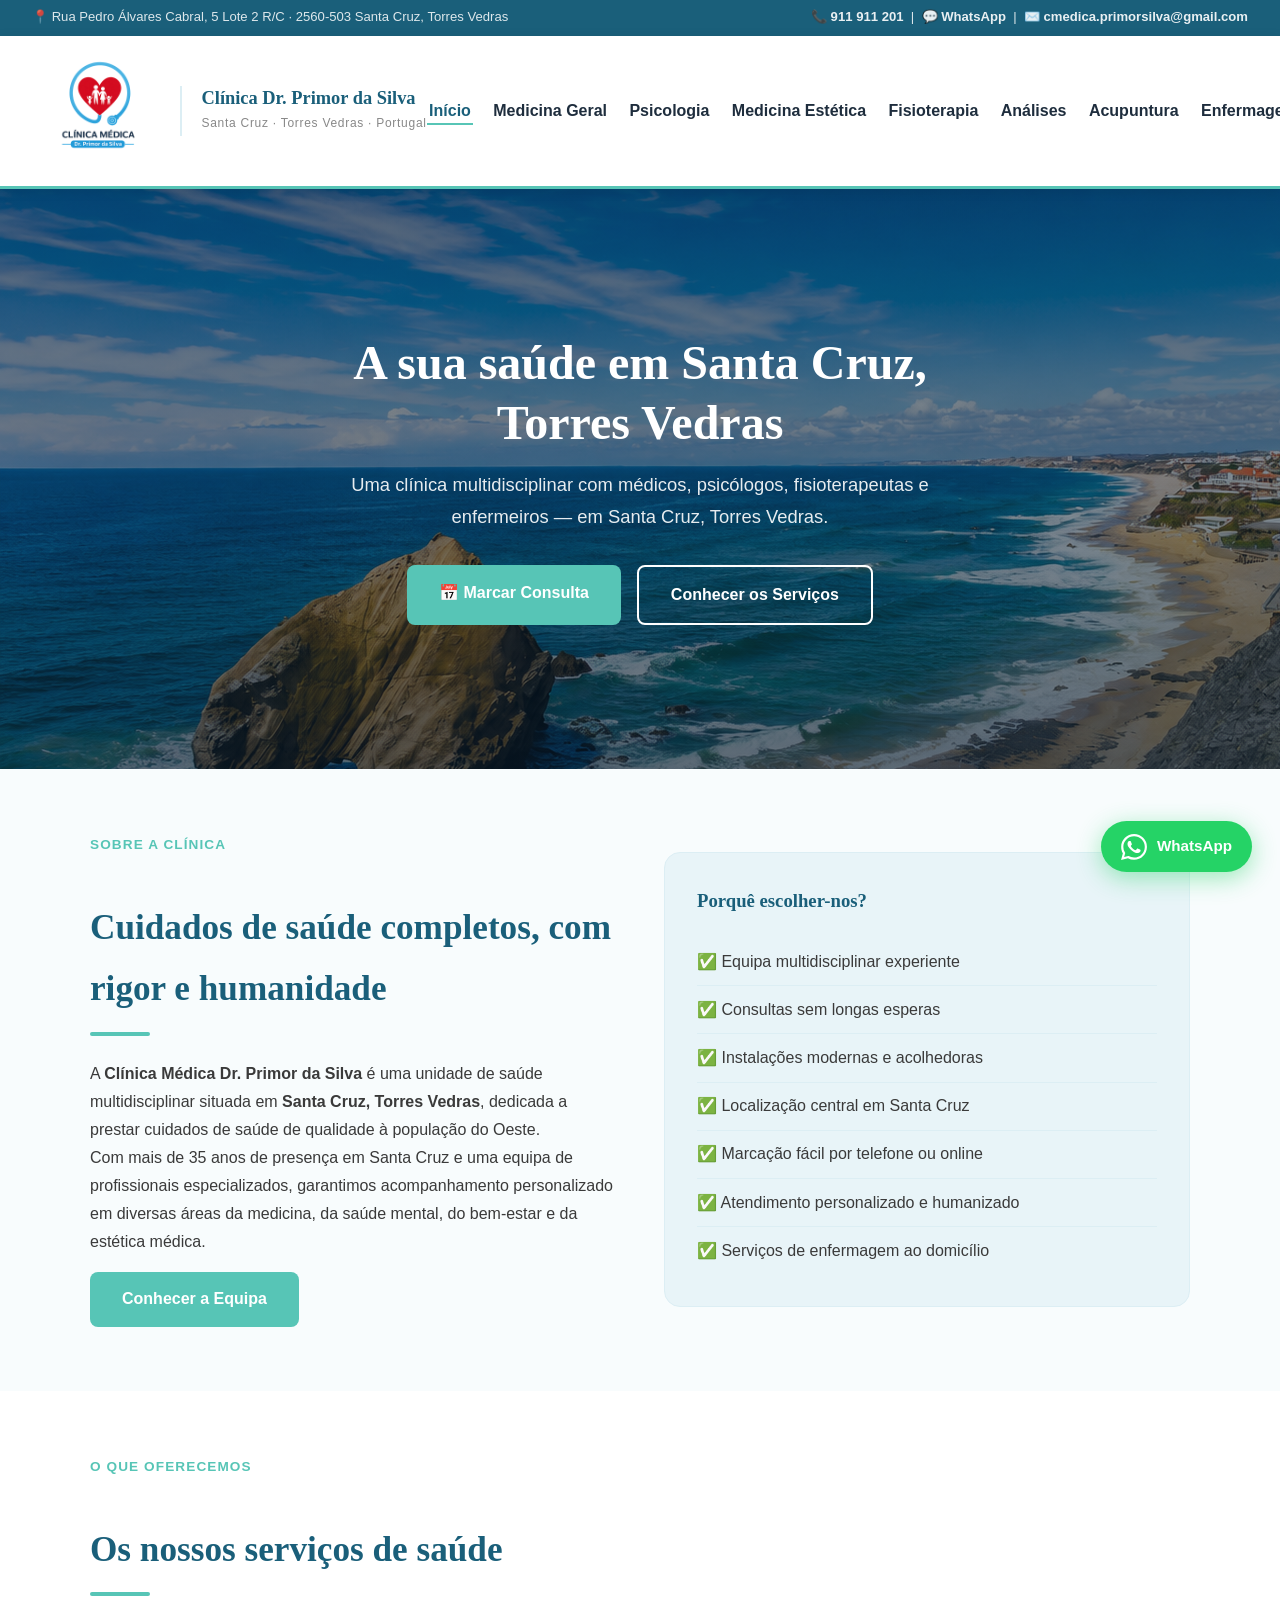
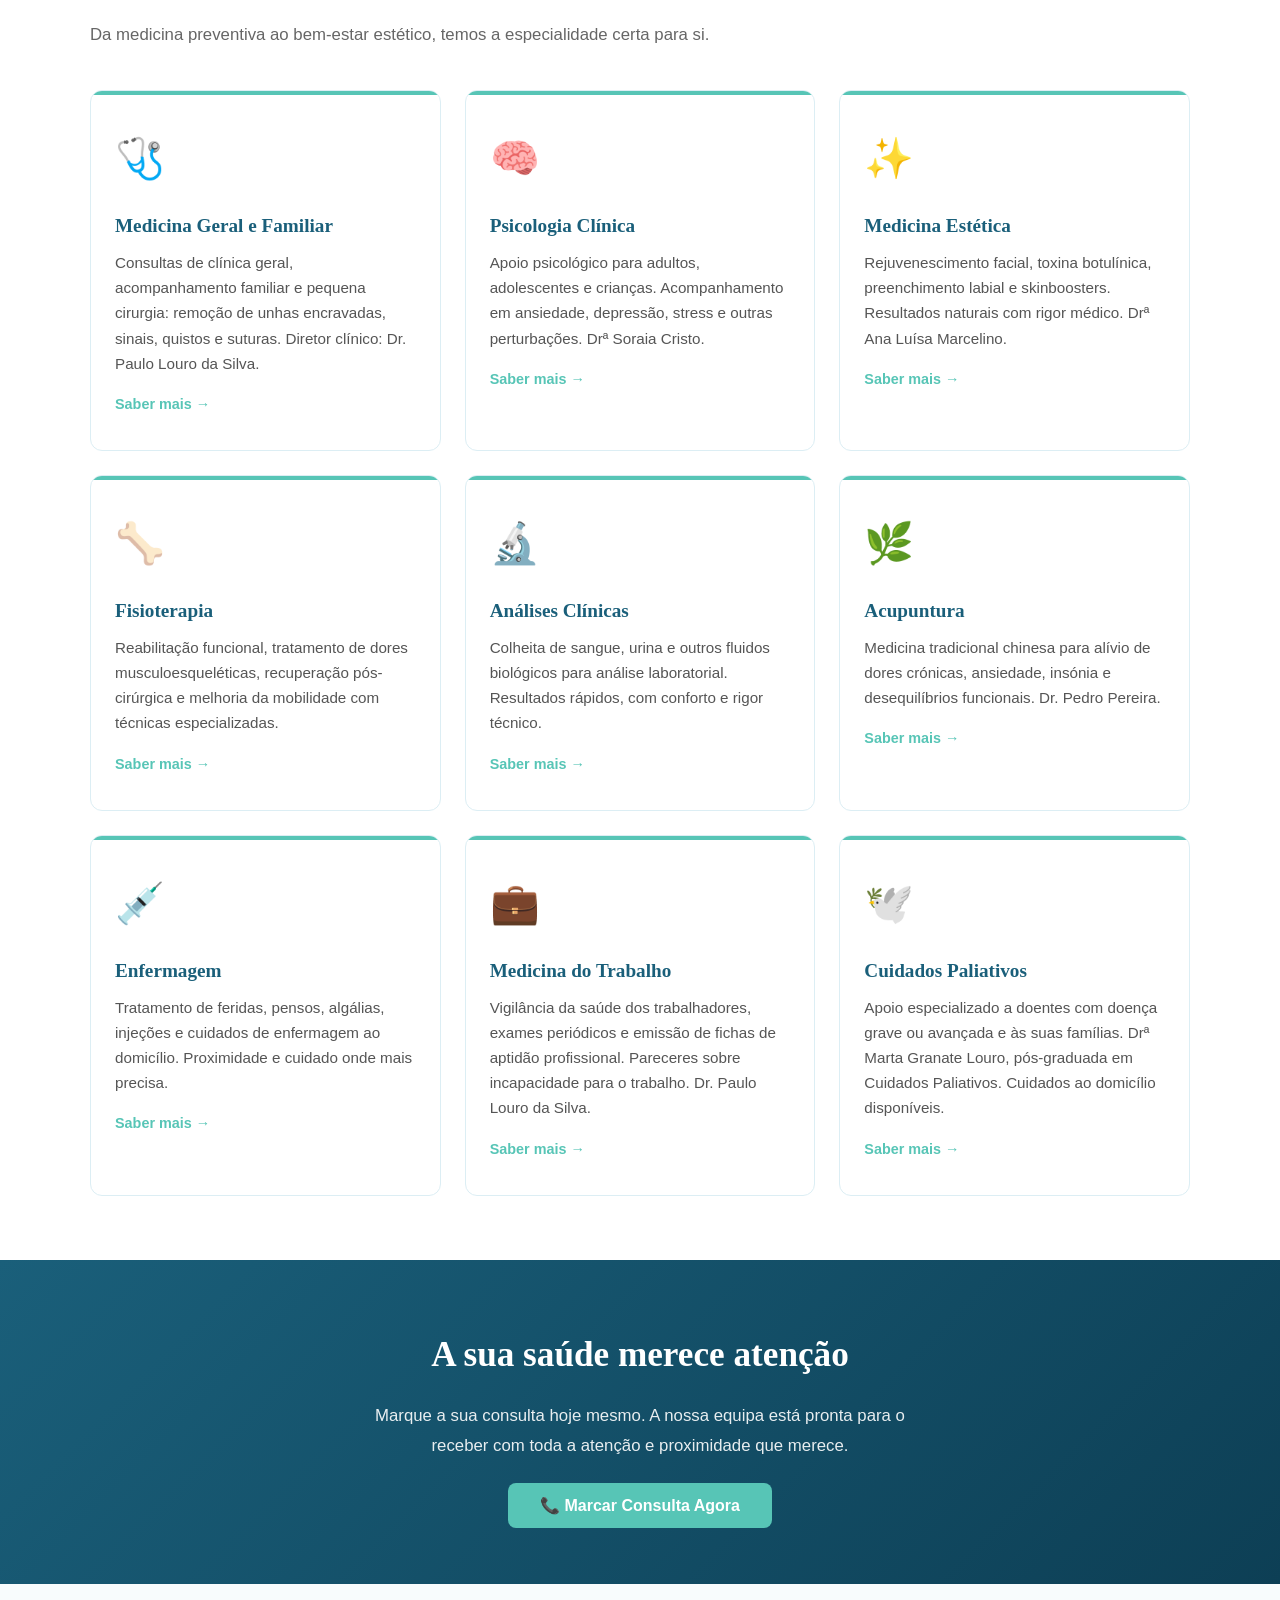
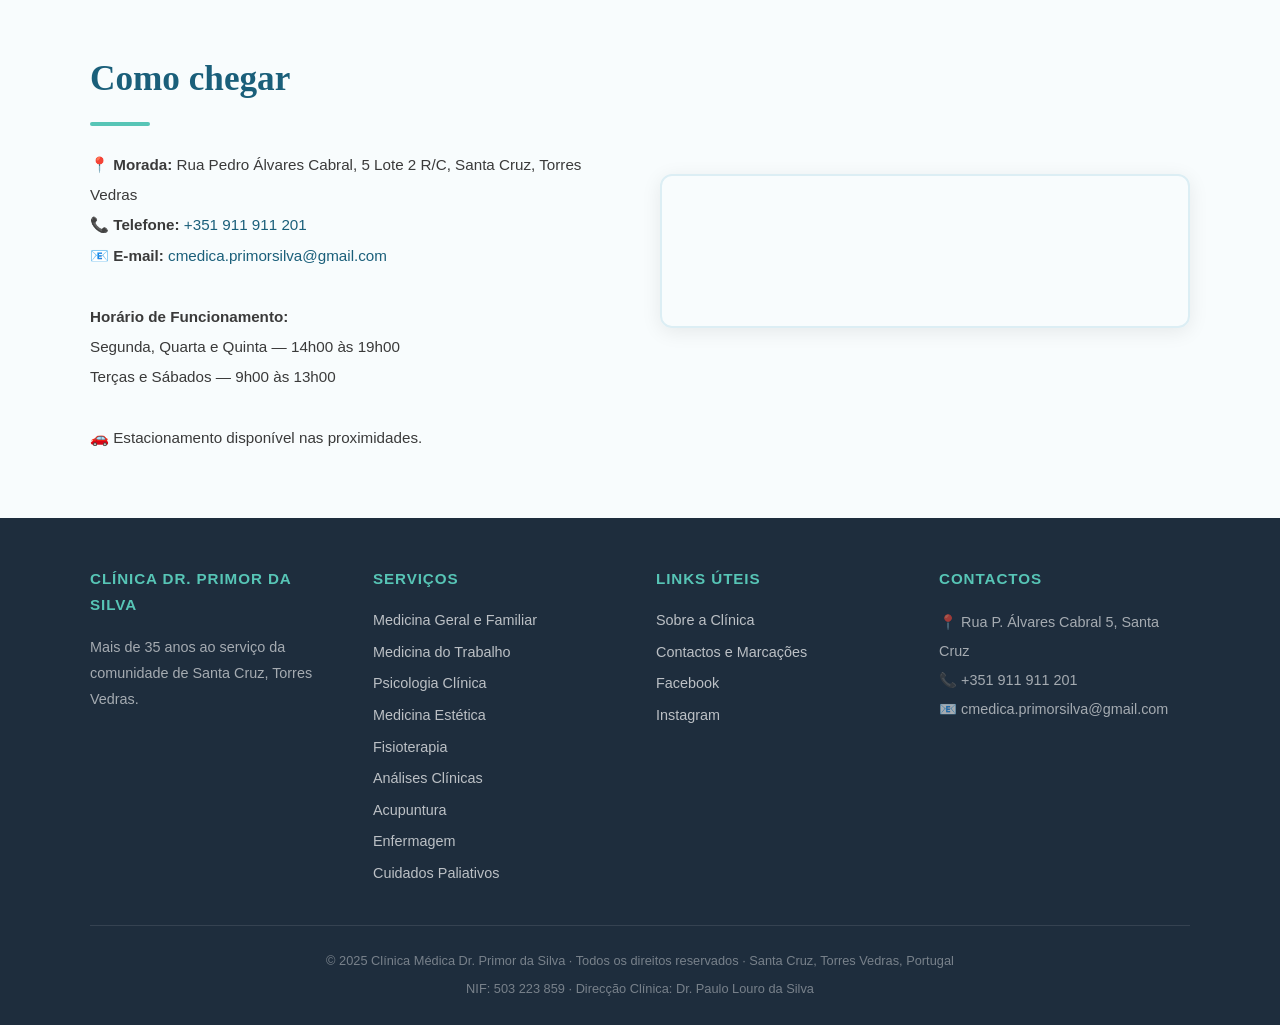
<file: index.html>
<!DOCTYPE html>
<html lang="pt-PT">
<head>
  <meta charset="UTF-8" />
  <meta name="viewport" content="width=device-width, initial-scale=1.0" />

  <!-- ═══ SEO META ═══ -->
  <title>Clínica Dr. Primor da Silva | Medicina em Santa Cruz, Torres Vedras</title>
  <meta name="description" content="Clínica médica em Santa Cruz, Torres Vedras. Medicina Geral, Psicologia, Medicina Estética, Fisioterapia, Análises Clínicas, Acupuntura e Enfermagem. Marque consulta hoje." />
  <meta name="keywords" content="clínica médica Santa Cruz Torres Vedras, médico Santa Cruz, consultas médicas Torres Vedras, Primor da Silva" />
  <link rel="canonical" href="https://www.clinicadrprimor.pt/" />

  <!-- Open Graph -->
  <meta property="og:type" content="website" />
  <meta property="og:title" content="Clínica Dr. Primor da Silva | Santa Cruz, Torres Vedras" />
  <meta property="og:description" content="Cuidados de saúde completos em Santa Cruz. Medicina Geral, Psicologia, Estética, Fisioterapia e muito mais." />
  <meta property="og:url" content="https://www.clinicadrprimor.pt/" />
  <meta property="og:locale" content="pt_PT" />

  <!-- Schema.org -->
  <script type="application/ld+json">
  {
    "@context": "https://schema.org",
    "@type": "MedicalClinic",
    "name": "Clínica Médica Dr. Primor da Silva",
    "description": "Clínica médica multidisciplinar em Santa Cruz, Torres Vedras, com serviços de Medicina Geral e Familiar, Psicologia, Medicina Estética, Fisioterapia, Análises Clínicas, Acupuntura e Enfermagem.",
    "url": "https://www.clinicadrprimor.pt",
    "telephone": "+351911911201",
    "address": {
      "@type": "PostalAddress",
      "streetAddress": "Rua Pedro Álvares Cabral, 5 Lote 2 R/C",
      "addressLocality": "Santa Cruz",
      "addressRegion": "Torres Vedras",
      "postalCode": "2560-503",
      "addressCountry": "PT"
    },
    "geo": {
      "@type": "GeoCoordinates",
      "latitude": 39.1194,
      "longitude": -9.3869
    },
    "openingHoursSpecification": [
      { "@type": "OpeningHoursSpecification", "dayOfWeek": ["Monday","Tuesday","Wednesday","Thursday","Friday"], "opens": "14:00", "closes": "19:00" }
    ],
    "medicalSpecialty": ["GeneralPractice","Psychology","Physiotherapy","Acupuncture"]
  }
  </script>

  <link rel="stylesheet" href="assets/css/style.css" />
<!-- Google Analytics -->
<script async src="https://www.googletagmanager.com/gtag/js?id=G-RZ1Z798HLC"></script>
<script>
  window.dataLayer = window.dataLayer || [];
  function gtag(){dataLayer.push(arguments);}
  gtag('js', new Date());
  gtag('config', 'G-RZ1Z798HLC');
</script>
<!-- Google Analytics -->
<script async src="https://www.googletagmanager.com/gtag/js?id=G-RZ1Z798HLC"></script>
<script>
  window.dataLayer = window.dataLayer || [];
  function gtag(){dataLayer.push(arguments);}
  gtag('js', new Date());
  gtag('config', 'G-RZ1Z798HLC');
</script>
<!-- Google Analytics -->
<script async src="https://www.googletagmanager.com/gtag/js?id=G-RZ1Z798HLC"></script>
<script>
  window.dataLayer = window.dataLayer || [];
  function gtag(){dataLayer.push(arguments);}
  gtag('js', new Date());
  gtag('config', 'G-RZ1Z798HLC');
</script>
<!-- Google Analytics -->
<script async src="https://www.googletagmanager.com/gtag/js?id=G-RZ1Z798HLC"></script>
<script>
  window.dataLayer = window.dataLayer || [];
  function gtag(){dataLayer.push(arguments);}
  gtag('js', new Date());
  gtag('config', 'G-RZ1Z798HLC');
</script>
<!-- Google Analytics -->
<script async src="https://www.googletagmanager.com/gtag/js?id=G-RZ1Z798HLC"></script>
<script>
  window.dataLayer = window.dataLayer || [];
  function gtag(){dataLayer.push(arguments);}
  gtag('js', new Date());
  gtag('config', 'G-RZ1Z798HLC');
</script>
<!-- Google Analytics -->
<script async src="https://www.googletagmanager.com/gtag/js?id=G-RZ1Z798HLC"></script>
<script>
  window.dataLayer = window.dataLayer || [];
  function gtag(){dataLayer.push(arguments);}
  gtag('js', new Date());
  gtag('config', 'G-RZ1Z798HLC');
</script>
<!-- Google Analytics -->
<script async src="https://www.googletagmanager.com/gtag/js?id=G-RZ1Z798HLC"></script>
<script>
  window.dataLayer = window.dataLayer || [];
  function gtag(){dataLayer.push(arguments);}
  gtag('js', new Date());
  gtag('config', 'G-RZ1Z798HLC');
</script>
<!-- Google Analytics -->
<script async src="https://www.googletagmanager.com/gtag/js?id=G-RZ1Z798HLC"></script>
<script>
  window.dataLayer = window.dataLayer || [];
  function gtag(){dataLayer.push(arguments);}
  gtag('js', new Date());
  gtag('config', 'G-RZ1Z798HLC');
</script>
<!-- Google Analytics -->
<script async src="https://www.googletagmanager.com/gtag/js?id=G-RZ1Z798HLC"></script>
<script>
  window.dataLayer = window.dataLayer || [];
  function gtag(){dataLayer.push(arguments);}
  gtag('js', new Date());
  gtag('config', 'G-RZ1Z798HLC');
</script>
<!-- Google Analytics -->
<script async src="https://www.googletagmanager.com/gtag/js?id=G-RZ1Z798HLC"></script>
<script>
  window.dataLayer = window.dataLayer || [];
  function gtag(){dataLayer.push(arguments);}
  gtag('js', new Date());
  gtag('config', 'G-RZ1Z798HLC');
</script>
</head>
<body>

<!-- ═══ TOP BAR ═══ -->
<div class="top-bar">
  <span>📍 Rua Pedro Álvares Cabral, 5 Lote 2 R/C &middot; 2560-503 Santa Cruz, Torres Vedras</span>
  <span>
    <a href="tel:+351911911201">📞 911 911 201</a>
    &nbsp;|&nbsp;
    <a href="https://wa.me/351911911201" target="_blank" rel="noopener">💬 WhatsApp</a>
    &nbsp;|&nbsp;
    <a href="mailto:cmedica.primorsilva@gmail.com">✉️ cmedica.primorsilva@gmail.com</a>
  </span>
</div>

<!-- ═══ HEADER ═══ -->
<header>
  <div class="header-inner">
    <a href="index.html" class="logo" aria-label="Clínica Dr. Primor da Silva — Início">
      <img
        src="assets/images/logo.png"
        alt="Logótipo Clínica Dr. Primor da Silva"
        class="logo-img"
        width="auto"
        height="130"
      />
      <div class="logo-divider" aria-hidden="true"></div>
      <div class="logo-text">
        <h1>Clínica Dr. Primor da Silva</h1>
        <span>Santa Cruz · Torres Vedras · Portugal</span>
      </div>
    </a>
    <nav aria-label="Navegação principal">
      <ul>
        <li><a href="index.html" class="active">Início</a></li>
        <li><a href="pages/medicina-geral.html">Medicina Geral</a></li>
        <li><a href="pages/psicologia.html">Psicologia</a></li>
        <li><a href="pages/medicina-estetica.html">Medicina Estética</a></li>
        <li><a href="pages/fisioterapia.html">Fisioterapia</a></li>
        <li><a href="pages/analises.html">Análises</a></li>
        <li><a href="pages/acupuntura.html">Acupuntura</a></li>
        <li><a href="pages/enfermagem.html">Enfermagem</a></li>
      </ul>
    </nav>
    <a href="pages/contactos.html" class="header-cta">📅 Marcar Consulta</a>

    <!-- Hamburger (mobile only) -->
    <button class="nav-toggle" aria-label="Abrir menu de navegação" aria-expanded="false" aria-controls="mobile-nav">
      <span></span>
      <span></span>
      <span></span>
    </button>
  </div>
</header>
<!-- ═══ MOBILE NAV OVERLAY ═══ -->
<div class="nav-overlay" id="mobile-nav" aria-label="Menu de navegação mobile">
  <button class="nav-close" aria-label="Fechar menu">&#x2715;</button>
  <ul>
        <li><a href="index.html" class="active">Início</a></li>
        <li><a href="pages/medicina-geral.html">Medicina Geral</a></li>
        <li><a href="pages/psicologia.html">Psicologia</a></li>
        <li><a href="pages/medicina-estetica.html">Medicina Estética</a></li>
        <li><a href="pages/fisioterapia.html">Fisioterapia</a></li>
        <li><a href="pages/analises.html">Análises</a></li>
        <li><a href="pages/acupuntura.html">Acupuntura</a></li>
        <li><a href="pages/enfermagem.html">Enfermagem</a></li>
        <li><a href="pages/contactos.html" class="btn-cta">Marcar Consulta</a></li>
      </ul>
</div>

<!-- ═══ HERO COM FOTO ═══ -->
<!--
  ► Colocar a fotografia de Santa Cruz em:  assets/images/hero-santa-cruz.jpg
  ► Ajustar o caminho abaixo se o ficheiro tiver outro nome.
-->
<section class="hero"
         style="background-image: url('assets/images/hero-santa-cruz.jpg');"
         aria-label="Clínica Dr. Primor da Silva — Santa Cruz, Torres Vedras">

  <!-- Overlay escuro para contraste -->
  <div class="hero-overlay" aria-hidden="true"></div>

  <!-- Conteúdo centrado -->
  <div class="hero-content">

    <h2>A sua saúde em Santa Cruz,<br>Torres Vedras</h2>
    <p>Uma clínica multidisciplinar com médicos, psicólogos, fisioterapeutas e enfermeiros — em Santa Cruz, Torres Vedras.</p>

    <!-- Botões de marcação -->
    <div class="hero-btns">
      <a href="pages/contactos.html" class="btn-primary">📅 Marcar Consulta</a>
      <a href="#servicos" class="btn-outline">Conhecer os Serviços</a>
    </div>

  </div>
</section>

<!-- ═══ INTRO ═══ -->
<section style="background: var(--light);">
  <div class="container">
    <div style="display:grid; grid-template-columns: 1fr 1fr; gap: 3rem; align-items:center;">
      <div>
        <p class="section-sub" style="color:var(--secondary); font-weight:700; text-transform:uppercase; letter-spacing:.08em; font-size:.85rem;">Sobre a Clínica</p>
        <h2 class="section-title">Cuidados de saúde completos, com rigor e humanidade</h2>
        <div class="divider"></div>
        <p>A <strong>Clínica Médica Dr. Primor da Silva</strong> é uma unidade de saúde multidisciplinar situada em <strong>Santa Cruz, Torres Vedras</strong>, dedicada a prestar cuidados de saúde de qualidade à população do Oeste.</p>
        <p>Com mais de 35 anos de presença em Santa Cruz e uma equipa de profissionais especializados, garantimos acompanhamento personalizado em diversas áreas da medicina, da saúde mental, do bem-estar e da estética médica.</p>
        <a href="pages/sobre.html" class="btn-primary" style="margin-top:1rem; display:inline-block;">Conhecer a Equipa</a>
      </div>
      <div style="background:var(--accent); border-radius:16px; padding:2rem; border:1px solid var(--border);">
        <h3 style="color:var(--primary); font-family:var(--font-head); margin-bottom:1.25rem;">Porquê escolher-nos?</h3>
        <ul style="list-style:none; padding:0;">
          <li style="padding:.6rem 0; border-bottom:1px solid var(--border);">✅ Equipa multidisciplinar experiente</li>
          <li style="padding:.6rem 0; border-bottom:1px solid var(--border);">✅ Consultas sem longas esperas</li>
          <li style="padding:.6rem 0; border-bottom:1px solid var(--border);">✅ Instalações modernas e acolhedoras</li>
          <li style="padding:.6rem 0; border-bottom:1px solid var(--border);">✅ Localização central em Santa Cruz</li>
          <li style="padding:.6rem 0; border-bottom:1px solid var(--border);">✅ Marcação fácil por telefone ou online</li>
          <li style="padding:.6rem 0; border-bottom:1px solid var(--border);">✅ Atendimento personalizado e humanizado</li>
          <li style="padding:.6rem 0;">✅ Serviços de enfermagem ao domicílio</li>
        </ul>
      </div>
    </div>
  </div>
</section>

<!-- ═══ SERVIÇOS ═══ -->
<section id="servicos">
  <div class="container">
    <p class="section-sub" style="color:var(--secondary); font-weight:700; text-transform:uppercase; letter-spacing:.08em; font-size:.85rem;">O que oferecemos</p>
    <h2 class="section-title">Os nossos serviços de saúde</h2>
    <div class="divider"></div>
    <p class="section-sub">Da medicina preventiva ao bem-estar estético, temos a especialidade certa para si.</p>

    <div class="services-grid">

      <div class="service-card">
        <div class="icon">🩺</div>
        <h3>Medicina Geral e Familiar</h3>
        <p>Consultas de clínica geral, acompanhamento familiar e pequena cirurgia: remoção de unhas encravadas, sinais, quistos e suturas. Diretor clínico: Dr. Paulo Louro da Silva.</p>
        <a class="card-link" href="pages/medicina-geral.html">Saber mais →</a>
      </div>

      <div class="service-card">
        <div class="icon">🧠</div>
        <h3>Psicologia Clínica</h3>
        <p>Apoio psicológico para adultos, adolescentes e crianças. Acompanhamento em ansiedade, depressão, stress e outras perturbações. Drª Soraia Cristo.</p>
        <a class="card-link" href="pages/psicologia.html">Saber mais →</a>
      </div>

      <div class="service-card">
        <div class="icon">✨</div>
        <h3>Medicina Estética</h3>
        <p>Rejuvenescimento facial, toxina botulínica, preenchimento labial e skinboosters. Resultados naturais com rigor médico. Drª Ana Luísa Marcelino.</p>
        <a class="card-link" href="pages/medicina-estetica.html">Saber mais →</a>
      </div>

      <div class="service-card">
        <div class="icon">🦴</div>
        <h3>Fisioterapia</h3>
        <p>Reabilitação funcional, tratamento de dores musculoesqueléticas, recuperação pós-cirúrgica e melhoria da mobilidade com técnicas especializadas.</p>
        <a class="card-link" href="pages/fisioterapia.html">Saber mais →</a>
      </div>

      <div class="service-card">
        <div class="icon">🔬</div>
        <h3>Análises Clínicas</h3>
        <p>Colheita de sangue, urina e outros fluidos biológicos para análise laboratorial. Resultados rápidos, com conforto e rigor técnico.</p>
        <a class="card-link" href="pages/analises.html">Saber mais →</a>
      </div>

      <div class="service-card">
        <div class="icon">🌿</div>
        <h3>Acupuntura</h3>
        <p>Medicina tradicional chinesa para alívio de dores crónicas, ansiedade, insónia e desequilíbrios funcionais. Dr. Pedro Pereira.</p>
        <a class="card-link" href="pages/acupuntura.html">Saber mais →</a>
      </div>

      <div class="service-card">
        <div class="icon">💉</div>
        <h3>Enfermagem</h3>
        <p>Tratamento de feridas, pensos, algálias, injeções e cuidados de enfermagem ao domicílio. Proximidade e cuidado onde mais precisa.</p>
        <a class="card-link" href="pages/enfermagem.html">Saber mais →</a>
      </div>

      <div class="service-card">
        <div class="icon">💼</div>
        <h3>Medicina do Trabalho</h3>
        <p>Vigilância da saúde dos trabalhadores, exames periódicos e emissão de fichas de aptidão profissional. Pareceres sobre incapacidade para o trabalho. Dr. Paulo Louro da Silva.</p>
        <a class="card-link" href="pages/medicina-trabalho.html">Saber mais →</a>
      </div>

      <div class="service-card">
        <div class="icon">🕊️</div>
        <h3>Cuidados Paliativos</h3>
        <p>Apoio especializado a doentes com doença grave ou avançada e às suas famílias. Drª Marta Granate Louro, pós-graduada em Cuidados Paliativos. Cuidados ao domicílio disponíveis.</p>
        <a class="card-link" href="pages/cuidados-paliativos.html">Saber mais →</a>
      </div>

    </div>
  </div>
</section>

<!-- ═══ CTA CENTRAL ═══ -->
<section style="background: linear-gradient(135deg, var(--primary) 0%, #0d3f55 100%); color:#fff; text-align:center; padding:4rem 2rem;">
  <div class="container">
    <h2 style="font-family:var(--font-head); font-size:clamp(1.5rem,3vw,2.2rem); margin-bottom:1rem;">A sua saúde merece atenção</h2>
    <p style="max-width:560px; margin:0 auto 2rem; opacity:.9; font-size:1.05rem;">Marque a sua consulta hoje mesmo. A nossa equipa está pronta para o receber com toda a atenção e proximidade que merece.</p>
    <a href="pages/contactos.html" class="btn-primary">📞 Marcar Consulta Agora</a>
  </div>
</section>

<!-- ═══ LOCALIZAÇÃO ═══ -->
<section style="background:var(--light);">
  <div class="container">
    <div style="display:grid; grid-template-columns:1fr 1fr; gap:2.5rem; align-items:center;">
      <div>
        <h2 class="section-title">Como chegar</h2>
        <div class="divider"></div>
        <div class="contact-info">
          <p>📍 <strong>Morada:</strong> Rua Pedro Álvares Cabral, 5 Lote 2 R/C, Santa Cruz, Torres Vedras</p>
          <p>📞 <strong>Telefone:</strong> <a href="tel:+351911911201">+351 911 911 201</a></p>
          <p>📧 <strong>E-mail:</strong> <a href="mailto:cmedica.primorsilva@gmail.com">cmedica.primorsilva@gmail.com</a></p>
          <br>
          <p><strong>Horário de Funcionamento:</strong></p>
          <p>Segunda, Quarta e Quinta — 14h00 às 19h00</p>
          <p>Terças e Sábados — 9h00 às 13h00</p>
          <br>
          <p>🚗 Estacionamento disponível nas proximidades.</p>
        </div>
      </div>
      <div style="border-radius:12px; overflow:hidden; border:2px solid var(--border); box-shadow:0 4px 20px rgba(0,0,0,.08);">
        <iframe
          src="https://maps.google.com/maps?q=Clínica+Médica+Dr.+Primor+da+Silva,+Rua+Pedro+Álvares+Cabral+5,+2560-503+Silveira+Torres+Vedras+Portugal&output=embed&hl=pt&z=16"
          width="100%"
          height="320"
          style="border:0; display:block;"
          allowfullscreen=""
          loading="lazy"
          referrerpolicy="no-referrer-when-downgrade"
          title="Clínica Dr. Primor da Silva — Santa Cruz, Torres Vedras">
        </iframe>
      </div>
    </div>
  </div>
</section>

<!-- ═══ FOOTER ═══ -->
<footer>
  <div class="footer-grid">
    <div class="footer-col">
      <h4>Clínica Dr. Primor da Silva</h4>
      <p style="color:rgba(255,255,255,.6); font-size:.9rem; line-height:1.8;">Mais de 35 anos ao serviço da comunidade de Santa Cruz, Torres Vedras.</p>
    </div>
  
  <div class="footer-col">
      <h4>Serviços</h4>
      <ul>
        <li><a href="pages/medicina-geral.html">Medicina Geral e Familiar</a></li>
        <li><a href="pages/medicina-trabalho.html">Medicina do Trabalho</a></li>
        <li><a href="pages/psicologia.html">Psicologia Clínica</a></li>
        <li><a href="pages/medicina-estetica.html">Medicina Estética</a></li>
        <li><a href="pages/fisioterapia.html">Fisioterapia</a></li>
        <li><a href="pages/analises.html">Análises Clínicas</a></li>
        <li><a href="pages/acupuntura.html">Acupuntura</a></li>
        <li><a href="pages/enfermagem.html">Enfermagem</a></li>
        <li><a href="pages/cuidados-paliativos.html">Cuidados Paliativos</a></li>
      </ul>
    </div>
    <div class="footer-col">
      <h4>Links Úteis</h4>
      <ul>
        <li><a href="pages/sobre.html">Sobre a Clínica</a></li>
        <li><a href="pages/contactos.html">Contactos e Marcações</a></li>
        <li><a href="#">Facebook</a></li>
        <li><a href="#">Instagram</a></li>
      </ul>
    </div>
    <div class="footer-col">
      <h4>Contactos</h4>
      <p style="color:rgba(255,255,255,.6); line-height:2; font-size:.9rem;">
        📍 Rua P. Álvares Cabral 5, Santa Cruz<br>
        📞 +351 911 911 201<br>
        📧 cmedica.primorsilva@gmail.com
      </p>
    </div>
  </div>
  <div class="footer-bottom">
    <p>© 2025 Clínica Médica Dr. Primor da Silva · Todos os direitos reservados · Santa Cruz, Torres Vedras, Portugal</p>
    <p style="margin-top:.4rem;">NIF: 503 223 859 · Direcção Clínica: Dr. Paulo Louro da Silva</p>
  </div>
</footer>


<!-- ═══ WHATSAPP FLUTUANTE ═══ -->
<a href="https://wa.me/351911911201?text=Ol%C3%A1%2C%20gostaria%20de%20marcar%20uma%20consulta%20na%20Cl%C3%ADnica%20Dr.%20Primor%20da%20Silva."
   class="whatsapp-float"
   target="_blank"
   rel="noopener"
   aria-label="Enviar mensagem WhatsApp para a clínica">
  <svg viewBox="0 0 24 24" fill="currentColor" xmlns="http://www.w3.org/2000/svg">
    <path d="M17.472 14.382c-.297-.149-1.758-.867-2.03-.967-.273-.099-.471-.148-.67.15-.197.297-.767.966-.94 1.164-.173.199-.347.223-.644.075-.297-.15-1.255-.463-2.39-1.475-.883-.788-1.48-1.761-1.653-2.059-.173-.297-.018-.458.13-.606.134-.133.298-.347.446-.52.149-.174.198-.298.298-.497.099-.198.05-.371-.025-.52-.075-.149-.669-1.612-.916-2.207-.242-.579-.487-.5-.669-.51-.173-.008-.371-.01-.57-.01-.198 0-.52.074-.792.372-.272.297-1.04 1.016-1.04 2.479 0 1.462 1.065 2.875 1.213 3.074.149.198 2.096 3.2 5.077 4.487.709.306 1.262.489 1.694.625.712.227 1.36.195 1.871.118.571-.085 1.758-.719 2.006-1.413.248-.694.248-1.289.173-1.413-.074-.124-.272-.198-.57-.347m-5.421 7.403h-.004a9.87 9.87 0 01-5.031-1.378l-.361-.214-3.741.982.998-3.648-.235-.374a9.86 9.86 0 01-1.51-5.26c.001-5.45 4.436-9.884 9.888-9.884 2.64 0 5.122 1.03 6.988 2.898a9.825 9.825 0 012.893 6.994c-.003 5.45-4.437 9.884-9.885 9.884m8.413-18.297A11.815 11.815 0 0012.05 0C5.495 0 .16 5.335.157 11.892c0 2.096.547 4.142 1.588 5.945L.057 24l6.305-1.654a11.882 11.882 0 005.683 1.448h.005c6.554 0 11.89-5.335 11.893-11.893a11.821 11.821 0 00-3.48-8.413z"/>
  </svg>
  <span>WhatsApp</span>
</a>

<script src="assets/js/main.js"></script>

</body>
</html>
<!-- teste -->
</file>
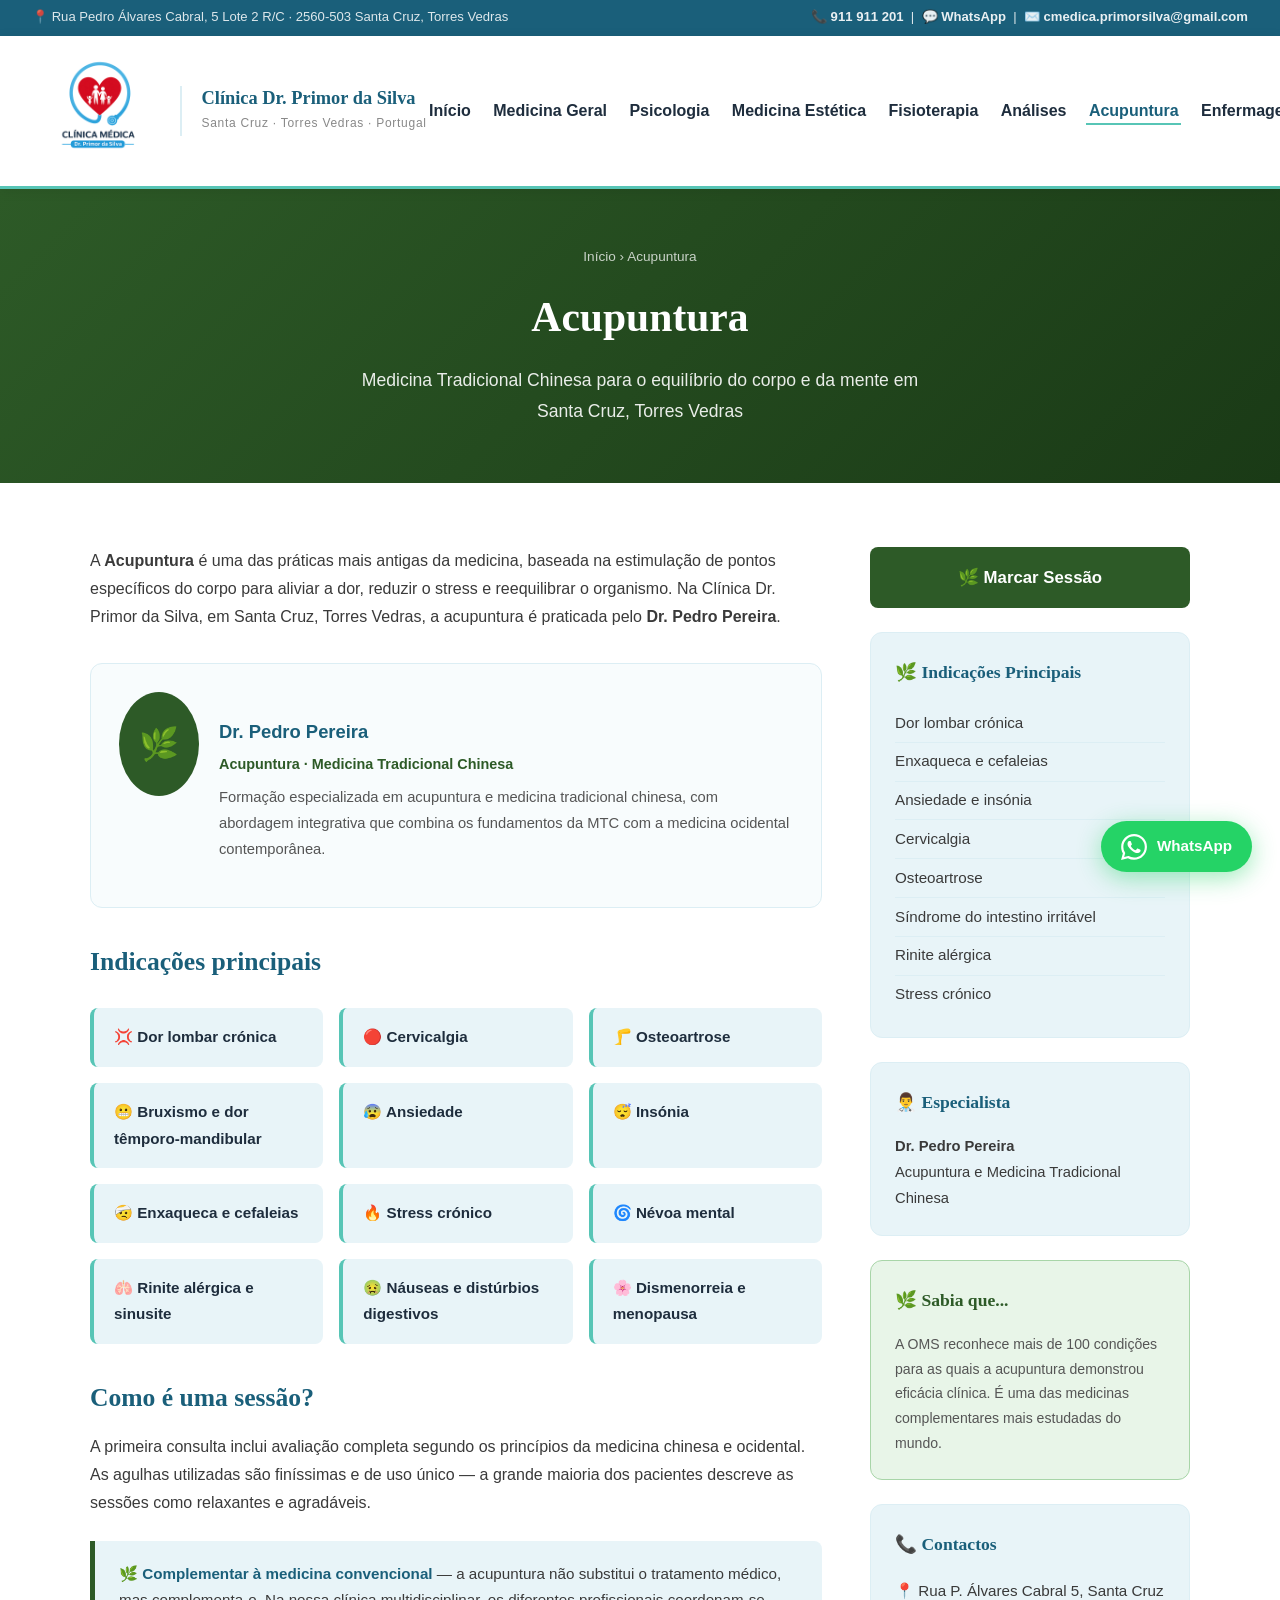
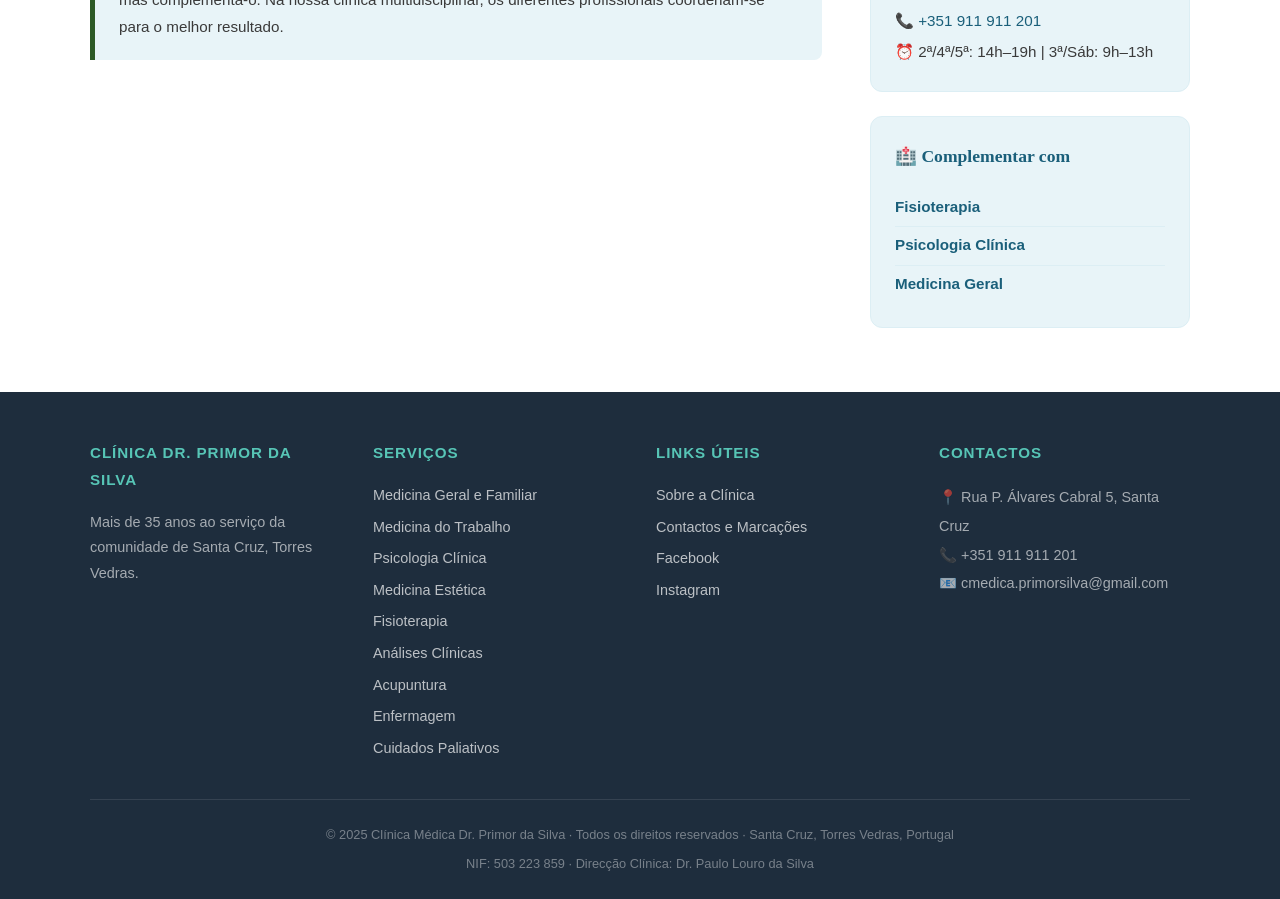
<file: pages/acupuntura.html>
<!DOCTYPE html>
<html lang="pt-PT">
<head>
  <meta charset="UTF-8" />
  <meta name="viewport" content="width=device-width, initial-scale=1.0" />

  <!-- ═══ SEO META ═══ -->
  <title>Acupuntura em Santa Cruz, Torres Vedras | Dor Crónica, Ansiedade e Insónia</title>
  <meta name="description" content="Acupuntura em Santa Cruz, Torres Vedras com o Dr. Pedro Pereira. Tratamento de dores crónicas, ansiedade, insónia, enxaquecas e desequilíbrios funcionais. Medicina tradicional chinesa com rigor clínico." />
  <meta name="keywords" content="acupuntura Santa Cruz Torres Vedras, acupunturista Torres Vedras, acupuntura dor crónica Santa Cruz, Dr. Pedro Pereira acupuntura, medicina chinesa Torres Vedras" />
  <link rel="canonical" href="https://www.clinicadrprimor.pt/pages/acupuntura.html" />

  <meta property="og:title" content="Acupuntura em Santa Cruz, Torres Vedras — Dr. Pedro Pereira" />
  <meta property="og:description" content="Tratamento de dores crónicas, ansiedade, insónia e enxaquecas com acupuntura em Santa Cruz. Dr. Pedro Pereira. Clínica Dr. Primor da Silva." />
  <meta property="og:url" content="https://www.clinicadrprimor.pt/pages/acupuntura.html" />

  <link rel="stylesheet" href="../assets/css/style.css" />
<!-- Google Analytics -->
<script async src="https://www.googletagmanager.com/gtag/js?id=G-RZ1Z798HLC"></script>
<script>
  window.dataLayer = window.dataLayer || [];
  function gtag(){dataLayer.push(arguments);}
  gtag('js', new Date());
  gtag('config', 'G-RZ1Z798HLC');
</script>
</head>
<body>

<!-- ═══ TOP BAR ═══ -->
<div class="top-bar">
  <span>📍 Rua Pedro Álvares Cabral, 5 Lote 2 R/C &middot; 2560-503 Santa Cruz, Torres Vedras</span>
  <span>
    <a href="tel:+351911911201">📞 911 911 201</a>
    &nbsp;|&nbsp;
    <a href="https://wa.me/351911911201" target="_blank" rel="noopener">💬 WhatsApp</a>
    &nbsp;|&nbsp;
    <a href="mailto:cmedica.primorsilva@gmail.com">✉️ cmedica.primorsilva@gmail.com</a>
  </span>
</div>

<header>
  <div class="header-inner">
    <a href="../index.html" class="logo" aria-label="Clínica Dr. Primor da Silva — Início">
      <img
        src="../assets/images/logo.png"
        alt="Logótipo Clínica Dr. Primor da Silva"
        class="logo-img"
        width="auto"
        height="130"
      />
      <div class="logo-divider" aria-hidden="true"></div>
      <div class="logo-text">
        <h1>Clínica Dr. Primor da Silva</h1>
        <span>Santa Cruz · Torres Vedras · Portugal</span>
      </div>
    </a>
    <nav aria-label="Navegação principal">
      <ul>
        <li><a href="../index.html">Início</a></li>
        <li><a href="medicina-geral.html">Medicina Geral</a></li>
        <li><a href="psicologia.html">Psicologia</a></li>
        <li><a href="medicina-estetica.html">Medicina Estética</a></li>
        <li><a href="fisioterapia.html">Fisioterapia</a></li>
        <li><a href="analises.html">Análises</a></li>
        <li><a href="acupuntura.html" class="active">Acupuntura</a></li>
        <li><a href="enfermagem.html">Enfermagem</a></li>
      </ul>
    </nav>
    <a href="contactos.html" class="header-cta">📅 Marcar Consulta</a>

    <!-- Hamburger (mobile only) -->
    <button class="nav-toggle" aria-label="Abrir menu de navegação" aria-expanded="false" aria-controls="mobile-nav">
      <span></span>
      <span></span>
      <span></span>
    </button>
  </div>
</header>
<!-- ═══ MOBILE NAV OVERLAY ═══ -->
<div class="nav-overlay" id="mobile-nav" aria-label="Menu de navegação mobile">
  <button class="nav-close" aria-label="Fechar menu">&#x2715;</button>
  <ul>
        <li><a href="../index.html">Início</a></li>
        <li><a href="medicina-geral.html">Medicina Geral</a></li>
        <li><a href="psicologia.html">Psicologia</a></li>
        <li><a href="medicina-estetica.html">Medicina Estética</a></li>
        <li><a href="fisioterapia.html">Fisioterapia</a></li>
        <li><a href="analises.html">Análises</a></li>
        <li><a href="acupuntura.html" class="active">Acupuntura</a></li>
        <li><a href="enfermagem.html">Enfermagem</a></li>
        <li><a href="contactos.html" class="btn-cta">Marcar Consulta</a></li>
      </ul>
</div>

<div class="page-hero" style="background: linear-gradient(135deg, #2d5a27 0%, #1a3a16 100%);">
  <div class="container">
    <p class="breadcrumb"><a href="../index.html">Início</a> › Acupuntura</p>
    <h1>Acupuntura</h1>
    <p class="tagline">Medicina Tradicional Chinesa para o equilíbrio do corpo e da mente em Santa Cruz, Torres Vedras</p>
  </div>
</div>

<section>
  <div class="container">
    <div class="content-wrap">
      <main class="main-content">

        <p>A <strong>Acupuntura</strong> é uma das práticas mais antigas da medicina, baseada na estimulação de pontos específicos do corpo para aliviar a dor, reduzir o stress e reequilibrar o organismo. Na Clínica Dr. Primor da Silva, em Santa Cruz, Torres Vedras, a acupuntura é praticada pelo <strong>Dr. Pedro Pereira</strong>.</p>

        <div class="doctor-card">
          <div class="doctor-avatar" style="background:#2d5a27;">🌿</div>
          <div class="doctor-info">
            <h3>Dr. Pedro Pereira</h3>
            <p class="title" style="color:#2d5a27;">Acupuntura · Medicina Tradicional Chinesa</p>
            <p>Formação especializada em acupuntura e medicina tradicional chinesa, com abordagem integrativa que combina os fundamentos da MTC com a medicina ocidental contemporânea.</p>
          </div>
        </div>

        <h2>Indicações principais</h2>

        <div class="treatments-grid">
          <div class="treatment-item">💢 Dor lombar crónica</div>
          <div class="treatment-item">🔴 Cervicalgia</div>
          <div class="treatment-item">🦵 Osteoartrose</div>
          <div class="treatment-item">😬 Bruxismo e dor têmporo-mandibular</div>
          <div class="treatment-item">😰 Ansiedade</div>
          <div class="treatment-item">😴 Insónia</div>
          <div class="treatment-item">🤕 Enxaqueca e cefaleias</div>
          <div class="treatment-item">🔥 Stress crónico</div>
          <div class="treatment-item">🌀 Névoa mental</div>
          <div class="treatment-item">🫁 Rinite alérgica e sinusite</div>
          <div class="treatment-item">🤢 Náuseas e distúrbios digestivos</div>
          <div class="treatment-item">🌸 Dismenorreia e menopausa</div>
        </div>

        <h2>Como é uma sessão?</h2>
        <p>A primeira consulta inclui avaliação completa segundo os princípios da medicina chinesa e ocidental. As agulhas utilizadas são finíssimas e de uso único — a grande maioria dos pacientes descreve as sessões como relaxantes e agradáveis.</p>

        <div class="info-box" style="border-left-color:#2d5a27;">
          <strong>🌿 Complementar à medicina convencional</strong> — a acupuntura não substitui o tratamento médico, mas complementa-o. Na nossa clínica multidisciplinar, os diferentes profissionais coordenam-se para o melhor resultado.
        </div>

</main>

      <aside class="sidebar">
        <a href="contactos.html" class="btn-marcacao" style="background:#2d5a27;">🌿 Marcar Sessão</a>

        <div class="sidebar-card">
          <h4>🌿 Indicações Principais</h4>
          <ul>
            <li>Dor lombar crónica</li>
            <li>Enxaqueca e cefaleias</li>
            <li>Ansiedade e insónia</li>
            <li>Cervicalgia</li>
            <li>Osteoartrose</li>
            <li>Síndrome do intestino irritável</li>
            <li>Rinite alérgica</li>
            <li>Stress crónico</li>
          </ul>
        </div>

        <div class="sidebar-card">
          <h4>👨‍⚕️ Especialista</h4>
          <p style="font-size:.92rem;"><strong>Dr. Pedro Pereira</strong><br>Acupuntura e Medicina Tradicional Chinesa</p>
        </div>

        <div class="sidebar-card" style="background:#e8f5e8; border-color:#a8d5a8;">
          <h4 style="color:#2d5a27;">🌿 Sabia que...</h4>
          <p style="font-size:.88rem; color:#555;">A OMS reconhece mais de 100 condições para as quais a acupuntura demonstrou eficácia clínica. É uma das medicinas complementares mais estudadas do mundo.</p>
        </div>

        <div class="sidebar-card">
          <h4>📞 Contactos</h4>
          <div class="contact-info">
            <p>📍 Rua P. Álvares Cabral 5, Santa Cruz</p>
            <p>📞 <a href="tel:+351911911201">+351 911 911 201</a></p>
            <p>⏰ 2ª/4ª/5ª: 14h–19h | 3ª/Sáb: 9h–13h</p>
          </div>
        </div>

        <div class="sidebar-card">
          <h4>🏥 Complementar com</h4>
          <ul>
            <li><a href="fisioterapia.html">Fisioterapia</a></li>
            <li><a href="psicologia.html">Psicologia Clínica</a></li>
            <li><a href="medicina-geral.html">Medicina Geral</a></li>
          </ul>
        </div>
      </aside>
    </div>
  </div>
</section>

<footer>
  <div class="footer-grid">
    <div class="footer-col">
      <h4>Clínica Dr. Primor da Silva</h4>
      <p style="color:rgba(255,255,255,.6); font-size:.9rem; line-height:1.8;">Mais de 35 anos ao serviço da comunidade de Santa Cruz, Torres Vedras.</p>
    </div>
  
  <div class="footer-col">
      <h4>Serviços</h4>
      <ul>
        <li><a href="medicina-geral.html">Medicina Geral e Familiar</a></li>
        <li><a href="medicina-trabalho.html">Medicina do Trabalho</a></li>
        <li><a href="psicologia.html">Psicologia Clínica</a></li>
        <li><a href="medicina-estetica.html">Medicina Estética</a></li>
        <li><a href="fisioterapia.html">Fisioterapia</a></li>
        <li><a href="analises.html">Análises Clínicas</a></li>
        <li><a href="acupuntura.html">Acupuntura</a></li>
        <li><a href="enfermagem.html">Enfermagem</a></li>
        <li><a href="cuidados-paliativos.html">Cuidados Paliativos</a></li>
      </ul>
    </div>
    <div class="footer-col">
      <h4>Links Úteis</h4>
      <ul>
        <li><a href="sobre.html">Sobre a Clínica</a></li>
        <li><a href="contactos.html">Contactos e Marcações</a></li>
        <li><a href="#">Facebook</a></li>
        <li><a href="#">Instagram</a></li>
      </ul>
    </div>
    <div class="footer-col">
      <h4>Contactos</h4>
      <p style="color:rgba(255,255,255,.6); line-height:2; font-size:.9rem;">
        📍 Rua P. Álvares Cabral 5, Santa Cruz<br>
        📞 +351 911 911 201<br>
        📧 cmedica.primorsilva@gmail.com
      </p>
    </div>
  </div>
  <div class="footer-bottom">
    <p>© 2025 Clínica Médica Dr. Primor da Silva · Todos os direitos reservados · Santa Cruz, Torres Vedras, Portugal</p>
    <p style="margin-top:.4rem;">NIF: 503 223 859 · Direcção Clínica: Dr. Paulo Louro da Silva</p>
  </div>
</footer>


<!-- ═══ WHATSAPP FLUTUANTE ═══ -->
<a href="https://wa.me/351911911201?text=Ol%C3%A1%2C%20gostaria%20de%20marcar%20uma%20consulta%20na%20Cl%C3%ADnica%20Dr.%20Primor%20da%20Silva."
   class="whatsapp-float"
   target="_blank"
   rel="noopener"
   aria-label="Enviar mensagem WhatsApp para a clínica">
  <svg viewBox="0 0 24 24" fill="currentColor" xmlns="http://www.w3.org/2000/svg">
    <path d="M17.472 14.382c-.297-.149-1.758-.867-2.03-.967-.273-.099-.471-.148-.67.15-.197.297-.767.966-.94 1.164-.173.199-.347.223-.644.075-.297-.15-1.255-.463-2.39-1.475-.883-.788-1.48-1.761-1.653-2.059-.173-.297-.018-.458.13-.606.134-.133.298-.347.446-.52.149-.174.198-.298.298-.497.099-.198.05-.371-.025-.52-.075-.149-.669-1.612-.916-2.207-.242-.579-.487-.5-.669-.51-.173-.008-.371-.01-.57-.01-.198 0-.52.074-.792.372-.272.297-1.04 1.016-1.04 2.479 0 1.462 1.065 2.875 1.213 3.074.149.198 2.096 3.2 5.077 4.487.709.306 1.262.489 1.694.625.712.227 1.36.195 1.871.118.571-.085 1.758-.719 2.006-1.413.248-.694.248-1.289.173-1.413-.074-.124-.272-.198-.57-.347m-5.421 7.403h-.004a9.87 9.87 0 01-5.031-1.378l-.361-.214-3.741.982.998-3.648-.235-.374a9.86 9.86 0 01-1.51-5.26c.001-5.45 4.436-9.884 9.888-9.884 2.64 0 5.122 1.03 6.988 2.898a9.825 9.825 0 012.893 6.994c-.003 5.45-4.437 9.884-9.885 9.884m8.413-18.297A11.815 11.815 0 0012.05 0C5.495 0 .16 5.335.157 11.892c0 2.096.547 4.142 1.588 5.945L.057 24l6.305-1.654a11.882 11.882 0 005.683 1.448h.005c6.554 0 11.89-5.335 11.893-11.893a11.821 11.821 0 00-3.48-8.413z"/>
  </svg>
  <span>WhatsApp</span>
</a>

<script src="../assets/js/main.js"></script>

</body>
</html>
</file>
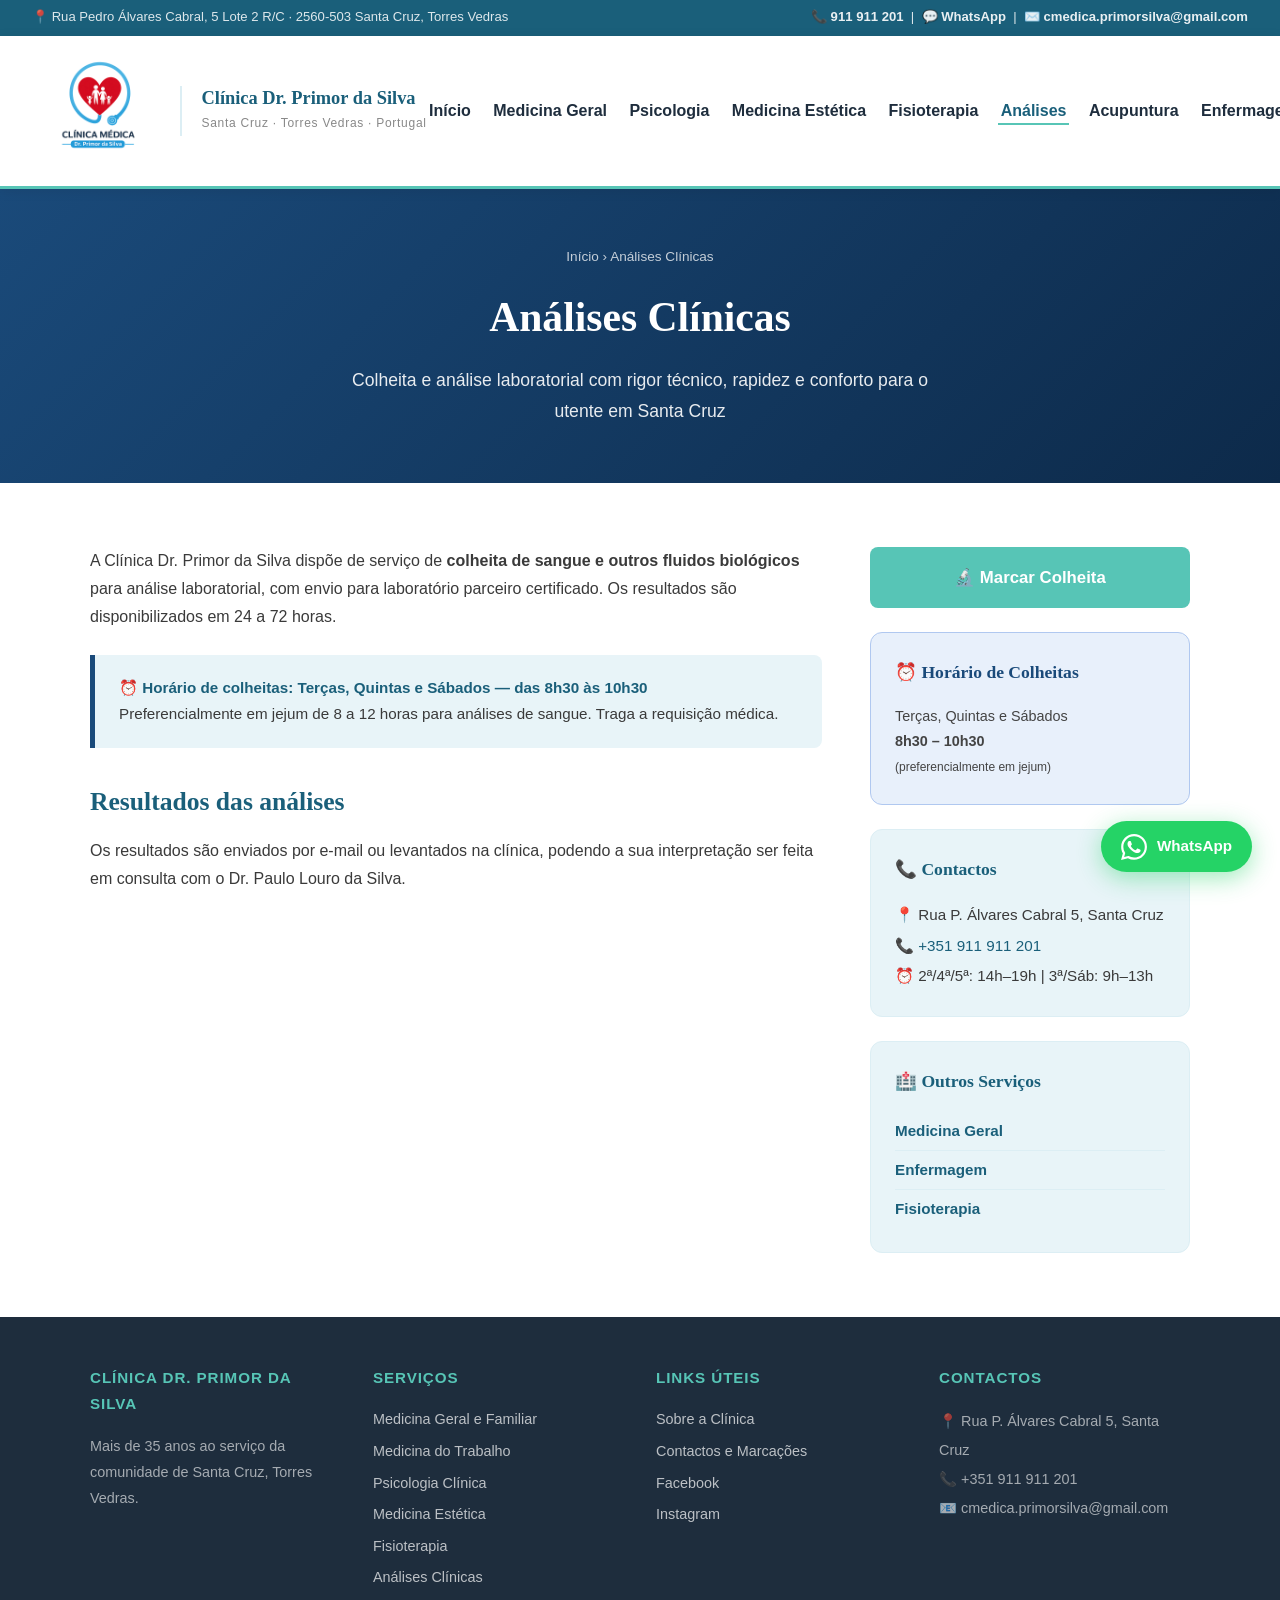
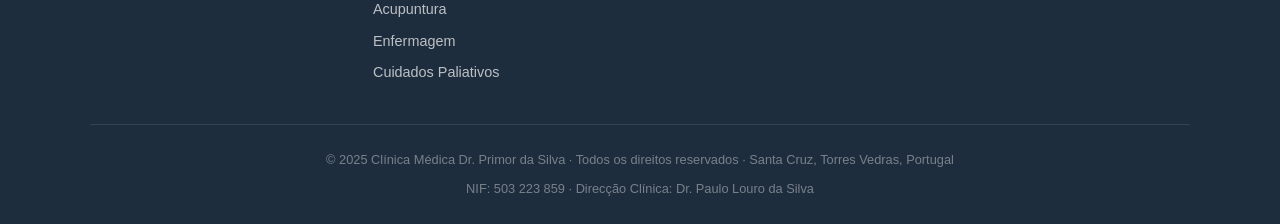
<file: pages/analises.html>
<!DOCTYPE html>
<html lang="pt-PT">
<head>
  <meta charset="UTF-8" />
  <meta name="viewport" content="width=device-width, initial-scale=1.0" />

  <!-- ═══ SEO META ═══ -->
  <title>Análises Clínicas em Santa Cruz, Torres Vedras | Colheitas e Resultados Rápidos</title>
  <meta name="description" content="Análises clínicas em Santa Cruz, Torres Vedras. Colheita de sangue, urina e outros exames laboratoriais. Resultados rápidos, atendimento personalizado. Marque a sua colheita na Clínica Dr. Primor da Silva." />
  <meta name="keywords" content="análises clínicas Santa Cruz Torres Vedras, colheita de sangue Santa Cruz, laboratório análises Torres Vedras, exames laboratório Santa Cruz Oeste" />
  <link rel="canonical" href="https://www.clinicadrprimor.pt/pages/analises.html" />

  <meta property="og:title" content="Análises Clínicas em Santa Cruz, Torres Vedras — Clínica Dr. Primor da Silva" />
  <meta property="og:description" content="Colheita e análise de sangue, urina e outros fluidos biológicos em Santa Cruz. Resultados rápidos e atendimento personalizado." />
  <meta property="og:url" content="https://www.clinicadrprimor.pt/pages/analises.html" />

  <link rel="stylesheet" href="../assets/css/style.css" />
<!-- Google Analytics -->
<script async src="https://www.googletagmanager.com/gtag/js?id=G-RZ1Z798HLC"></script>
<script>
  window.dataLayer = window.dataLayer || [];
  function gtag(){dataLayer.push(arguments);}
  gtag('js', new Date());
  gtag('config', 'G-RZ1Z798HLC');
</script>
</head>
<body>

<!-- ═══ TOP BAR ═══ -->
<div class="top-bar">
  <span>📍 Rua Pedro Álvares Cabral, 5 Lote 2 R/C &middot; 2560-503 Santa Cruz, Torres Vedras</span>
  <span>
    <a href="tel:+351911911201">📞 911 911 201</a>
    &nbsp;|&nbsp;
    <a href="https://wa.me/351911911201" target="_blank" rel="noopener">💬 WhatsApp</a>
    &nbsp;|&nbsp;
    <a href="mailto:cmedica.primorsilva@gmail.com">✉️ cmedica.primorsilva@gmail.com</a>
  </span>
</div>

<header>
  <div class="header-inner">
    <a href="../index.html" class="logo" aria-label="Clínica Dr. Primor da Silva — Início">
      <img
        src="../assets/images/logo.png"
        alt="Logótipo Clínica Dr. Primor da Silva"
        class="logo-img"
        width="auto"
        height="130"
      />
      <div class="logo-divider" aria-hidden="true"></div>
      <div class="logo-text">
        <h1>Clínica Dr. Primor da Silva</h1>
        <span>Santa Cruz · Torres Vedras · Portugal</span>
      </div>
    </a>
    <nav aria-label="Navegação principal">
      <ul>
        <li><a href="../index.html">Início</a></li>
        <li><a href="medicina-geral.html">Medicina Geral</a></li>
        <li><a href="psicologia.html">Psicologia</a></li>
        <li><a href="medicina-estetica.html">Medicina Estética</a></li>
        <li><a href="fisioterapia.html">Fisioterapia</a></li>
        <li><a href="analises.html" class="active">Análises</a></li>
        <li><a href="acupuntura.html">Acupuntura</a></li>
        <li><a href="enfermagem.html">Enfermagem</a></li>
      </ul>
    </nav>
    <a href="contactos.html" class="header-cta">📅 Marcar Consulta</a>

    <!-- Hamburger (mobile only) -->
    <button class="nav-toggle" aria-label="Abrir menu de navegação" aria-expanded="false" aria-controls="mobile-nav">
      <span></span>
      <span></span>
      <span></span>
    </button>
  </div>
</header>
<!-- ═══ MOBILE NAV OVERLAY ═══ -->
<div class="nav-overlay" id="mobile-nav" aria-label="Menu de navegação mobile">
  <button class="nav-close" aria-label="Fechar menu">&#x2715;</button>
  <ul>
        <li><a href="../index.html">Início</a></li>
        <li><a href="medicina-geral.html">Medicina Geral</a></li>
        <li><a href="psicologia.html">Psicologia</a></li>
        <li><a href="medicina-estetica.html">Medicina Estética</a></li>
        <li><a href="fisioterapia.html">Fisioterapia</a></li>
        <li><a href="analises.html" class="active">Análises</a></li>
        <li><a href="acupuntura.html">Acupuntura</a></li>
        <li><a href="enfermagem.html">Enfermagem</a></li>
        <li><a href="contactos.html" class="btn-cta">Marcar Consulta</a></li>
      </ul>
</div>

<div class="page-hero" style="background: linear-gradient(135deg, #1a4a7a 0%, #0d2a4a 100%);">
  <div class="container">
    <p class="breadcrumb"><a href="../index.html">Início</a> › Análises Clínicas</p>
    <h1>Análises Clínicas</h1>
    <p class="tagline">Colheita e análise laboratorial com rigor técnico, rapidez e conforto para o utente em Santa Cruz</p>
  </div>
</div>

<section>
  <div class="container">
    <div class="content-wrap">
      <main class="main-content">

        <p>A Clínica Dr. Primor da Silva dispõe de serviço de <strong>colheita de sangue e outros fluidos biológicos</strong> para análise laboratorial, com envio para laboratório parceiro certificado. Os resultados são disponibilizados em 24 a 72 horas.</p>

        <div class="info-box" style="border-left-color:#1a4a7a;">
          <strong>⏰ Horário de colheitas: Terças, Quintas e Sábados — das 8h30 às 10h30</strong><br>
          Preferencialmente em jejum de 8 a 12 horas para análises de sangue. Traga a requisição médica.
        </div>

        <h2>Resultados das análises</h2>
        <p>Os resultados são enviados por e-mail ou levantados na clínica, podendo a sua interpretação ser feita em consulta com o Dr. Paulo Louro da Silva.</p>

</main>

      <aside class="sidebar">
        <a href="contactos.html" class="btn-marcacao">🔬 Marcar Colheita</a>

        <div class="sidebar-card" style="background:#e8f0fb; border-color:#b0c8f0;">
          <h4 style="color:#1a4a7a;">⏰ Horário de Colheitas</h4>
          <p style="font-size:.9rem; color:#444;">Terças, Quintas e Sábados<br><strong>8h30 – 10h30</strong><br><small>(preferencialmente em jejum)</small></p>
        </div>

        <div class="sidebar-card">
          <h4>📞 Contactos</h4>
          <div class="contact-info">
            <p>📍 Rua P. Álvares Cabral 5, Santa Cruz</p>
            <p>📞 <a href="tel:+351911911201">+351 911 911 201</a></p>
            <p>⏰ 2ª/4ª/5ª: 14h–19h | 3ª/Sáb: 9h–13h</p>
          </div>
        </div>

        <div class="sidebar-card">
          <h4>🏥 Outros Serviços</h4>
          <ul>
            <li><a href="medicina-geral.html">Medicina Geral</a></li>
            <li><a href="enfermagem.html">Enfermagem</a></li>
            <li><a href="fisioterapia.html">Fisioterapia</a></li>
          </ul>
        </div>
      </aside>
    </div>
  </div>
</section>

<footer>
  <div class="footer-grid">
    <div class="footer-col">
      <h4>Clínica Dr. Primor da Silva</h4>
      <p style="color:rgba(255,255,255,.6); font-size:.9rem; line-height:1.8;">Mais de 35 anos ao serviço da comunidade de Santa Cruz, Torres Vedras.</p>
    </div>
  
  <div class="footer-col">
      <h4>Serviços</h4>
      <ul>
        <li><a href="medicina-geral.html">Medicina Geral e Familiar</a></li>
        <li><a href="medicina-trabalho.html">Medicina do Trabalho</a></li>
        <li><a href="psicologia.html">Psicologia Clínica</a></li>
        <li><a href="medicina-estetica.html">Medicina Estética</a></li>
        <li><a href="fisioterapia.html">Fisioterapia</a></li>
        <li><a href="analises.html">Análises Clínicas</a></li>
        <li><a href="acupuntura.html">Acupuntura</a></li>
        <li><a href="enfermagem.html">Enfermagem</a></li>
        <li><a href="cuidados-paliativos.html">Cuidados Paliativos</a></li>
      </ul>
    </div>
    <div class="footer-col">
      <h4>Links Úteis</h4>
      <ul>
        <li><a href="sobre.html">Sobre a Clínica</a></li>
        <li><a href="contactos.html">Contactos e Marcações</a></li>
        <li><a href="#">Facebook</a></li>
        <li><a href="#">Instagram</a></li>
      </ul>
    </div>
    <div class="footer-col">
      <h4>Contactos</h4>
      <p style="color:rgba(255,255,255,.6); line-height:2; font-size:.9rem;">
        📍 Rua P. Álvares Cabral 5, Santa Cruz<br>
        📞 +351 911 911 201<br>
        📧 cmedica.primorsilva@gmail.com
      </p>
    </div>
  </div>
  <div class="footer-bottom">
    <p>© 2025 Clínica Médica Dr. Primor da Silva · Todos os direitos reservados · Santa Cruz, Torres Vedras, Portugal</p>
    <p style="margin-top:.4rem;">NIF: 503 223 859 · Direcção Clínica: Dr. Paulo Louro da Silva</p>
  </div>
</footer>


<!-- ═══ WHATSAPP FLUTUANTE ═══ -->
<a href="https://wa.me/351911911201?text=Ol%C3%A1%2C%20gostaria%20de%20marcar%20uma%20consulta%20na%20Cl%C3%ADnica%20Dr.%20Primor%20da%20Silva."
   class="whatsapp-float"
   target="_blank"
   rel="noopener"
   aria-label="Enviar mensagem WhatsApp para a clínica">
  <svg viewBox="0 0 24 24" fill="currentColor" xmlns="http://www.w3.org/2000/svg">
    <path d="M17.472 14.382c-.297-.149-1.758-.867-2.03-.967-.273-.099-.471-.148-.67.15-.197.297-.767.966-.94 1.164-.173.199-.347.223-.644.075-.297-.15-1.255-.463-2.39-1.475-.883-.788-1.48-1.761-1.653-2.059-.173-.297-.018-.458.13-.606.134-.133.298-.347.446-.52.149-.174.198-.298.298-.497.099-.198.05-.371-.025-.52-.075-.149-.669-1.612-.916-2.207-.242-.579-.487-.5-.669-.51-.173-.008-.371-.01-.57-.01-.198 0-.52.074-.792.372-.272.297-1.04 1.016-1.04 2.479 0 1.462 1.065 2.875 1.213 3.074.149.198 2.096 3.2 5.077 4.487.709.306 1.262.489 1.694.625.712.227 1.36.195 1.871.118.571-.085 1.758-.719 2.006-1.413.248-.694.248-1.289.173-1.413-.074-.124-.272-.198-.57-.347m-5.421 7.403h-.004a9.87 9.87 0 01-5.031-1.378l-.361-.214-3.741.982.998-3.648-.235-.374a9.86 9.86 0 01-1.51-5.26c.001-5.45 4.436-9.884 9.888-9.884 2.64 0 5.122 1.03 6.988 2.898a9.825 9.825 0 012.893 6.994c-.003 5.45-4.437 9.884-9.885 9.884m8.413-18.297A11.815 11.815 0 0012.05 0C5.495 0 .16 5.335.157 11.892c0 2.096.547 4.142 1.588 5.945L.057 24l6.305-1.654a11.882 11.882 0 005.683 1.448h.005c6.554 0 11.89-5.335 11.893-11.893a11.821 11.821 0 00-3.48-8.413z"/>
  </svg>
  <span>WhatsApp</span>
</a>

<script src="../assets/js/main.js"></script>

</body>
</html>
</file>
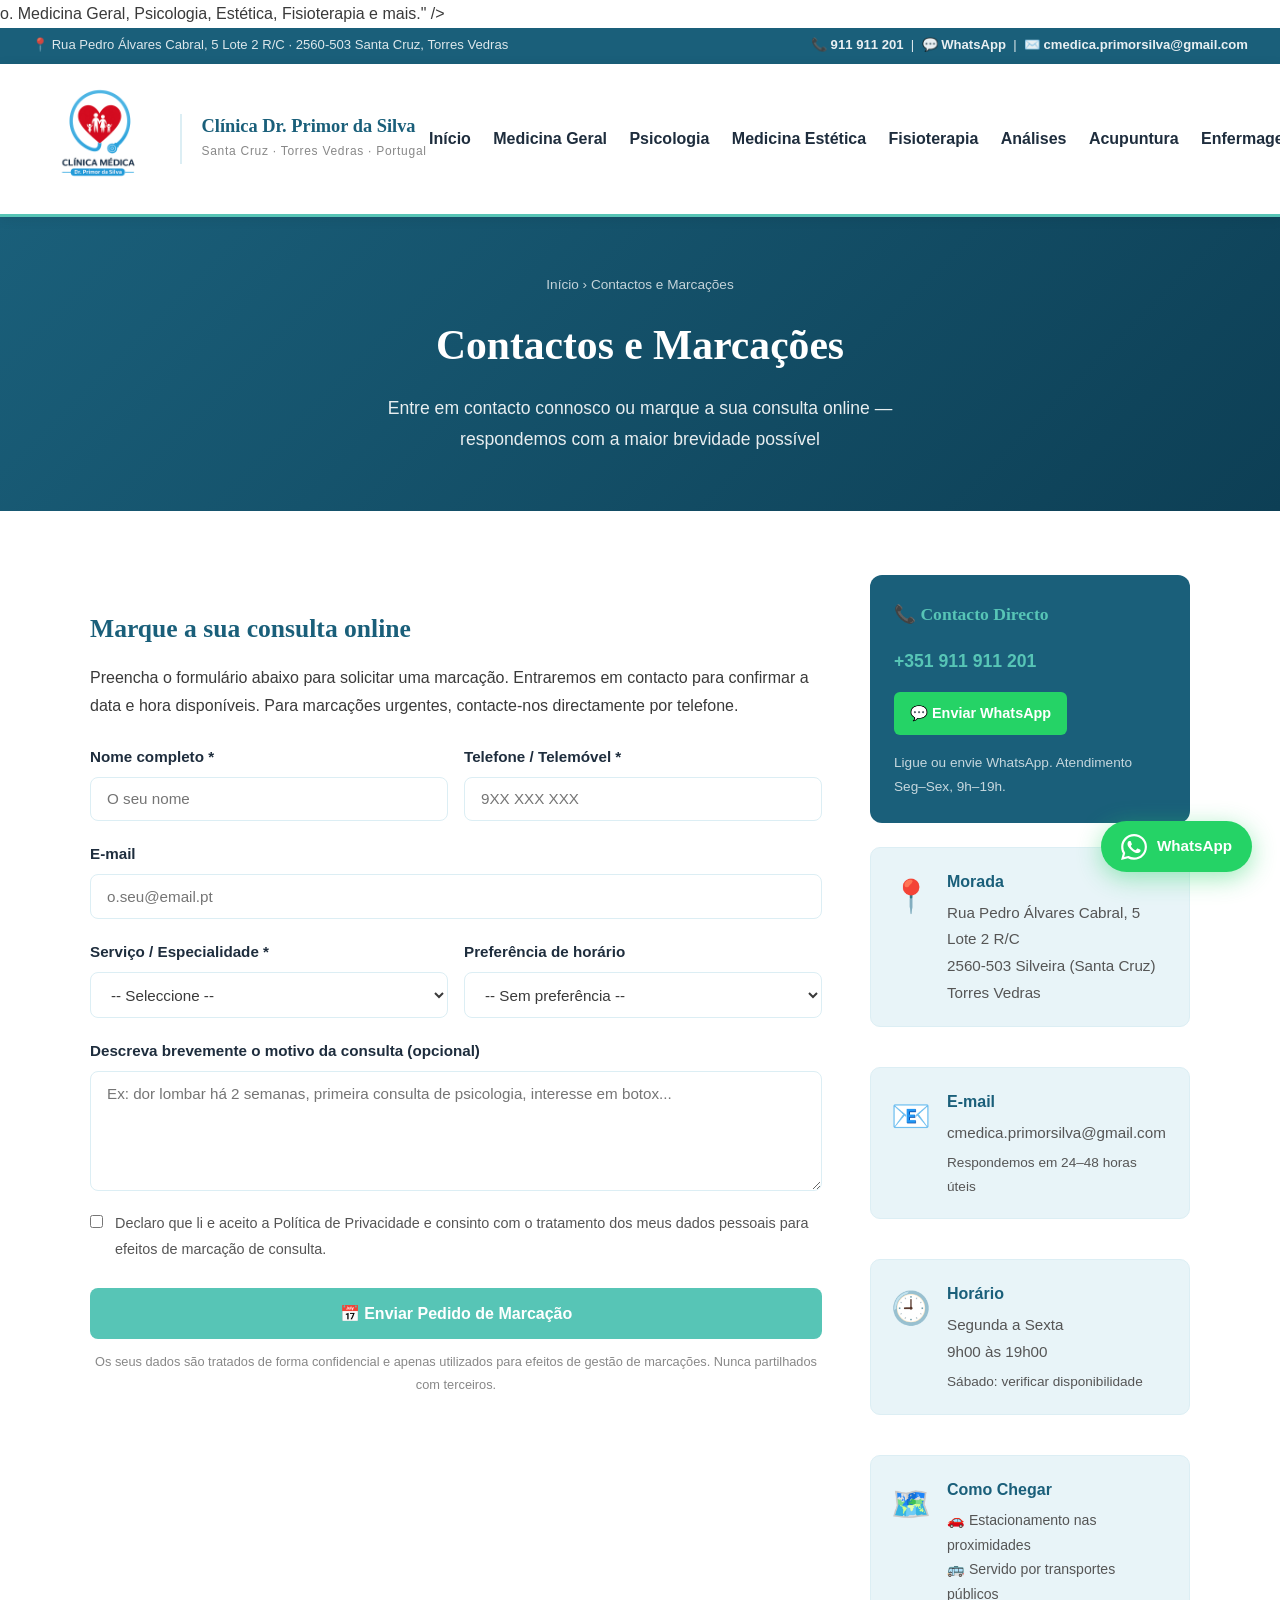
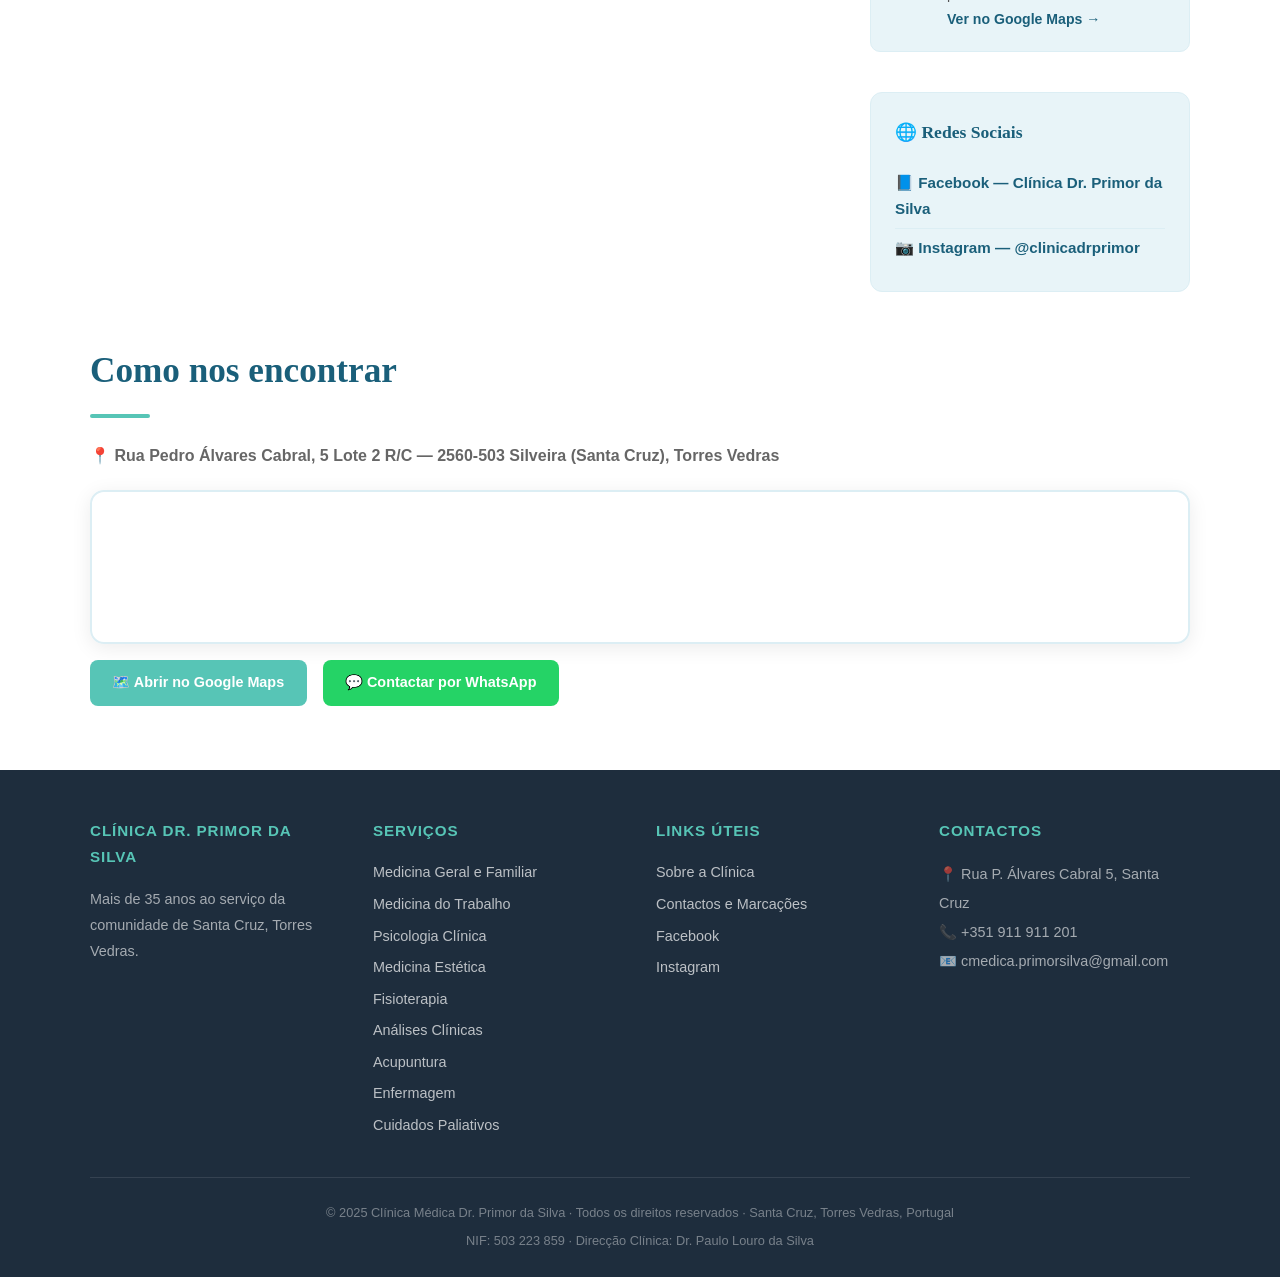
<file: pages/contactos.html>
o. Medicina Geral, Psicologia, Estética, Fisioterapia e mais." />
  <meta name="keywords" content="marcar consulta Santa Cruz Torres Vedras, contacto clínica Santa Cruz, clínica médica Santa Cruz morada, Clínica Dr Primor da Silva telefone" />
  <link rel="canonical" href="https://www.clinicadrprimor.pt/pages/contactos.html" />

  <link rel="stylesheet" href="../assets/css/style.css" />

  <style>
    .form-group { margin-bottom: 1.25rem; }
    .form-group label { display: block; font-weight: 600; margin-bottom: .4rem; color: var(--dark); font-size: .95rem; }
    .form-group input,
    .form-group select,
    .form-group textarea {
      width: 100%;
      padding: .8rem 1rem;
      border: 1.5px solid var(--border);
      border-radius: 8px;
      font-family: var(--font-body);
      font-size: .95rem;
      color: var(--text);
      background: var(--white);
      transition: border-color .2s;
    }
    .form-group input:focus,
    .form-group select:focus,
    .form-group textarea:focus {
      outline: none;
      border-color: var(--secondary);
      box-shadow: 0 0 0 3px rgba(87,197,182,.15);
    }
    .form-group textarea { min-height: 120px; resize: vertical; }
    .form-row { display: grid; grid-template-columns: 1fr 1fr; gap: 1rem; }
    .btn-submit {
      background: var(--secondary);
      color: white;
      border: none;
      padding: 1rem 2.5rem;
      border-radius: 8px;
      font-size: 1rem;
      font-weight: 700;
      cursor: pointer;
      transition: background .2s;
      width: 100%;
    }
    .btn-submit:hover { background: var(--primary); }
    .privacy-note { font-size: .8rem; color: #888; margin-top: .75rem; text-align: center; }
    .contact-block {
      display: flex;
      gap: 1rem;
      align-items: flex-start;
      padding: 1.25rem;
      background: var(--accent);
      border-radius: 10px;
      border: 1px solid var(--border);
      margin-bottom: 1rem;
    }
    .contact-icon { font-size: 2rem; flex-shrink: 0; }
    .contact-block h4 { color: var(--primary); margin-bottom: .25rem; font-size: 1rem; }
    .contact-block p, .contact-block a { font-size: .95rem; color: #555; }
  </style>
</head>
<body>

<!-- ═══ TOP BAR ═══ -->
<div class="top-bar">
  <span>📍 Rua Pedro Álvares Cabral, 5 Lote 2 R/C &middot; 2560-503 Santa Cruz, Torres Vedras</span>
  <span>
    <a href="tel:+351911911201">📞 911 911 201</a>
    &nbsp;|&nbsp;
    <a href="https://wa.me/351911911201" target="_blank" rel="noopener">💬 WhatsApp</a>
    &nbsp;|&nbsp;
    <a href="mailto:cmedica.primorsilva@gmail.com">✉️ cmedica.primorsilva@gmail.com</a>
  </span>
</div>

<header>
  <div class="header-inner">
    <a href="../index.html" class="logo" aria-label="Clínica Dr. Primor da Silva — Início">
      <img
        src="../assets/images/logo.png"
        alt="Logótipo Clínica Dr. Primor da Silva"
        class="logo-img"
        width="auto"
        height="130"
      />
      <div class="logo-divider" aria-hidden="true"></div>
      <div class="logo-text">
        <h1>Clínica Dr. Primor da Silva</h1>
        <span>Santa Cruz · Torres Vedras · Portugal</span>
      </div>
    </a>
    <nav aria-label="Navegação principal">
      <ul>
        <li><a href="../index.html">Início</a></li>
        <li><a href="medicina-geral.html">Medicina Geral</a></li>
        <li><a href="psicologia.html">Psicologia</a></li>
        <li><a href="medicina-estetica.html">Medicina Estética</a></li>
        <li><a href="fisioterapia.html">Fisioterapia</a></li>
        <li><a href="analises.html">Análises</a></li>
        <li><a href="acupuntura.html">Acupuntura</a></li>
        <li><a href="enfermagem.html">Enfermagem</a></li>
        <li><a href="contactos.html" class="btn-cta active">Marcar Consulta</a></li>
      </ul>
    </nav>
    <a href="contactos.html" class="header-cta">📅 Marcar Consulta</a>

    <!-- Hamburger (mobile only) -->
    <button class="nav-toggle" aria-label="Abrir menu de navegação" aria-expanded="false" aria-controls="mobile-nav">
      <span></span>
      <span></span>
      <span></span>
    </button>
  </div>
</header>
<!-- ═══ MOBILE NAV OVERLAY ═══ -->
<div class="nav-overlay" id="mobile-nav" aria-label="Menu de navegação mobile">
  <button class="nav-close" aria-label="Fechar menu">&#x2715;</button>
  <ul>
        <li><a href="../index.html">Início</a></li>
        <li><a href="medicina-geral.html">Medicina Geral</a></li>
        <li><a href="psicologia.html">Psicologia</a></li>
        <li><a href="medicina-estetica.html">Medicina Estética</a></li>
        <li><a href="fisioterapia.html">Fisioterapia</a></li>
        <li><a href="analises.html">Análises</a></li>
        <li><a href="acupuntura.html">Acupuntura</a></li>
        <li><a href="enfermagem.html">Enfermagem</a></li>
        <li><a href="contactos.html" class="btn-cta active">Marcar Consulta</a></li>
      </ul>
</div>

<div class="page-hero">
  <div class="container">
    <p class="breadcrumb"><a href="../index.html">Início</a> › Contactos e Marcações</p>
    <h1>Contactos e Marcações</h1>
    <p class="tagline">Entre em contacto connosco ou marque a sua consulta online — respondemos com a maior brevidade possível</p>
  </div>
</div>

<section>
  <div class="container">
    <div class="content-wrap">
      <main class="main-content">

        <h2>Marque a sua consulta online</h2>
        <p>Preencha o formulário abaixo para solicitar uma marcação. Entraremos em contacto para confirmar a data e hora disponíveis. Para marcações urgentes, contacte-nos directamente por telefone.</p>

        <form action="https://formspree.io/f/maqgyjej" method="POST" style="margin-top: 1.5rem;">

          <!-- Formspree: redirecionar para página de confirmação após envio -->
          <input type="hidden" name="_next" value="https://www.clinicadrprimor.pt/pages/obrigado.html" />
          <input type="hidden" name="_subject" value="Nova marcação de consulta — Clínica Dr. Primor da Silva" />
          <input type="hidden" name="_language" value="pt" />

          <div class="form-row">
            <div class="form-group">
              <label for="nome">Nome completo *</label>
              <input type="text" id="nome" name="nome" placeholder="O seu nome" required />
            </div>
            <div class="form-group">
              <label for="telefone">Telefone / Telemóvel *</label>
              <input type="tel" id="telefone" name="telefone" placeholder="9XX XXX XXX" required />
            </div>
          </div>

          <div class="form-group">
            <label for="email">E-mail</label>
            <input type="email" id="email" name="email" placeholder="o.seu@email.pt" />
          </div>

          <div class="form-row">
            <div class="form-group">
              <label for="servico">Serviço / Especialidade *</label>
              <select id="servico" name="servico" required>
                <option value="">-- Seleccione --</option>
                <option value="medicina-geral">Medicina Geral e Familiar</option>
                <option value="psicologia">Psicologia Clínica</option>
                <option value="medicina-estetica">Medicina Estética</option>
                <option value="fisioterapia">Fisioterapia</option>
                <option value="analises">Análises Clínicas</option>
                <option value="acupuntura">Acupuntura</option>
                <option value="enfermagem">Enfermagem</option>
                <option value="enfermagem-domicilio">Enfermagem ao Domicílio</option>
                <option value="outro">Outro / Não sei</option>
              </select>
            </div>
            <div class="form-group">
              <label for="preferencia">Preferência de horário</label>
              <select id="preferencia" name="preferencia">
                <option value="">-- Sem preferência --</option>
                <option value="manha">Manhã (9h–13h)</option>
                <option value="tarde">Tarde (13h–19h)</option>
              </select>
            </div>
          </div>

          <div class="form-group">
            <label for="mensagem">Descreva brevemente o motivo da consulta (opcional)</label>
            <textarea id="mensagem" name="mensagem" placeholder="Ex: dor lombar há 2 semanas, primeira consulta de psicologia, interesse em botox..."></textarea>
          </div>

          <div class="form-group" style="display:flex; align-items:flex-start; gap:.75rem;">
            <input type="checkbox" id="rgpd" name="rgpd" required style="width:auto; margin-top:.2rem;" />
            <label for="rgpd" style="font-weight:400; font-size:.9rem; color:#555;">
              Declaro que li e aceito a Política de Privacidade e consinto com o tratamento dos meus dados pessoais para efeitos de marcação de consulta.
            </label>
          </div>

          <button type="submit" class="btn-submit">📅 Enviar Pedido de Marcação</button>
          <p class="privacy-note">Os seus dados são tratados de forma confidencial e apenas utilizados para efeitos de gestão de marcações. Nunca partilhados com terceiros.</p>
        </form>

      </main>

      <aside class="sidebar">
        <div class="sidebar-card" style="background:var(--primary); color:white; border:none;">
          <h4 style="color:var(--secondary);">📞 Contacto Directo</h4>
          <p style="color:rgba(255,255,255,.9); font-size:1.1rem; font-weight:700; margin:.5rem 0;">
            <a href="tel:+351911911201" style="color:var(--secondary);">+351 911 911 201</a>
          </p>
          <a href="https://wa.me/351911911201?text=Olá%2C%20gostaria%20de%20marcar%20uma%20consulta%20na%20Clínica%20Dr.%20Primor%20da%20Silva."
             target="_blank" rel="noopener"
             style="display:inline-flex; align-items:center; gap:.5rem; background:#25D366; color:#fff; padding:.55rem 1rem; border-radius:6px; font-weight:700; font-size:.9rem; margin:.5rem 0; text-decoration:none;">
            💬 Enviar WhatsApp
          </a>
          <p style="color:rgba(255,255,255,.75); font-size:.85rem; margin-top:.5rem;">Ligue ou envie WhatsApp. Atendimento Seg–Sex, 9h–19h.</p>
        </div>

        <div class="contact-block">
          <span class="contact-icon">📍</span>
          <div>
            <h4>Morada</h4>
            <p>Rua Pedro Álvares Cabral, 5 Lote 2 R/C<br>2560-503 Silveira (Santa Cruz)<br>Torres Vedras</p>
          </div>
        </div>

        <div class="contact-block">
          <span class="contact-icon">📧</span>
          <div>
            <h4>E-mail</h4>
            <a href="mailto:cmedica.primorsilva@gmail.com">cmedica.primorsilva@gmail.com</a>
            <p style="font-size:.85rem; margin-top:.25rem;">Respondemos em 24–48 horas úteis</p>
          </div>
        </div>

        <div class="contact-block">
          <span class="contact-icon">🕘</span>
          <div>
            <h4>Horário</h4>
            <p>Segunda a Sexta<br>9h00 às 19h00</p>
            <p style="font-size:.85rem; margin-top:.3rem;">Sábado: verificar disponibilidade</p>
          </div>
        </div>

        <div class="contact-block">
          <span class="contact-icon">🗺️</span>
          <div>
            <h4>Como Chegar</h4>
            <p style="font-size:.88rem;">🚗 Estacionamento nas proximidades<br>🚌 Servido por transportes públicos</p>
            <a href="https://maps.google.com/maps?q=Clínica+Médica+Dr.+Primor+da+Silva,+Rua+Pedro+Álvares+Cabral+5+Lote+2,+2560-503+Silveira+Torres+Vedras"
               target="_blank" rel="noopener"
               style="font-size:.88rem; font-weight:700; color:var(--primary);">
              Ver no Google Maps →
            </a>
          </div>
        </div>

        <div class="sidebar-card">
          <h4>🌐 Redes Sociais</h4>
          <ul>
            <li><a href="#">📘 Facebook — Clínica Dr. Primor da Silva</a></li>
            <li><a href="#">📷 Instagram — @clinicadrprimor</a></li>
          </ul>
        </div>
      </aside>
    </div>

    <!-- MAPA -->
    <div style="margin-top: 3rem;">
      <h2 class="section-title">Como nos encontrar</h2>
      <div class="divider"></div>
      <p style="color:#666; margin-bottom:1.25rem;">
        📍 <strong>Rua Pedro Álvares Cabral, 5 Lote 2 R/C — 2560-503 Silveira (Santa Cruz), Torres Vedras</strong>
      </p>
      <div style="border-radius: 14px; overflow: hidden; border: 2px solid var(--border); box-shadow: 0 4px 20px rgba(0,0,0,.08);">
        <iframe
          src="https://maps.google.com/maps?q=Clínica+Médica+Dr.+Primor+da+Silva,+Rua+Pedro+Álvares+Cabral+5,+2560-503+Silveira+Torres+Vedras+Portugal&output=embed&hl=pt&z=16"
          width="100%"
          height="400"
          style="border:0; display:block;"
          allowfullscreen=""
          loading="lazy"
          referrerpolicy="no-referrer-when-downgrade"
          title="Localização da Clínica Dr. Primor da Silva — Santa Cruz, Torres Vedras">
        </iframe>
      </div>
      <div style="display:flex; gap:1rem; margin-top:1rem; flex-wrap:wrap;">
        <a href="https://maps.google.com/maps?q=Clínica+Médica+Dr.+Primor+da+Silva,+Rua+Pedro+Álvares+Cabral+5,+2560-503+Silveira+Torres+Vedras+Portugal"
           target="_blank" rel="noopener"
           class="btn-primary" style="font-size:.9rem; padding:.65rem 1.4rem;">
          🗺️ Abrir no Google Maps
        </a>
        <a href="https://wa.me/351911911201?text=Olá%2C%20gostaria%20de%20marcar%20uma%20consulta%20na%20Clínica%20Dr.%20Primor%20da%20Silva."
           target="_blank" rel="noopener"
           style="display:inline-flex; align-items:center; gap:.5rem; background:#25D366; color:#fff; padding:.65rem 1.4rem; border-radius:8px; font-weight:700; font-size:.9rem; text-decoration:none;">
          💬 Contactar por WhatsApp
        </a>
      </div>
    </div>

  </div>
</section>

<footer>
  <div class="footer-grid">
    <div class="footer-col">
      <h4>Clínica Dr. Primor da Silva</h4>
      <p style="color:rgba(255,255,255,.6); font-size:.9rem; line-height:1.8;">Mais de 35 anos ao serviço da comunidade de Santa Cruz, Torres Vedras.</p>
    </div>
  
  <div class="footer-col">
      <h4>Serviços</h4>
      <ul>
        <li><a href="medicina-geral.html">Medicina Geral e Familiar</a></li>
        <li><a href="medicina-trabalho.html">Medicina do Trabalho</a></li>
        <li><a href="psicologia.html">Psicologia Clínica</a></li>
        <li><a href="medicina-estetica.html">Medicina Estética</a></li>
        <li><a href="fisioterapia.html">Fisioterapia</a></li>
        <li><a href="analises.html">Análises Clínicas</a></li>
        <li><a href="acupuntura.html">Acupuntura</a></li>
        <li><a href="enfermagem.html">Enfermagem</a></li>
        <li><a href="cuidados-paliativos.html">Cuidados Paliativos</a></li>
      </ul>
    </div>
    <div class="footer-col">
      <h4>Links Úteis</h4>
      <ul>
        <li><a href="sobre.html">Sobre a Clínica</a></li>
        <li><a href="contactos.html">Contactos e Marcações</a></li>
        <li><a href="#">Facebook</a></li>
        <li><a href="#">Instagram</a></li>
      </ul>
    </div>
    <div class="footer-col">
      <h4>Contactos</h4>
      <p style="color:rgba(255,255,255,.6); line-height:2; font-size:.9rem;">
        📍 Rua P. Álvares Cabral 5, Santa Cruz<br>
        📞 +351 911 911 201<br>
        📧 cmedica.primorsilva@gmail.com
      </p>
    </div>
  </div>
  <div class="footer-bottom">
    <p>© 2025 Clínica Médica Dr. Primor da Silva · Todos os direitos reservados · Santa Cruz, Torres Vedras, Portugal</p>
    <p style="margin-top:.4rem;">NIF: 503 223 859 · Direcção Clínica: Dr. Paulo Louro da Silva</p>
  </div>
</footer>


<!-- ═══ WHATSAPP FLUTUANTE ═══ -->
<a href="https://wa.me/351911911201?text=Ol%C3%A1%2C%20gostaria%20de%20marcar%20uma%20consulta%20na%20Cl%C3%ADnica%20Dr.%20Primor%20da%20Silva."
   class="whatsapp-float"
   target="_blank"
   rel="noopener"
   aria-label="Enviar mensagem WhatsApp para a clínica">
  <svg viewBox="0 0 24 24" fill="currentColor" xmlns="http://www.w3.org/2000/svg">
    <path d="M17.472 14.382c-.297-.149-1.758-.867-2.03-.967-.273-.099-.471-.148-.67.15-.197.297-.767.966-.94 1.164-.173.199-.347.223-.644.075-.297-.15-1.255-.463-2.39-1.475-.883-.788-1.48-1.761-1.653-2.059-.173-.297-.018-.458.13-.606.134-.133.298-.347.446-.52.149-.174.198-.298.298-.497.099-.198.05-.371-.025-.52-.075-.149-.669-1.612-.916-2.207-.242-.579-.487-.5-.669-.51-.173-.008-.371-.01-.57-.01-.198 0-.52.074-.792.372-.272.297-1.04 1.016-1.04 2.479 0 1.462 1.065 2.875 1.213 3.074.149.198 2.096 3.2 5.077 4.487.709.306 1.262.489 1.694.625.712.227 1.36.195 1.871.118.571-.085 1.758-.719 2.006-1.413.248-.694.248-1.289.173-1.413-.074-.124-.272-.198-.57-.347m-5.421 7.403h-.004a9.87 9.87 0 01-5.031-1.378l-.361-.214-3.741.982.998-3.648-.235-.374a9.86 9.86 0 01-1.51-5.26c.001-5.45 4.436-9.884 9.888-9.884 2.64 0 5.122 1.03 6.988 2.898a9.825 9.825 0 012.893 6.994c-.003 5.45-4.437 9.884-9.885 9.884m8.413-18.297A11.815 11.815 0 0012.05 0C5.495 0 .16 5.335.157 11.892c0 2.096.547 4.142 1.588 5.945L.057 24l6.305-1.654a11.882 11.882 0 005.683 1.448h.005c6.554 0 11.89-5.335 11.893-11.893a11.821 11.821 0 00-3.48-8.413z"/>
  </svg>
  <span>WhatsApp</span>
</a>

<script src="../assets/js/main.js"></script>

</body>
</html>
</file>
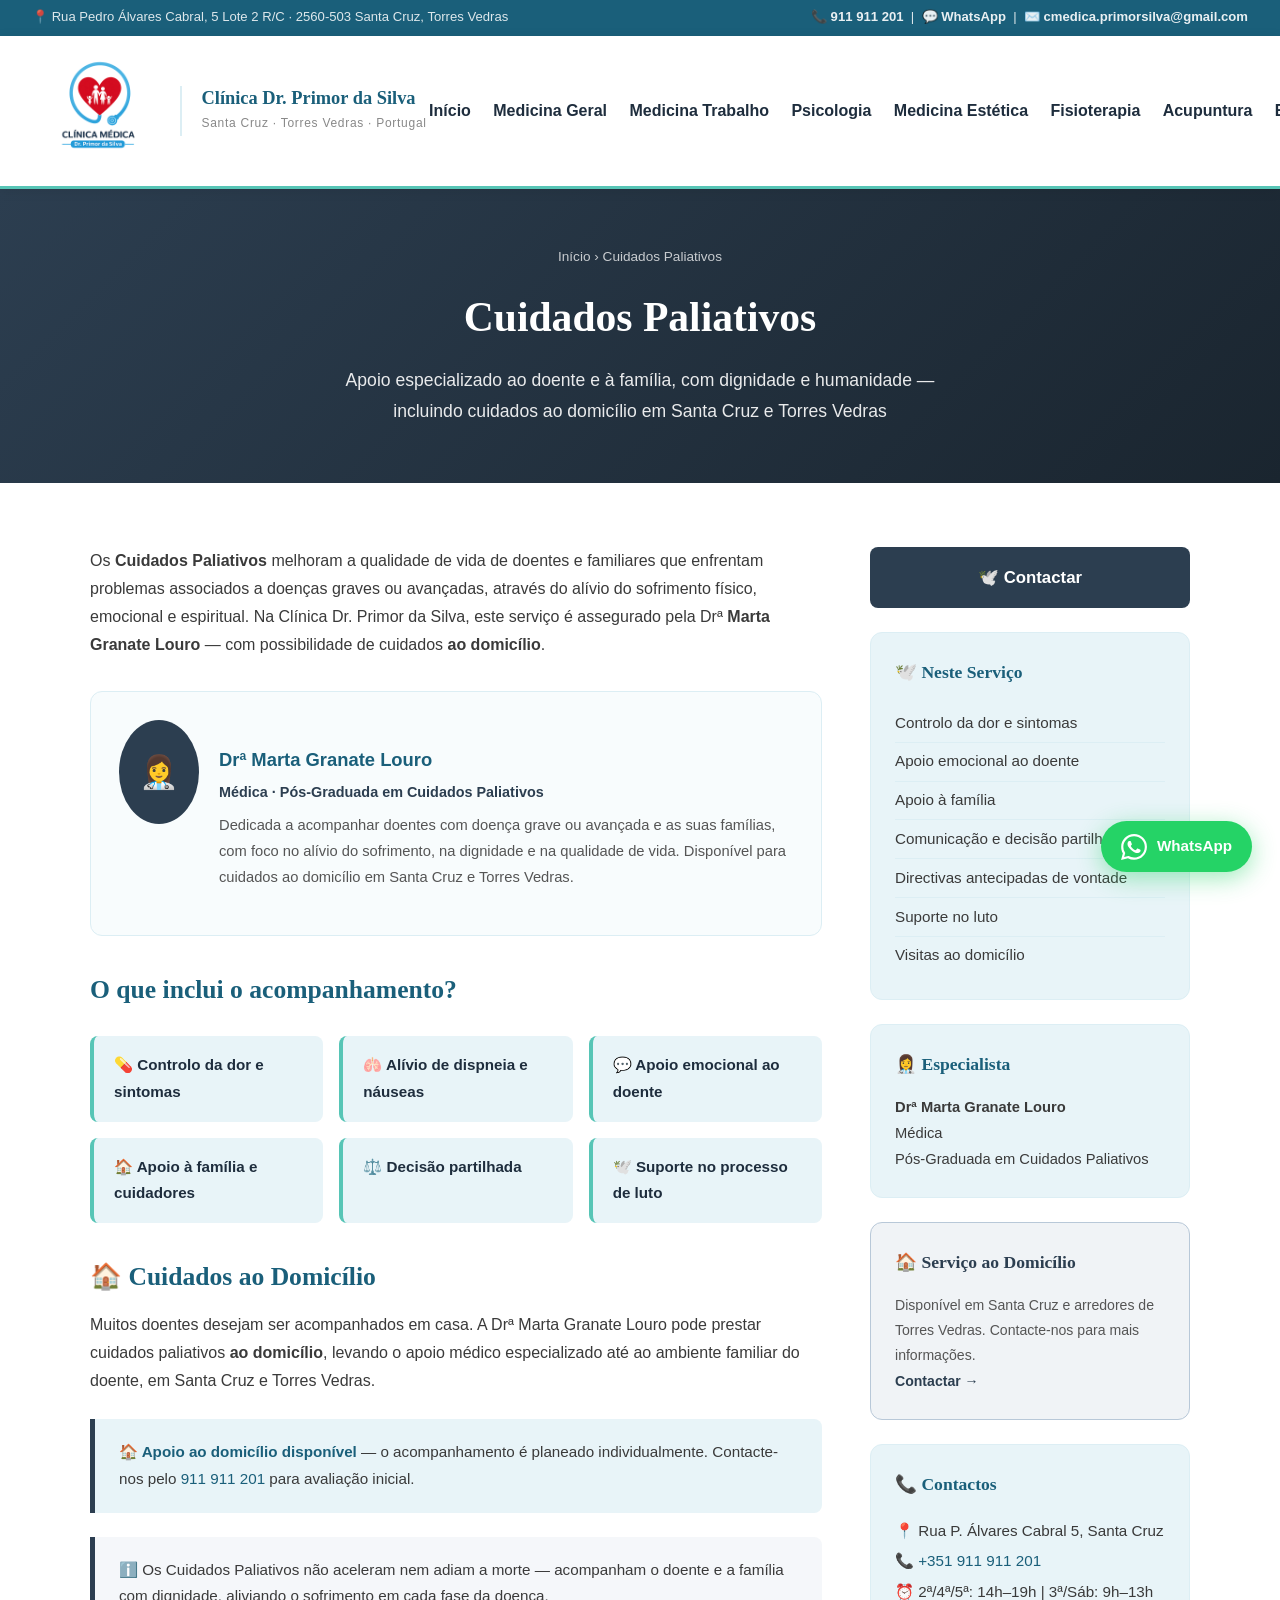
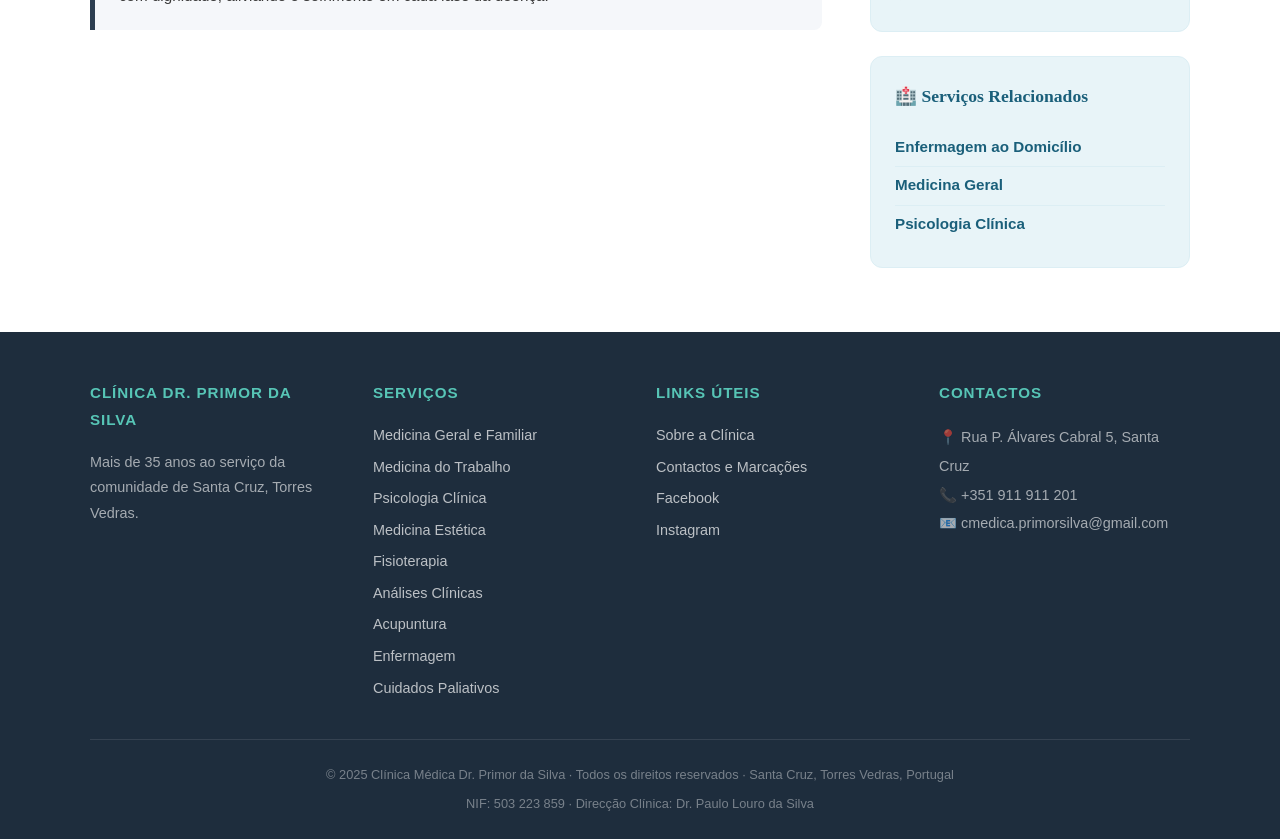
<file: pages/cuidados-paliativos.html>
<!DOCTYPE html>
<html lang="pt-PT">
<head>
  <meta charset="UTF-8" />
  <meta name="viewport" content="width=device-width, initial-scale=1.0" />

  <title>Cuidados Paliativos em Santa Cruz, Torres Vedras | Clínica Dr. Primor da Silva</title>
  <meta name="description" content="Cuidados Paliativos em Santa Cruz, Torres Vedras. Drª Marta Granate Louro, pós-graduada em Cuidados Paliativos. Apoio ao domicílio a doentes com doença grave ou avançada e às suas famílias." />
  <meta name="keywords" content="cuidados paliativos Santa Cruz Torres Vedras, cuidados paliativos domicílio Torres Vedras, Drª Marta Granate Louro, apoio paliativo Oeste Portugal" />
  <link rel="canonical" href="https://www.clinicadrprimor.pt/pages/cuidados-paliativos.html" />

  <meta property="og:title" content="Cuidados Paliativos — Clínica Dr. Primor da Silva, Santa Cruz" />
  <meta property="og:description" content="Apoio paliativo especializado ao domicílio em Santa Cruz e Torres Vedras. Drª Marta Granate Louro, pós-graduada em Cuidados Paliativos." />
  <meta property="og:url" content="https://www.clinicadrprimor.pt/pages/cuidados-paliativos.html" />

  <link rel="stylesheet" href="../assets/css/style.css" />
<!-- Google Analytics -->
<script async src="https://www.googletagmanager.com/gtag/js?id=G-RZ1Z798HLC"></script>
<script>
  window.dataLayer = window.dataLayer || [];
  function gtag(){dataLayer.push(arguments);}
  gtag('js', new Date());
  gtag('config', 'G-RZ1Z798HLC');
</script>
</head>
<body>

<div class="top-bar">
  <span>📍 Rua Pedro Álvares Cabral, 5 Lote 2 R/C &middot; 2560-503 Santa Cruz, Torres Vedras</span>
  <span>
    <a href="tel:+351911911201">📞 911 911 201</a>
    &nbsp;|&nbsp;
    <a href="https://wa.me/351911911201" target="_blank" rel="noopener">💬 WhatsApp</a>
    &nbsp;|&nbsp;
    <a href="mailto:cmedica.primorsilva@gmail.com">✉️ cmedica.primorsilva@gmail.com</a>
  </span>
</div>

<header>
  <div class="header-inner">
    <a href="../index.html" class="logo" aria-label="Clínica Dr. Primor da Silva — Início">
      <img
        src="../assets/images/logo.png"
        alt="Logótipo Clínica Dr. Primor da Silva"
        class="logo-img"
        width="auto"
        height="130"
      />
      <div class="logo-divider" aria-hidden="true"></div>
      <div class="logo-text">
        <h1>Clínica Dr. Primor da Silva</h1>
        <span>Santa Cruz · Torres Vedras · Portugal</span>
      </div>
    </a>
    <nav aria-label="Navegação principal">
      <ul>
        <li><a href="../index.html">Início</a></li>
        <li><a href="medicina-geral.html">Medicina Geral</a></li>
        <li><a href="medicina-trabalho.html">Medicina Trabalho</a></li>
        <li><a href="psicologia.html">Psicologia</a></li>
        <li><a href="medicina-estetica.html">Medicina Estética</a></li>
        <li><a href="fisioterapia.html">Fisioterapia</a></li>
        <li><a href="acupuntura.html">Acupuntura</a></li>
        <li><a href="enfermagem.html">Enfermagem</a></li>
      </ul>
    </nav>
    <a href="contactos.html" class="header-cta">📅 Marcar Consulta</a>

    <!-- Hamburger (mobile only) -->
    <button class="nav-toggle" aria-label="Abrir menu de navegação" aria-expanded="false" aria-controls="mobile-nav">
      <span></span>
      <span></span>
      <span></span>
    </button>
  </div>
</header>
<!-- ═══ MOBILE NAV OVERLAY ═══ -->
<div class="nav-overlay" id="mobile-nav" aria-label="Menu de navegação mobile">
  <button class="nav-close" aria-label="Fechar menu">&#x2715;</button>
  <ul>
        <li><a href="../index.html">Início</a></li>
        <li><a href="medicina-geral.html">Medicina Geral</a></li>
        <li><a href="medicina-trabalho.html">Medicina Trabalho</a></li>
        <li><a href="psicologia.html">Psicologia</a></li>
        <li><a href="medicina-estetica.html">Medicina Estética</a></li>
        <li><a href="fisioterapia.html">Fisioterapia</a></li>
        <li><a href="acupuntura.html">Acupuntura</a></li>
        <li><a href="enfermagem.html">Enfermagem</a></li>
        <li><a href="contactos.html" class="btn-cta">Marcar Consulta</a></li>
      </ul>
</div>

<div class="page-hero" style="background: linear-gradient(135deg, #2c3e50 0%, #1a252f 100%);">
  <div class="container">
    <p class="breadcrumb"><a href="../index.html">Início</a> › Cuidados Paliativos</p>
    <h1>Cuidados Paliativos</h1>
    <p class="tagline">Apoio especializado ao doente e à família, com dignidade e humanidade — incluindo cuidados ao domicílio em Santa Cruz e Torres Vedras</p>
  </div>
</div>

<section>
  <div class="container">
    <div class="content-wrap">
      <main class="main-content">

        <p>Os <strong>Cuidados Paliativos</strong> melhoram a qualidade de vida de doentes e familiares que enfrentam problemas associados a doenças graves ou avançadas, através do alívio do sofrimento físico, emocional e espiritual. Na Clínica Dr. Primor da Silva, este serviço é assegurado pela Drª <strong>Marta Granate Louro</strong> — com possibilidade de cuidados <strong>ao domicílio</strong>.</p>

        <div class="doctor-card">
          <div class="doctor-avatar" style="background:#2c3e50;">👩‍⚕️</div>
          <div class="doctor-info">
            <h3>Drª Marta Granate Louro</h3>
            <p class="title" style="color:#2c3e50;">Médica · Pós-Graduada em Cuidados Paliativos</p>
            <p>Dedicada a acompanhar doentes com doença grave ou avançada e as suas famílias, com foco no alívio do sofrimento, na dignidade e na qualidade de vida. Disponível para cuidados ao domicílio em Santa Cruz e Torres Vedras.</p>
          </div>
        </div>

        <h2>O que inclui o acompanhamento?</h2>

        <div class="treatments-grid">
          <div class="treatment-item">💊 Controlo da dor e sintomas</div>
          <div class="treatment-item">🫁 Alívio de dispneia e náuseas</div>
          <div class="treatment-item">💬 Apoio emocional ao doente</div>
          <div class="treatment-item">🏠 Apoio à família e cuidadores</div>
          <div class="treatment-item">⚖️ Decisão partilhada</div>
          <div class="treatment-item">🕊️ Suporte no processo de luto</div>
        </div>

        <h2>🏠 Cuidados ao Domicílio</h2>
        <p>Muitos doentes desejam ser acompanhados em casa. A Drª Marta Granate Louro pode prestar cuidados paliativos <strong>ao domicílio</strong>, levando o apoio médico especializado até ao ambiente familiar do doente, em Santa Cruz e Torres Vedras.</p>

        <div class="info-box" style="border-left-color:#2c3e50;">
          <strong>🏠 Apoio ao domicílio disponível</strong> — o acompanhamento é planeado individualmente. Contacte-nos pelo <a href="tel:+351911911201">911 911 201</a> para avaliação inicial.
        </div>

        <div class="info-box" style="border-left-color:#2c3e50; background:#f5f7fa;">
          <strong>ℹ️</strong> Os Cuidados Paliativos não aceleram nem adiam a morte — acompanham o doente e a família com dignidade, aliviando o sofrimento em cada fase da doença.
        </div>

</main>

      <aside class="sidebar">
        <a href="contactos.html" class="btn-marcacao" style="background:#2c3e50;">🕊️ Contactar</a>

        <div class="sidebar-card">
          <h4>🕊️ Neste Serviço</h4>
          <ul>
            <li>Controlo da dor e sintomas</li>
            <li>Apoio emocional ao doente</li>
            <li>Apoio à família</li>
            <li>Comunicação e decisão partilhada</li>
            <li>Directivas antecipadas de vontade</li>
            <li>Suporte no luto</li>
            <li>Visitas ao domicílio</li>
          </ul>
        </div>

        <div class="sidebar-card">
          <h4>👩‍⚕️ Especialista</h4>
          <p style="font-size:.92rem;"><strong>Drª Marta Granate Louro</strong><br>Médica<br>Pós-Graduada em Cuidados Paliativos</p>
        </div>

        <div class="sidebar-card" style="background:#f0f3f6; border-color:#b8c8d8;">
          <h4 style="color:#2c3e50;">🏠 Serviço ao Domicílio</h4>
          <p style="font-size:.88rem; color:#555;">Disponível em Santa Cruz e arredores de Torres Vedras. Contacte-nos para mais informações.</p>
          <a href="contactos.html" style="font-size:.88rem; font-weight:700; color:#2c3e50;">Contactar →</a>
        </div>

        <div class="sidebar-card">
          <h4>📞 Contactos</h4>
          <div class="contact-info">
            <p>📍 Rua P. Álvares Cabral 5, Santa Cruz</p>
            <p>📞 <a href="tel:+351911911201">+351 911 911 201</a></p>
            <p>⏰ 2ª/4ª/5ª: 14h–19h | 3ª/Sáb: 9h–13h</p>
          </div>
        </div>

        <div class="sidebar-card">
          <h4>🏥 Serviços Relacionados</h4>
          <ul>
            <li><a href="enfermagem.html">Enfermagem ao Domicílio</a></li>
            <li><a href="medicina-geral.html">Medicina Geral</a></li>
            <li><a href="psicologia.html">Psicologia Clínica</a></li>
          </ul>
        </div>
      </aside>
    </div>
  </div>
</section>

<footer>
  <div class="footer-grid">
    <div class="footer-col">
      <h4>Clínica Dr. Primor da Silva</h4>
      <p style="color:rgba(255,255,255,.6); font-size:.9rem; line-height:1.8;">Mais de 35 anos ao serviço da comunidade de Santa Cruz, Torres Vedras.</p>
    </div>
  
  <div class="footer-col">
      <h4>Serviços</h4>
      <ul>
        <li><a href="medicina-geral.html">Medicina Geral e Familiar</a></li>
        <li><a href="medicina-trabalho.html">Medicina do Trabalho</a></li>
        <li><a href="psicologia.html">Psicologia Clínica</a></li>
        <li><a href="medicina-estetica.html">Medicina Estética</a></li>
        <li><a href="fisioterapia.html">Fisioterapia</a></li>
        <li><a href="analises.html">Análises Clínicas</a></li>
        <li><a href="acupuntura.html">Acupuntura</a></li>
        <li><a href="enfermagem.html">Enfermagem</a></li>
        <li><a href="cuidados-paliativos.html">Cuidados Paliativos</a></li>
      </ul>
    </div>
    <div class="footer-col">
      <h4>Links Úteis</h4>
      <ul>
        <li><a href="sobre.html">Sobre a Clínica</a></li>
        <li><a href="contactos.html">Contactos e Marcações</a></li>
        <li><a href="#">Facebook</a></li>
        <li><a href="#">Instagram</a></li>
      </ul>
    </div>
    <div class="footer-col">
      <h4>Contactos</h4>
      <p style="color:rgba(255,255,255,.6); line-height:2; font-size:.9rem;">
        📍 Rua P. Álvares Cabral 5, Santa Cruz<br>
        📞 +351 911 911 201<br>
        📧 cmedica.primorsilva@gmail.com
      </p>
    </div>
  </div>
  <div class="footer-bottom">
    <p>© 2025 Clínica Médica Dr. Primor da Silva · Todos os direitos reservados · Santa Cruz, Torres Vedras, Portugal</p>
    <p style="margin-top:.4rem;">NIF: 503 223 859 · Direcção Clínica: Dr. Paulo Louro da Silva</p>
  </div>
</footer>

<!-- ═══ WHATSAPP FLUTUANTE ═══ -->
<a href="https://wa.me/351911911201?text=Ol%C3%A1%2C%20gostaria%20de%20obter%20informa%C3%A7%C3%B5es%20sobre%20Cuidados%20Paliativos%20na%20Cl%C3%ADnica%20Dr.%20Primor%20da%20Silva."
   class="whatsapp-float" target="_blank" rel="noopener"
   aria-label="Enviar mensagem WhatsApp">
  <svg viewBox="0 0 24 24" fill="currentColor" xmlns="http://www.w3.org/2000/svg">
    <path d="M17.472 14.382c-.297-.149-1.758-.867-2.03-.967-.273-.099-.471-.148-.67.15-.197.297-.767.966-.94 1.164-.173.199-.347.223-.644.075-.297-.15-1.255-.463-2.39-1.475-.883-.788-1.48-1.761-1.653-2.059-.173-.297-.018-.458.13-.606.134-.133.298-.347.446-.52.149-.174.198-.298.298-.497.099-.198.05-.371-.025-.52-.075-.149-.669-1.612-.916-2.207-.242-.579-.487-.5-.669-.51-.173-.008-.371-.01-.57-.01-.198 0-.52.074-.792.372-.272.297-1.04 1.016-1.04 2.479 0 1.462 1.065 2.875 1.213 3.074.149.198 2.096 3.2 5.077 4.487.709.306 1.262.489 1.694.625.712.227 1.36.195 1.871.118.571-.085 1.758-.719 2.006-1.413.248-.694.248-1.289.173-1.413-.074-.124-.272-.198-.57-.347m-5.421 7.403h-.004a9.87 9.87 0 01-5.031-1.378l-.361-.214-3.741.982.998-3.648-.235-.374a9.86 9.86 0 01-1.51-5.26c.001-5.45 4.436-9.884 9.888-9.884 2.64 0 5.122 1.03 6.988 2.898a9.825 9.825 0 012.893 6.994c-.003 5.45-4.437 9.884-9.885 9.884m8.413-18.297A11.815 11.815 0 0012.05 0C5.495 0 .16 5.335.157 11.892c0 2.096.547 4.142 1.588 5.945L.057 24l6.305-1.654a11.882 11.882 0 005.683 1.448h.005c6.554 0 11.89-5.335 11.893-11.893a11.821 11.821 0 00-3.48-8.413z"/>
  </svg>
  <span>WhatsApp</span>
</a>

<script src="../assets/js/main.js"></script>

</body>
</html>
</file>
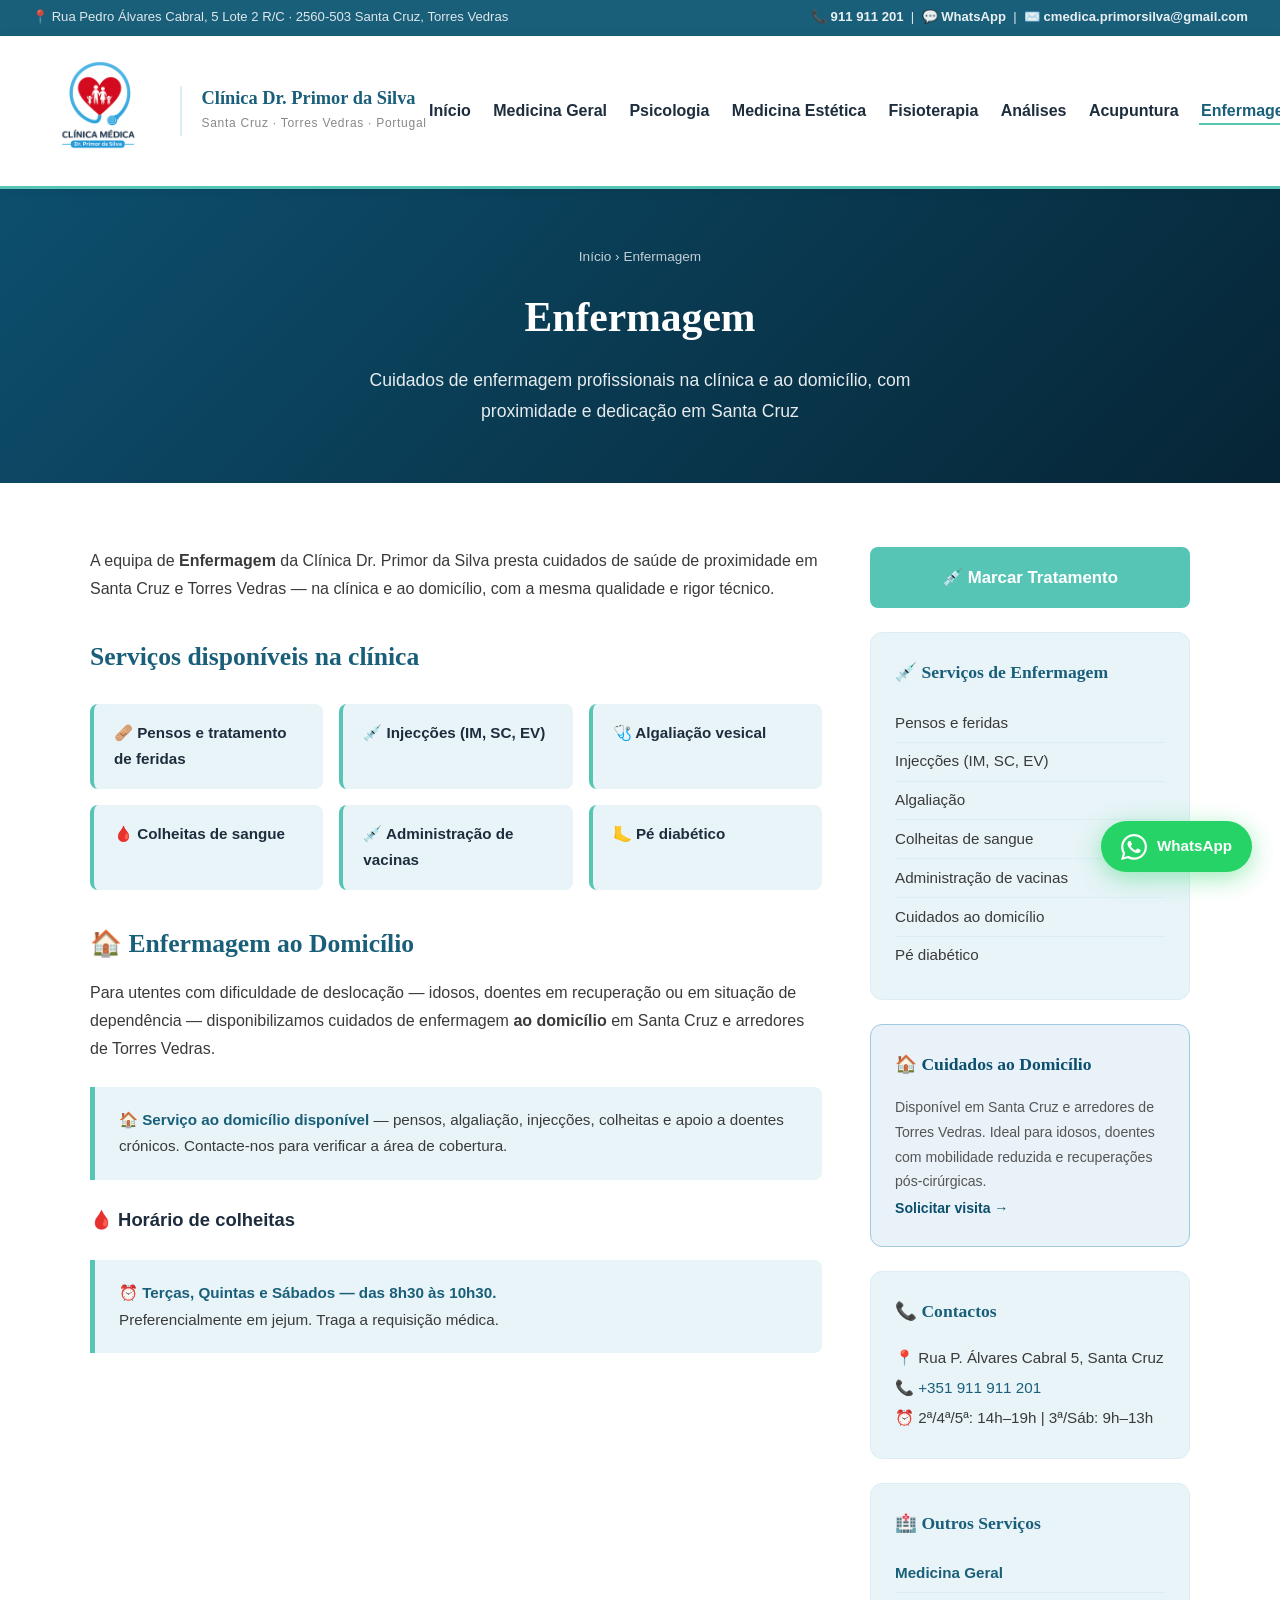
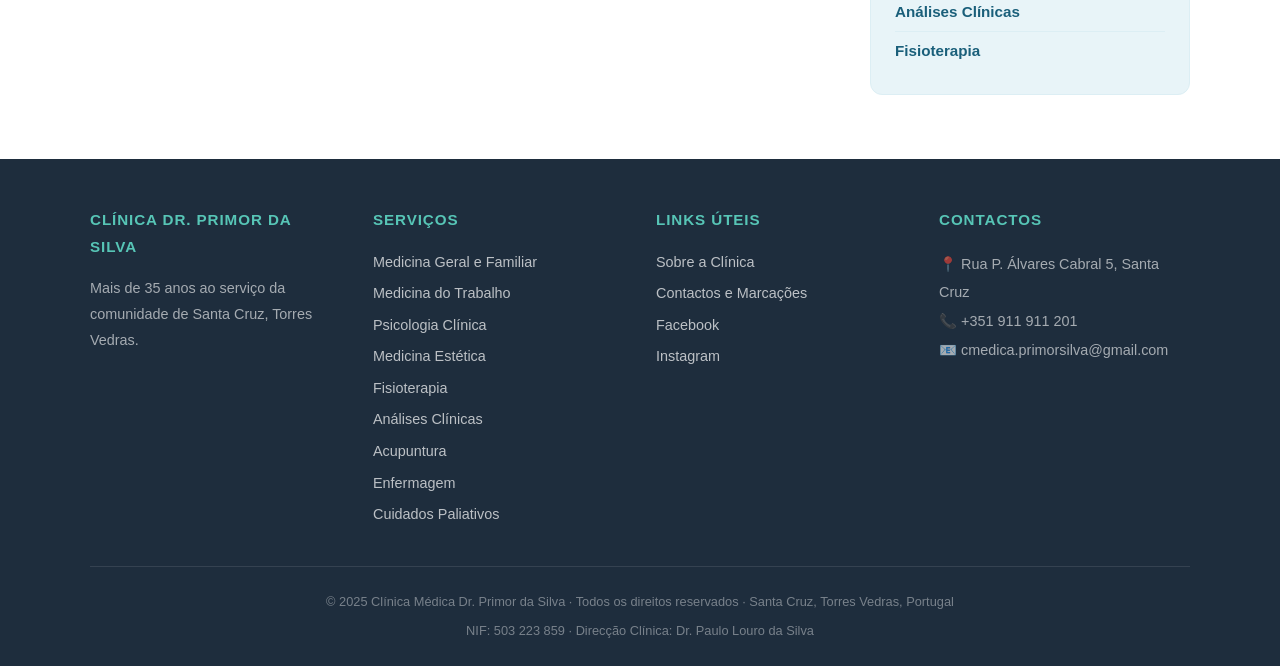
<file: pages/enfermagem.html>
<!DOCTYPE html>
<html lang="pt-PT">
<head>
  <meta charset="UTF-8" />
  <meta name="viewport" content="width=device-width, initial-scale=1.0" />

  <!-- ═══ SEO META ═══ -->
  <title>Enfermagem em Santa Cruz, Torres Vedras | Pensos, Feridas e Domicílios</title>
  <meta name="description" content="Serviços de Enfermagem em Santa Cruz, Torres Vedras. Tratamento de feridas, pensos, algálias, injecções e cuidados ao domicílio. Clínica Dr. Primor da Silva. Marque já o seu tratamento." />
  <meta name="keywords" content="enfermagem Santa Cruz Torres Vedras, cuidados domicílio Torres Vedras, tratamento feridas Santa Cruz, pensos enfermagem Santa Cruz, algália Torres Vedras, enfermeiro ao domicílio Oeste" />
  <link rel="canonical" href="https://www.clinicadrprimor.pt/pages/enfermagem.html" />

  <meta property="og:title" content="Enfermagem em Santa Cruz, Torres Vedras — Clínica Dr. Primor da Silva" />
  <meta property="og:description" content="Cuidados de enfermagem em Santa Cruz e ao domicílio. Pensos, feridas, algálias, injecções e muito mais. Marque já." />
  <meta property="og:url" content="https://www.clinicadrprimor.pt/pages/enfermagem.html" />

  <link rel="stylesheet" href="../assets/css/style.css" />
<!-- Google Analytics -->
<script async src="https://www.googletagmanager.com/gtag/js?id=G-RZ1Z798HLC"></script>
<script>
  window.dataLayer = window.dataLayer || [];
  function gtag(){dataLayer.push(arguments);}
  gtag('js', new Date());
  gtag('config', 'G-RZ1Z798HLC');
</script>
</head>
<body>

<!-- ═══ TOP BAR ═══ -->
<div class="top-bar">
  <span>📍 Rua Pedro Álvares Cabral, 5 Lote 2 R/C &middot; 2560-503 Santa Cruz, Torres Vedras</span>
  <span>
    <a href="tel:+351911911201">📞 911 911 201</a>
    &nbsp;|&nbsp;
    <a href="https://wa.me/351911911201" target="_blank" rel="noopener">💬 WhatsApp</a>
    &nbsp;|&nbsp;
    <a href="mailto:cmedica.primorsilva@gmail.com">✉️ cmedica.primorsilva@gmail.com</a>
  </span>
</div>

<header>
  <div class="header-inner">
    <a href="../index.html" class="logo" aria-label="Clínica Dr. Primor da Silva — Início">
      <img
        src="../assets/images/logo.png"
        alt="Logótipo Clínica Dr. Primor da Silva"
        class="logo-img"
        width="auto"
        height="130"
      />
      <div class="logo-divider" aria-hidden="true"></div>
      <div class="logo-text">
        <h1>Clínica Dr. Primor da Silva</h1>
        <span>Santa Cruz · Torres Vedras · Portugal</span>
      </div>
    </a>
    <nav aria-label="Navegação principal">
      <ul>
        <li><a href="../index.html">Início</a></li>
        <li><a href="medicina-geral.html">Medicina Geral</a></li>
        <li><a href="psicologia.html">Psicologia</a></li>
        <li><a href="medicina-estetica.html">Medicina Estética</a></li>
        <li><a href="fisioterapia.html">Fisioterapia</a></li>
        <li><a href="analises.html">Análises</a></li>
        <li><a href="acupuntura.html">Acupuntura</a></li>
        <li><a href="enfermagem.html" class="active">Enfermagem</a></li>
      </ul>
    </nav>
    <a href="contactos.html" class="header-cta">📅 Marcar Consulta</a>

    <!-- Hamburger (mobile only) -->
    <button class="nav-toggle" aria-label="Abrir menu de navegação" aria-expanded="false" aria-controls="mobile-nav">
      <span></span>
      <span></span>
      <span></span>
    </button>
  </div>
</header>
<!-- ═══ MOBILE NAV OVERLAY ═══ -->
<div class="nav-overlay" id="mobile-nav" aria-label="Menu de navegação mobile">
  <button class="nav-close" aria-label="Fechar menu">&#x2715;</button>
  <ul>
        <li><a href="../index.html">Início</a></li>
        <li><a href="medicina-geral.html">Medicina Geral</a></li>
        <li><a href="psicologia.html">Psicologia</a></li>
        <li><a href="medicina-estetica.html">Medicina Estética</a></li>
        <li><a href="fisioterapia.html">Fisioterapia</a></li>
        <li><a href="analises.html">Análises</a></li>
        <li><a href="acupuntura.html">Acupuntura</a></li>
        <li><a href="enfermagem.html" class="active">Enfermagem</a></li>
        <li><a href="contactos.html" class="btn-cta">Marcar Consulta</a></li>
      </ul>
</div>

<div class="page-hero" style="background: linear-gradient(135deg, #0d4f6e 0%, #062535 100%);">
  <div class="container">
    <p class="breadcrumb"><a href="../index.html">Início</a> › Enfermagem</p>
    <h1>Enfermagem</h1>
    <p class="tagline">Cuidados de enfermagem profissionais na clínica e ao domicílio, com proximidade e dedicação em Santa Cruz</p>
  </div>
</div>

<section>
  <div class="container">
    <div class="content-wrap">
      <main class="main-content">

        <p>A equipa de <strong>Enfermagem</strong> da Clínica Dr. Primor da Silva presta cuidados de saúde de proximidade em Santa Cruz e Torres Vedras — na clínica e ao domicílio, com a mesma qualidade e rigor técnico.</p>

        <h2>Serviços disponíveis na clínica</h2>

        <div class="treatments-grid">
          <div class="treatment-item">🩹 Pensos e tratamento de feridas</div>
          <div class="treatment-item">💉 Injecções (IM, SC, EV)</div>
          <div class="treatment-item">🩺 Algaliação vesical</div>
          <div class="treatment-item">🩸 Colheitas de sangue</div>
          <div class="treatment-item">💉 Administração de vacinas</div>
          <div class="treatment-item">🦶 Pé diabético</div>
        </div>

        <h2>🏠 Enfermagem ao Domicílio</h2>
        <p>Para utentes com dificuldade de deslocação — idosos, doentes em recuperação ou em situação de dependência — disponibilizamos cuidados de enfermagem <strong>ao domicílio</strong> em Santa Cruz e arredores de Torres Vedras.</p>

        <div class="info-box">
          <strong>🏠 Serviço ao domicílio disponível</strong> — pensos, algaliação, injecções, colheitas e apoio a doentes crónicos. Contacte-nos para verificar a área de cobertura.
        </div>

        <h3>🩸 Horário de colheitas</h3>
        <div class="info-box">
          <strong>⏰ Terças, Quintas e Sábados — das 8h30 às 10h30.</strong><br>
          Preferencialmente em jejum. Traga a requisição médica.
        </div>

</main>

      <aside class="sidebar">
        <a href="contactos.html" class="btn-marcacao">💉 Marcar Tratamento</a>

        <div class="sidebar-card">
          <h4>💉 Serviços de Enfermagem</h4>
          <ul>
            <li>Pensos e feridas</li>
            <li>Injecções (IM, SC, EV)</li>
            <li>Algaliação</li>
            <li>Colheitas de sangue</li>
            <li>Administração de vacinas</li>
            <li>Cuidados ao domicílio</li>
            <li>Pé diabético</li>
          </ul>
        </div>

        <div class="sidebar-card" style="background:#e8f2f8; border-color:#a0c8e0;">
          <h4 style="color:#0d4f6e;">🏠 Cuidados ao Domicílio</h4>
          <p style="font-size:.88rem; color:#555;">Disponível em Santa Cruz e arredores de Torres Vedras. Ideal para idosos, doentes com mobilidade reduzida e recuperações pós-cirúrgicas.</p>
          <a href="contactos.html" style="font-size:.88rem; font-weight:700; color:#0d4f6e;">Solicitar visita →</a>
        </div>

        <div class="sidebar-card">
          <h4>📞 Contactos</h4>
          <div class="contact-info">
            <p>📍 Rua P. Álvares Cabral 5, Santa Cruz</p>
            <p>📞 <a href="tel:+351911911201">+351 911 911 201</a></p>
            <p>⏰ 2ª/4ª/5ª: 14h–19h | 3ª/Sáb: 9h–13h</p>
          </div>
        </div>

        <div class="sidebar-card">
          <h4>🏥 Outros Serviços</h4>
          <ul>
            <li><a href="medicina-geral.html">Medicina Geral</a></li>
            <li><a href="analises.html">Análises Clínicas</a></li>
            <li><a href="fisioterapia.html">Fisioterapia</a></li>
          </ul>
        </div>
      </aside>
    </div>
  </div>
</section>

<footer>
  <div class="footer-grid">
    <div class="footer-col">
      <h4>Clínica Dr. Primor da Silva</h4>
      <p style="color:rgba(255,255,255,.6); font-size:.9rem; line-height:1.8;">Mais de 35 anos ao serviço da comunidade de Santa Cruz, Torres Vedras.</p>
    </div>
  
  <div class="footer-col">
      <h4>Serviços</h4>
      <ul>
        <li><a href="medicina-geral.html">Medicina Geral e Familiar</a></li>
        <li><a href="medicina-trabalho.html">Medicina do Trabalho</a></li>
        <li><a href="psicologia.html">Psicologia Clínica</a></li>
        <li><a href="medicina-estetica.html">Medicina Estética</a></li>
        <li><a href="fisioterapia.html">Fisioterapia</a></li>
        <li><a href="analises.html">Análises Clínicas</a></li>
        <li><a href="acupuntura.html">Acupuntura</a></li>
        <li><a href="enfermagem.html">Enfermagem</a></li>
        <li><a href="cuidados-paliativos.html">Cuidados Paliativos</a></li>
      </ul>
    </div>
    <div class="footer-col">
      <h4>Links Úteis</h4>
      <ul>
        <li><a href="sobre.html">Sobre a Clínica</a></li>
        <li><a href="contactos.html">Contactos e Marcações</a></li>
        <li><a href="#">Facebook</a></li>
        <li><a href="#">Instagram</a></li>
      </ul>
    </div>
    <div class="footer-col">
      <h4>Contactos</h4>
      <p style="color:rgba(255,255,255,.6); line-height:2; font-size:.9rem;">
        📍 Rua P. Álvares Cabral 5, Santa Cruz<br>
        📞 +351 911 911 201<br>
        📧 cmedica.primorsilva@gmail.com
      </p>
    </div>
  </div>
  <div class="footer-bottom">
    <p>© 2025 Clínica Médica Dr. Primor da Silva · Todos os direitos reservados · Santa Cruz, Torres Vedras, Portugal</p>
    <p style="margin-top:.4rem;">NIF: 503 223 859 · Direcção Clínica: Dr. Paulo Louro da Silva</p>
  </div>
</footer>


<!-- ═══ WHATSAPP FLUTUANTE ═══ -->
<a href="https://wa.me/351911911201?text=Ol%C3%A1%2C%20gostaria%20de%20marcar%20uma%20consulta%20na%20Cl%C3%ADnica%20Dr.%20Primor%20da%20Silva."
   class="whatsapp-float"
   target="_blank"
   rel="noopener"
   aria-label="Enviar mensagem WhatsApp para a clínica">
  <svg viewBox="0 0 24 24" fill="currentColor" xmlns="http://www.w3.org/2000/svg">
    <path d="M17.472 14.382c-.297-.149-1.758-.867-2.03-.967-.273-.099-.471-.148-.67.15-.197.297-.767.966-.94 1.164-.173.199-.347.223-.644.075-.297-.15-1.255-.463-2.39-1.475-.883-.788-1.48-1.761-1.653-2.059-.173-.297-.018-.458.13-.606.134-.133.298-.347.446-.52.149-.174.198-.298.298-.497.099-.198.05-.371-.025-.52-.075-.149-.669-1.612-.916-2.207-.242-.579-.487-.5-.669-.51-.173-.008-.371-.01-.57-.01-.198 0-.52.074-.792.372-.272.297-1.04 1.016-1.04 2.479 0 1.462 1.065 2.875 1.213 3.074.149.198 2.096 3.2 5.077 4.487.709.306 1.262.489 1.694.625.712.227 1.36.195 1.871.118.571-.085 1.758-.719 2.006-1.413.248-.694.248-1.289.173-1.413-.074-.124-.272-.198-.57-.347m-5.421 7.403h-.004a9.87 9.87 0 01-5.031-1.378l-.361-.214-3.741.982.998-3.648-.235-.374a9.86 9.86 0 01-1.51-5.26c.001-5.45 4.436-9.884 9.888-9.884 2.64 0 5.122 1.03 6.988 2.898a9.825 9.825 0 012.893 6.994c-.003 5.45-4.437 9.884-9.885 9.884m8.413-18.297A11.815 11.815 0 0012.05 0C5.495 0 .16 5.335.157 11.892c0 2.096.547 4.142 1.588 5.945L.057 24l6.305-1.654a11.882 11.882 0 005.683 1.448h.005c6.554 0 11.89-5.335 11.893-11.893a11.821 11.821 0 00-3.48-8.413z"/>
  </svg>
  <span>WhatsApp</span>
</a>

<script src="../assets/js/main.js"></script>

</body>
</html>
</file>
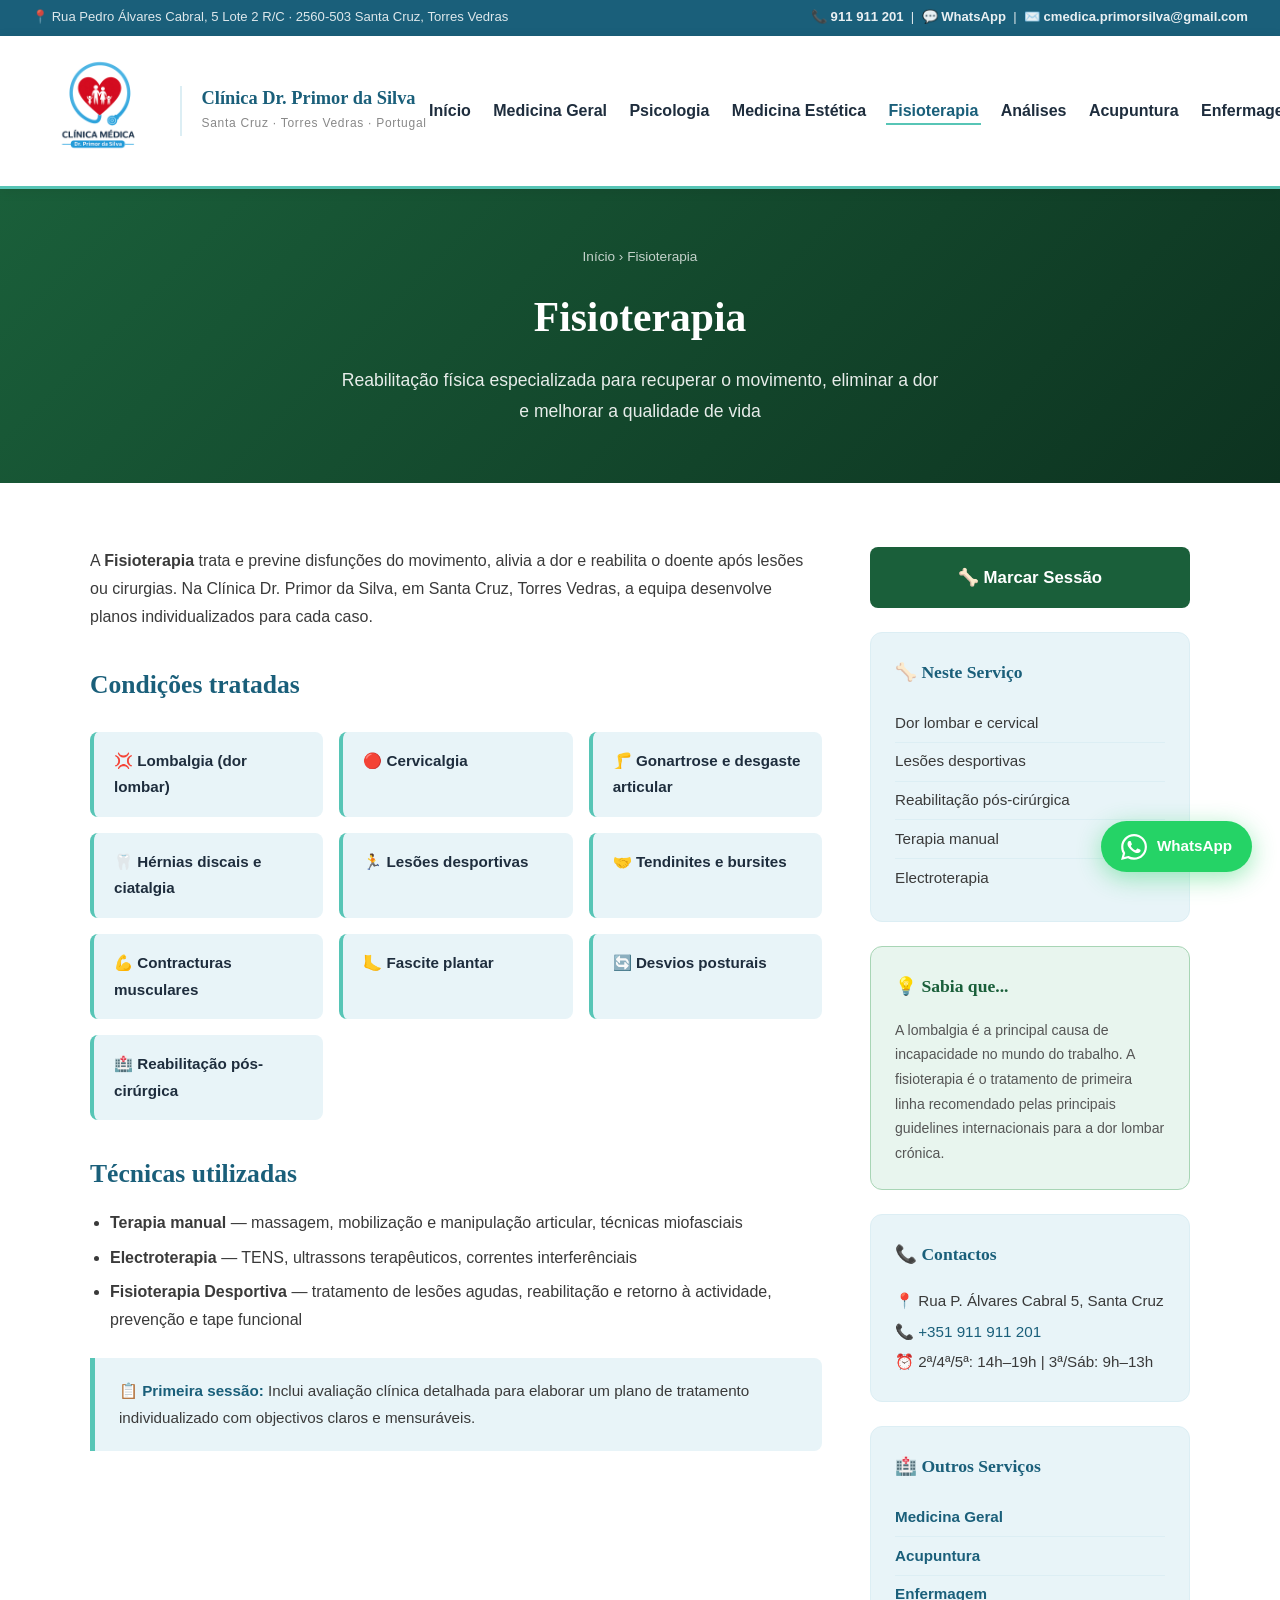
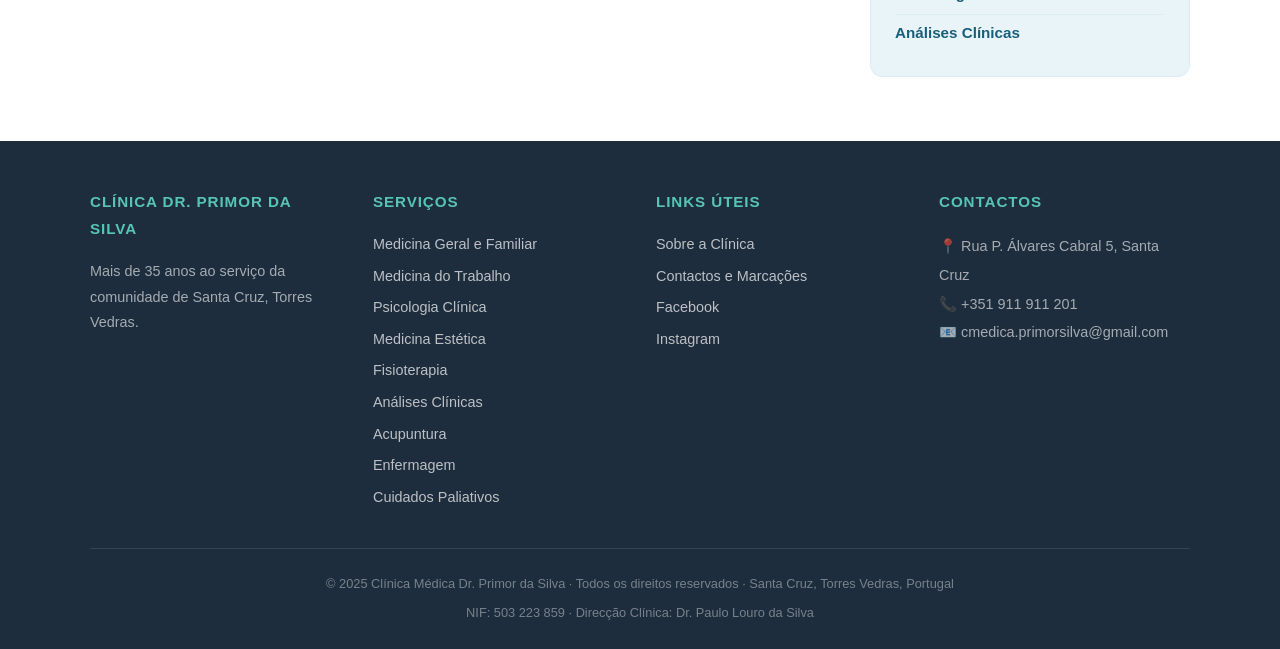
<file: pages/fisioterapia.html>
<!DOCTYPE html>
<html lang="pt-PT">
<head>
  <meta charset="UTF-8" />
  <meta name="viewport" content="width=device-width, initial-scale=1.0" />

  <!-- ═══ SEO META ═══ -->
  <title>Fisioterapia em Santa Cruz, Torres Vedras | Reabilitação e Dores Musculares</title>
  <meta name="description" content="Fisioterapia em Santa Cruz, Torres Vedras. Tratamento de dores musculoesqueléticas, reabilitação pós-cirúrgica, cervicalgia, lombalgia e recuperação de lesões. Marque já a sua sessão." />
  <meta name="keywords" content="fisioterapia Santa Cruz Torres Vedras, fisioterapeuta Torres Vedras, reabilitação Santa Cruz, lombalgia Torres Vedras, dores musculares Santa Cruz, fisioterapia Oeste Portugal" />
  <link rel="canonical" href="https://www.clinicadrprimor.pt/pages/fisioterapia.html" />

  <meta property="og:type" content="website" />
  <meta property="og:title" content="Fisioterapia em Santa Cruz, Torres Vedras — Clínica Dr. Primor da Silva" />
  <meta property="og:description" content="Reabilitação física especializada em Santa Cruz. Tratamento de dores musculoesqueléticas, recuperação de lesões e melhoria da mobilidade." />
  <meta property="og:url" content="https://www.clinicadrprimor.pt/pages/fisioterapia.html" />

  <link rel="stylesheet" href="../assets/css/style.css" />
<!-- Google Analytics -->
<script async src="https://www.googletagmanager.com/gtag/js?id=G-RZ1Z798HLC"></script>
<script>
  window.dataLayer = window.dataLayer || [];
  function gtag(){dataLayer.push(arguments);}
  gtag('js', new Date());
  gtag('config', 'G-RZ1Z798HLC');
</script>
</head>
<body>

<!-- ═══ TOP BAR ═══ -->
<div class="top-bar">
  <span>📍 Rua Pedro Álvares Cabral, 5 Lote 2 R/C &middot; 2560-503 Santa Cruz, Torres Vedras</span>
  <span>
    <a href="tel:+351911911201">📞 911 911 201</a>
    &nbsp;|&nbsp;
    <a href="https://wa.me/351911911201" target="_blank" rel="noopener">💬 WhatsApp</a>
    &nbsp;|&nbsp;
    <a href="mailto:cmedica.primorsilva@gmail.com">✉️ cmedica.primorsilva@gmail.com</a>
  </span>
</div>

<header>
  <div class="header-inner">
    <a href="../index.html" class="logo" aria-label="Clínica Dr. Primor da Silva — Início">
      <img
        src="../assets/images/logo.png"
        alt="Logótipo Clínica Dr. Primor da Silva"
        class="logo-img"
        width="auto"
        height="130"
      />
      <div class="logo-divider" aria-hidden="true"></div>
      <div class="logo-text">
        <h1>Clínica Dr. Primor da Silva</h1>
        <span>Santa Cruz · Torres Vedras · Portugal</span>
      </div>
    </a>
    <nav aria-label="Navegação principal">
      <ul>
        <li><a href="../index.html">Início</a></li>
        <li><a href="medicina-geral.html">Medicina Geral</a></li>
        <li><a href="psicologia.html">Psicologia</a></li>
        <li><a href="medicina-estetica.html">Medicina Estética</a></li>
        <li><a href="fisioterapia.html" class="active">Fisioterapia</a></li>
        <li><a href="analises.html">Análises</a></li>
        <li><a href="acupuntura.html">Acupuntura</a></li>
        <li><a href="enfermagem.html">Enfermagem</a></li>
      </ul>
    </nav>
    <a href="contactos.html" class="header-cta">📅 Marcar Consulta</a>

    <!-- Hamburger (mobile only) -->
    <button class="nav-toggle" aria-label="Abrir menu de navegação" aria-expanded="false" aria-controls="mobile-nav">
      <span></span>
      <span></span>
      <span></span>
    </button>
  </div>
</header>
<!-- ═══ MOBILE NAV OVERLAY ═══ -->
<div class="nav-overlay" id="mobile-nav" aria-label="Menu de navegação mobile">
  <button class="nav-close" aria-label="Fechar menu">&#x2715;</button>
  <ul>
        <li><a href="../index.html">Início</a></li>
        <li><a href="medicina-geral.html">Medicina Geral</a></li>
        <li><a href="psicologia.html">Psicologia</a></li>
        <li><a href="medicina-estetica.html">Medicina Estética</a></li>
        <li><a href="fisioterapia.html" class="active">Fisioterapia</a></li>
        <li><a href="analises.html">Análises</a></li>
        <li><a href="acupuntura.html">Acupuntura</a></li>
        <li><a href="enfermagem.html">Enfermagem</a></li>
        <li><a href="contactos.html" class="btn-cta">Marcar Consulta</a></li>
      </ul>
</div>

<div class="page-hero" style="background: linear-gradient(135deg, #1a5f3a 0%, #0d3320 100%);">
  <div class="container">
    <p class="breadcrumb"><a href="../index.html">Início</a> › Fisioterapia</p>
    <h1>Fisioterapia</h1>
    <p class="tagline">Reabilitação física especializada para recuperar o movimento, eliminar a dor e melhorar a qualidade de vida</p>
  </div>
</div>

<section>
  <div class="container">
    <div class="content-wrap">
      <main class="main-content">

        <p>A <strong>Fisioterapia</strong> trata e previne disfunções do movimento, alivia a dor e reabilita o doente após lesões ou cirurgias. Na Clínica Dr. Primor da Silva, em Santa Cruz, Torres Vedras, a equipa desenvolve planos individualizados para cada caso.</p>

        <h2>Condições tratadas</h2>

        <div class="treatments-grid">
          <div class="treatment-item">💢 Lombalgia (dor lombar)</div>
          <div class="treatment-item">🔴 Cervicalgia</div>
          <div class="treatment-item">🦵 Gonartrose e desgaste articular</div>
          <div class="treatment-item">🦷 Hérnias discais e ciatalgia</div>
          <div class="treatment-item">🏃 Lesões desportivas</div>
          <div class="treatment-item">🤝 Tendinites e bursites</div>
          <div class="treatment-item">💪 Contracturas musculares</div>
          <div class="treatment-item">🦶 Fascite plantar</div>
          <div class="treatment-item">🔄 Desvios posturais</div>
          <div class="treatment-item">🏥 Reabilitação pós-cirúrgica</div>
        </div>

        <h2>Técnicas utilizadas</h2>
        <ul>
          <li><strong>Terapia manual</strong> — massagem, mobilização e manipulação articular, técnicas miofasciais</li>
          <li><strong>Electroterapia</strong> — TENS, ultrassons terapêuticos, correntes interferênciais</li>
          <li><strong>Fisioterapia Desportiva</strong> — tratamento de lesões agudas, reabilitação e retorno à actividade, prevenção e tape funcional</li>
        </ul>

        <div class="info-box">
          <strong>📋 Primeira sessão:</strong> Inclui avaliação clínica detalhada para elaborar um plano de tratamento individualizado com objectivos claros e mensuráveis.
        </div>

</main>

      <aside class="sidebar">
        <a href="contactos.html" class="btn-marcacao" style="background:#1a5f3a;">🦴 Marcar Sessão</a>

        <div class="sidebar-card">
          <h4>🦴 Neste Serviço</h4>
          <ul>
            <li>Dor lombar e cervical</li>
            <li>Lesões desportivas</li>
            <li>Reabilitação pós-cirúrgica</li>
            <li>Terapia manual</li>
            <li>Electroterapia</li>
          </ul>
        </div>

        <div class="sidebar-card" style="background:#e8f5ee; border-color:#a8d5b5;">
          <h4 style="color:#1a5f3a;">💡 Sabia que...</h4>
          <p style="font-size:.88rem; color:#555;">A lombalgia é a principal causa de incapacidade no mundo do trabalho. A fisioterapia é o tratamento de primeira linha recomendado pelas principais guidelines internacionais para a dor lombar crónica.</p>
        </div>

        <div class="sidebar-card">
          <h4>📞 Contactos</h4>
          <div class="contact-info">
            <p>📍 Rua P. Álvares Cabral 5, Santa Cruz</p>
            <p>📞 <a href="tel:+351911911201">+351 911 911 201</a></p>
            <p>⏰ 2ª/4ª/5ª: 14h–19h | 3ª/Sáb: 9h–13h</p>
          </div>
        </div>

        <div class="sidebar-card">
          <h4>🏥 Outros Serviços</h4>
          <ul>
            <li><a href="medicina-geral.html">Medicina Geral</a></li>
            <li><a href="acupuntura.html">Acupuntura</a></li>
            <li><a href="enfermagem.html">Enfermagem</a></li>
            <li><a href="analises.html">Análises Clínicas</a></li>
          </ul>
        </div>
      </aside>
    </div>
  </div>
</section>

<footer>
  <div class="footer-grid">
    <div class="footer-col">
      <h4>Clínica Dr. Primor da Silva</h4>
      <p style="color:rgba(255,255,255,.6); font-size:.9rem; line-height:1.8;">Mais de 35 anos ao serviço da comunidade de Santa Cruz, Torres Vedras.</p>
    </div>
  
  <div class="footer-col">
      <h4>Serviços</h4>
      <ul>
        <li><a href="medicina-geral.html">Medicina Geral e Familiar</a></li>
        <li><a href="medicina-trabalho.html">Medicina do Trabalho</a></li>
        <li><a href="psicologia.html">Psicologia Clínica</a></li>
        <li><a href="medicina-estetica.html">Medicina Estética</a></li>
        <li><a href="fisioterapia.html">Fisioterapia</a></li>
        <li><a href="analises.html">Análises Clínicas</a></li>
        <li><a href="acupuntura.html">Acupuntura</a></li>
        <li><a href="enfermagem.html">Enfermagem</a></li>
        <li><a href="cuidados-paliativos.html">Cuidados Paliativos</a></li>
      </ul>
    </div>
    <div class="footer-col">
      <h4>Links Úteis</h4>
      <ul>
        <li><a href="sobre.html">Sobre a Clínica</a></li>
        <li><a href="contactos.html">Contactos e Marcações</a></li>
        <li><a href="#">Facebook</a></li>
        <li><a href="#">Instagram</a></li>
      </ul>
    </div>
    <div class="footer-col">
      <h4>Contactos</h4>
      <p style="color:rgba(255,255,255,.6); line-height:2; font-size:.9rem;">
        📍 Rua P. Álvares Cabral 5, Santa Cruz<br>
        📞 +351 911 911 201<br>
        📧 cmedica.primorsilva@gmail.com
      </p>
    </div>
  </div>
  <div class="footer-bottom">
    <p>© 2025 Clínica Médica Dr. Primor da Silva · Todos os direitos reservados · Santa Cruz, Torres Vedras, Portugal</p>
    <p style="margin-top:.4rem;">NIF: 503 223 859 · Direcção Clínica: Dr. Paulo Louro da Silva</p>
  </div>
</footer>


<!-- ═══ WHATSAPP FLUTUANTE ═══ -->
<a href="https://wa.me/351911911201?text=Ol%C3%A1%2C%20gostaria%20de%20marcar%20uma%20consulta%20na%20Cl%C3%ADnica%20Dr.%20Primor%20da%20Silva."
   class="whatsapp-float"
   target="_blank"
   rel="noopener"
   aria-label="Enviar mensagem WhatsApp para a clínica">
  <svg viewBox="0 0 24 24" fill="currentColor" xmlns="http://www.w3.org/2000/svg">
    <path d="M17.472 14.382c-.297-.149-1.758-.867-2.03-.967-.273-.099-.471-.148-.67.15-.197.297-.767.966-.94 1.164-.173.199-.347.223-.644.075-.297-.15-1.255-.463-2.39-1.475-.883-.788-1.48-1.761-1.653-2.059-.173-.297-.018-.458.13-.606.134-.133.298-.347.446-.52.149-.174.198-.298.298-.497.099-.198.05-.371-.025-.52-.075-.149-.669-1.612-.916-2.207-.242-.579-.487-.5-.669-.51-.173-.008-.371-.01-.57-.01-.198 0-.52.074-.792.372-.272.297-1.04 1.016-1.04 2.479 0 1.462 1.065 2.875 1.213 3.074.149.198 2.096 3.2 5.077 4.487.709.306 1.262.489 1.694.625.712.227 1.36.195 1.871.118.571-.085 1.758-.719 2.006-1.413.248-.694.248-1.289.173-1.413-.074-.124-.272-.198-.57-.347m-5.421 7.403h-.004a9.87 9.87 0 01-5.031-1.378l-.361-.214-3.741.982.998-3.648-.235-.374a9.86 9.86 0 01-1.51-5.26c.001-5.45 4.436-9.884 9.888-9.884 2.64 0 5.122 1.03 6.988 2.898a9.825 9.825 0 012.893 6.994c-.003 5.45-4.437 9.884-9.885 9.884m8.413-18.297A11.815 11.815 0 0012.05 0C5.495 0 .16 5.335.157 11.892c0 2.096.547 4.142 1.588 5.945L.057 24l6.305-1.654a11.882 11.882 0 005.683 1.448h.005c6.554 0 11.89-5.335 11.893-11.893a11.821 11.821 0 00-3.48-8.413z"/>
  </svg>
  <span>WhatsApp</span>
</a>

<script src="../assets/js/main.js"></script>

</body>
</html>
</file>
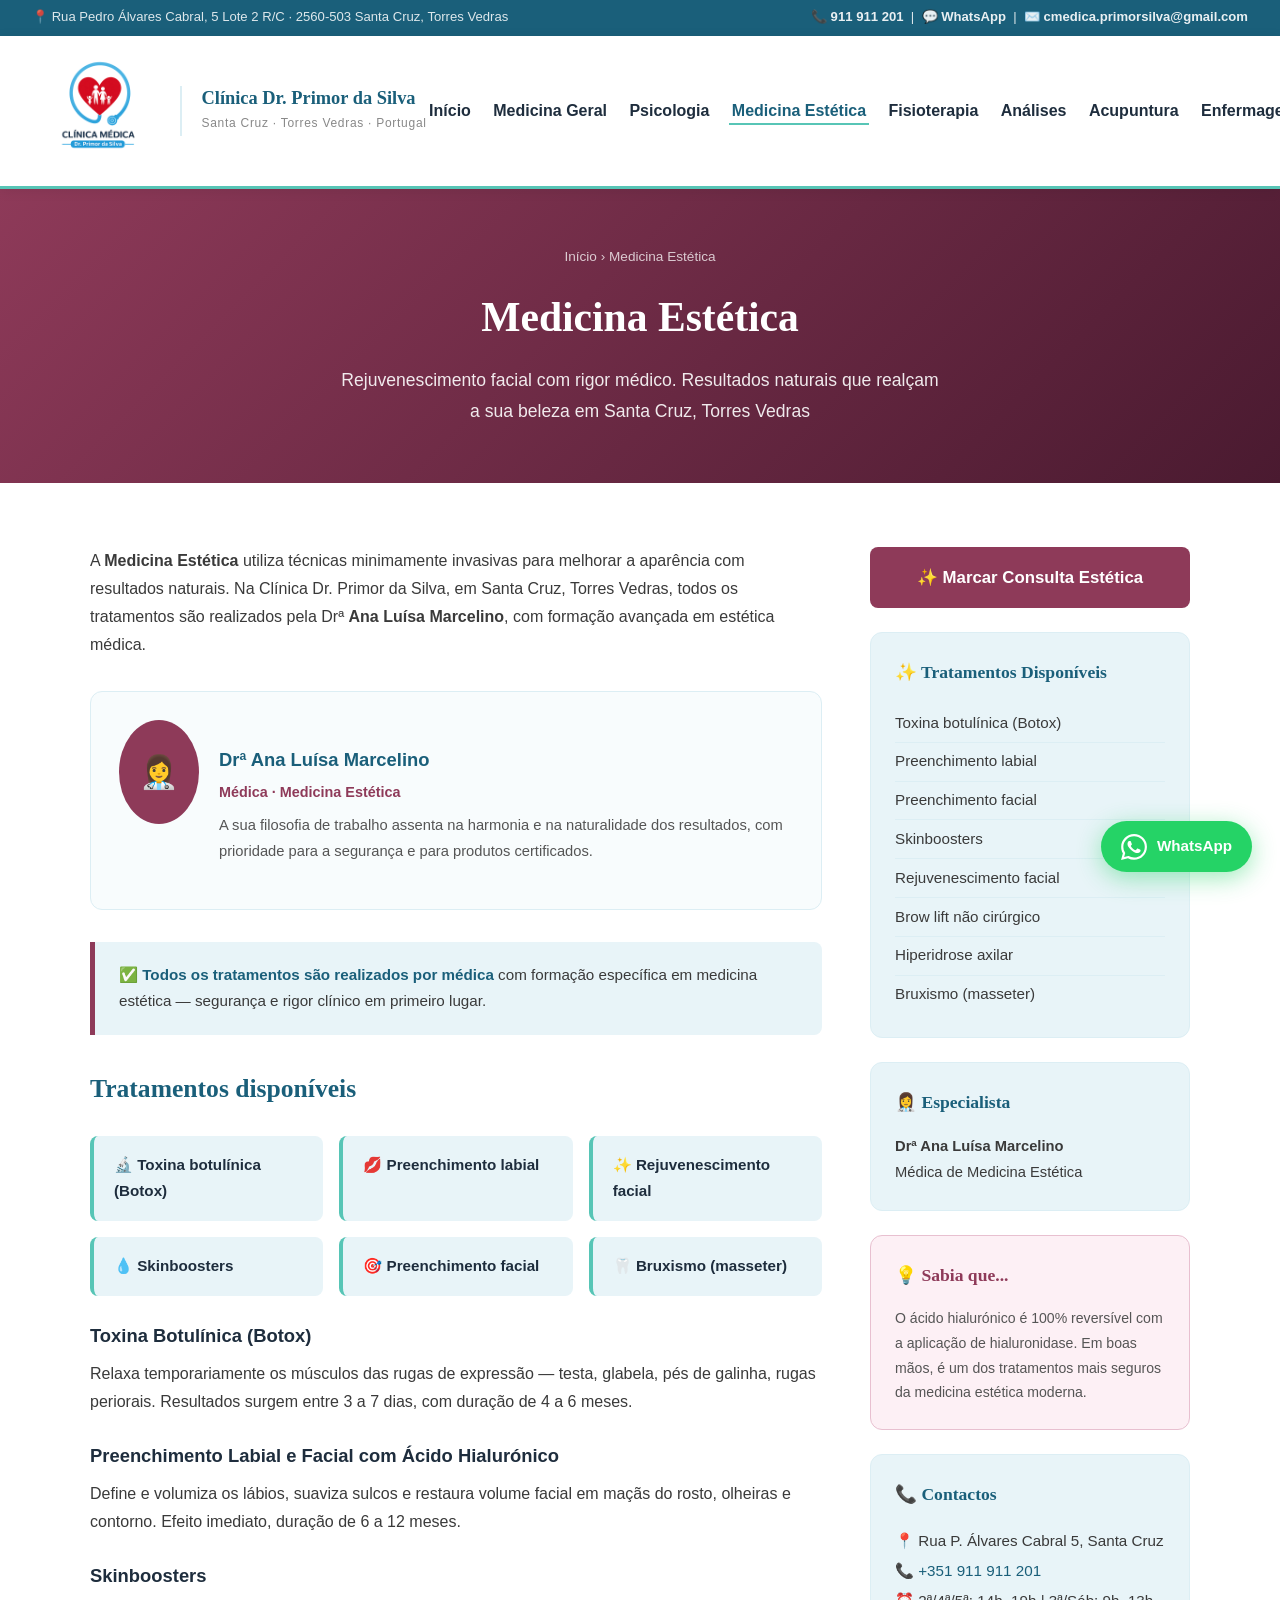
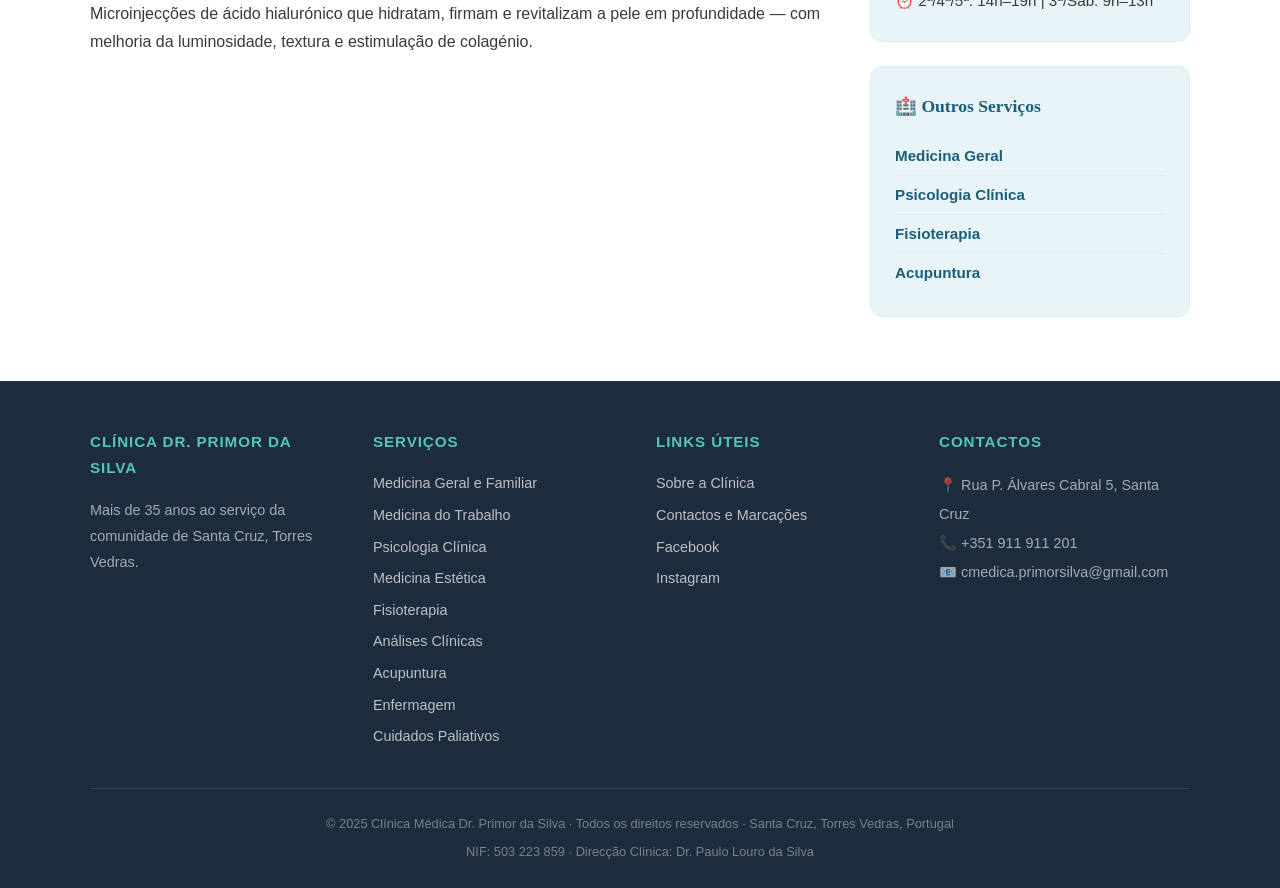
<file: pages/medicina-estetica.html>
<!DOCTYPE html>
<html lang="pt-PT">
<head>
  <meta charset="UTF-8" />
  <meta name="viewport" content="width=device-width, initial-scale=1.0" />

  <!-- ═══ SEO META ═══ -->
  <title>Medicina Estética em Santa Cruz, Torres Vedras | Botox, Preenchimento, Skinboosters</title>
  <meta name="description" content="Medicina Estética em Santa Cruz, Torres Vedras. Toxina botulínica (botox), preenchimento labial, rejuvenescimento facial e skinboosters. Drª Ana Luísa Marcelino. Resultados naturais com rigor médico." />
  <meta name="keywords" content="medicina estética Santa Cruz Torres Vedras, botox Torres Vedras, preenchimento labial Santa Cruz, skinboosters Torres Vedras, rejuvenescimento facial Santa Cruz, Drª Ana Luísa Marcelino" />
  <link rel="canonical" href="https://www.clinicadrprimor.pt/pages/medicina-estetica.html" />

  <meta property="og:type" content="website" />
  <meta property="og:title" content="Medicina Estética — Botox, Preenchimento e Skinboosters em Torres Vedras" />
  <meta property="og:description" content="Rejuvenescimento facial, toxina botulínica, preenchimento labial e skinboosters em Santa Cruz, Torres Vedras. Resultados naturais com rigor médico. Drª Ana Luísa Marcelino." />
  <meta property="og:url" content="https://www.clinicadrprimor.pt/pages/medicina-estetica.html" />

  <script type="application/ld+json">
  {
    "@context": "https://schema.org",
    "@type": "MedicalClinic",
    "name": "Clínica Dr. Primor da Silva — Medicina Estética",
    "medicalSpecialty": "Dermatology",
    "physician": {
      "@type": "Physician",
      "name": "Drª Ana Luísa Marcelino",
      "medicalSpecialty": "Aesthetic Medicine"
    },
    "address": {
      "@type": "PostalAddress",
      "addressLocality": "Santa Cruz",
      "addressRegion": "Torres Vedras",
      "addressCountry": "PT"
    }
  }
  </script>

  <link rel="stylesheet" href="../assets/css/style.css" />
<!-- Google Analytics -->
<script async src="https://www.googletagmanager.com/gtag/js?id=G-RZ1Z798HLC"></script>
<script>
  window.dataLayer = window.dataLayer || [];
  function gtag(){dataLayer.push(arguments);}
  gtag('js', new Date());
  gtag('config', 'G-RZ1Z798HLC');
</script>
</head>
<body>

<!-- ═══ TOP BAR ═══ -->
<div class="top-bar">
  <span>📍 Rua Pedro Álvares Cabral, 5 Lote 2 R/C &middot; 2560-503 Santa Cruz, Torres Vedras</span>
  <span>
    <a href="tel:+351911911201">📞 911 911 201</a>
    &nbsp;|&nbsp;
    <a href="https://wa.me/351911911201" target="_blank" rel="noopener">💬 WhatsApp</a>
    &nbsp;|&nbsp;
    <a href="mailto:cmedica.primorsilva@gmail.com">✉️ cmedica.primorsilva@gmail.com</a>
  </span>
</div>

<header>
  <div class="header-inner">
    <a href="../index.html" class="logo" aria-label="Clínica Dr. Primor da Silva — Início">
      <img
        src="../assets/images/logo.png"
        alt="Logótipo Clínica Dr. Primor da Silva"
        class="logo-img"
        width="auto"
        height="130"
      />
      <div class="logo-divider" aria-hidden="true"></div>
      <div class="logo-text">
        <h1>Clínica Dr. Primor da Silva</h1>
        <span>Santa Cruz · Torres Vedras · Portugal</span>
      </div>
    </a>
    <nav aria-label="Navegação principal">
      <ul>
        <li><a href="../index.html">Início</a></li>
        <li><a href="medicina-geral.html">Medicina Geral</a></li>
        <li><a href="psicologia.html">Psicologia</a></li>
        <li><a href="medicina-estetica.html" class="active">Medicina Estética</a></li>
        <li><a href="fisioterapia.html">Fisioterapia</a></li>
        <li><a href="analises.html">Análises</a></li>
        <li><a href="acupuntura.html">Acupuntura</a></li>
        <li><a href="enfermagem.html">Enfermagem</a></li>
      </ul>
    </nav>
    <a href="contactos.html" class="header-cta">📅 Marcar Consulta</a>

    <!-- Hamburger (mobile only) -->
    <button class="nav-toggle" aria-label="Abrir menu de navegação" aria-expanded="false" aria-controls="mobile-nav">
      <span></span>
      <span></span>
      <span></span>
    </button>
  </div>
</header>
<!-- ═══ MOBILE NAV OVERLAY ═══ -->
<div class="nav-overlay" id="mobile-nav" aria-label="Menu de navegação mobile">
  <button class="nav-close" aria-label="Fechar menu">&#x2715;</button>
  <ul>
        <li><a href="../index.html">Início</a></li>
        <li><a href="medicina-geral.html">Medicina Geral</a></li>
        <li><a href="psicologia.html">Psicologia</a></li>
        <li><a href="medicina-estetica.html" class="active">Medicina Estética</a></li>
        <li><a href="fisioterapia.html">Fisioterapia</a></li>
        <li><a href="analises.html">Análises</a></li>
        <li><a href="acupuntura.html">Acupuntura</a></li>
        <li><a href="enfermagem.html">Enfermagem</a></li>
        <li><a href="contactos.html" class="btn-cta">Marcar Consulta</a></li>
      </ul>
</div>

<div class="page-hero" style="background: linear-gradient(135deg, #8e3a59 0%, #4a1a30 100%);">
  <div class="container">
    <p class="breadcrumb"><a href="../index.html">Início</a> › Medicina Estética</p>
    <h1>Medicina Estética</h1>
    <p class="tagline">Rejuvenescimento facial com rigor médico. Resultados naturais que realçam a sua beleza em Santa Cruz, Torres Vedras</p>
  </div>
</div>

<section>
  <div class="container">
    <div class="content-wrap">
      <main class="main-content">

        <p>A <strong>Medicina Estética</strong> utiliza técnicas minimamente invasivas para melhorar a aparência com resultados naturais. Na Clínica Dr. Primor da Silva, em Santa Cruz, Torres Vedras, todos os tratamentos são realizados pela Drª <strong>Ana Luísa Marcelino</strong>, com formação avançada em estética médica.</p>

        <div class="doctor-card">
          <div class="doctor-avatar" style="background:#8e3a59;">👩‍⚕️</div>
          <div class="doctor-info">
            <h3>Drª Ana Luísa Marcelino</h3>
            <p class="title" style="color:#8e3a59;">Médica · Medicina Estética</p>
            <p>A sua filosofia de trabalho assenta na harmonia e na naturalidade dos resultados, com prioridade para a segurança e para produtos certificados.</p>
          </div>
        </div>

        <div class="info-box" style="border-left-color:#8e3a59;">
          <strong>✅ Todos os tratamentos são realizados por médica</strong> com formação específica em medicina estética — segurança e rigor clínico em primeiro lugar.
        </div>

        <h2>Tratamentos disponíveis</h2>

        <div class="treatments-grid">
          <div class="treatment-item">🔬 Toxina botulínica (Botox)</div>
          <div class="treatment-item">💋 Preenchimento labial</div>
          <div class="treatment-item">✨ Rejuvenescimento facial</div>
          <div class="treatment-item">💧 Skinboosters</div>
          <div class="treatment-item">🎯 Preenchimento facial</div>
          <div class="treatment-item">🦷 Bruxismo (masseter)</div>
        </div>

        <h3>Toxina Botulínica (Botox)</h3>
        <p>Relaxa temporariamente os músculos das rugas de expressão — testa, glabela, pés de galinha, rugas periorais. Resultados surgem entre 3 a 7 dias, com duração de 4 a 6 meses.</p>

        <h3>Preenchimento Labial e Facial com Ácido Hialurónico</h3>
        <p>Define e volumiza os lábios, suaviza sulcos e restaura volume facial em maçãs do rosto, olheiras e contorno. Efeito imediato, duração de 6 a 12 meses.</p>

        <h3>Skinboosters</h3>
        <p>Microinjecções de ácido hialurónico que hidratam, firmam e revitalizam a pele em profundidade — com melhoria da luminosidade, textura e estimulação de colagénio.</p>

</main>

      <aside class="sidebar">
        <a href="contactos.html" class="btn-marcacao" style="background:#8e3a59;">✨ Marcar Consulta Estética</a>

        <div class="sidebar-card">
          <h4>✨ Tratamentos Disponíveis</h4>
          <ul>
            <li>Toxina botulínica (Botox)</li>
            <li>Preenchimento labial</li>
            <li>Preenchimento facial</li>
            <li>Skinboosters</li>
            <li>Rejuvenescimento facial</li>
            <li>Brow lift não cirúrgico</li>
            <li>Hiperidrose axilar</li>
            <li>Bruxismo (masseter)</li>
          </ul>
        </div>

        <div class="sidebar-card">
          <h4>👩‍⚕️ Especialista</h4>
          <p style="font-size:.92rem;"><strong>Drª Ana Luísa Marcelino</strong><br>Médica de Medicina Estética</p>
        </div>

        <div class="sidebar-card" style="background:#fdf0f5; border-color:#e8c0d0;">
          <h4 style="color:#8e3a59;">💡 Sabia que...</h4>
          <p style="font-size:.88rem; color:#555;">O ácido hialurónico é 100% reversível com a aplicação de hialuronidase. Em boas mãos, é um dos tratamentos mais seguros da medicina estética moderna.</p>
        </div>

        <div class="sidebar-card">
          <h4>📞 Contactos</h4>
          <div class="contact-info">
            <p>📍 Rua P. Álvares Cabral 5, Santa Cruz</p>
            <p>📞 <a href="tel:+351911911201">+351 911 911 201</a></p>
            <p>⏰ 2ª/4ª/5ª: 14h–19h | 3ª/Sáb: 9h–13h</p>
          </div>
        </div>

        <div class="sidebar-card">
          <h4>🏥 Outros Serviços</h4>
          <ul>
            <li><a href="medicina-geral.html">Medicina Geral</a></li>
            <li><a href="psicologia.html">Psicologia Clínica</a></li>
            <li><a href="fisioterapia.html">Fisioterapia</a></li>
            <li><a href="acupuntura.html">Acupuntura</a></li>
          </ul>
        </div>
      </aside>
    </div>
  </div>
</section>

<footer>
  <div class="footer-grid">
    <div class="footer-col">
      <h4>Clínica Dr. Primor da Silva</h4>
      <p style="color:rgba(255,255,255,.6); font-size:.9rem; line-height:1.8;">Mais de 35 anos ao serviço da comunidade de Santa Cruz, Torres Vedras.</p>
    </div>
  
  <div class="footer-col">
      <h4>Serviços</h4>
      <ul>
        <li><a href="medicina-geral.html">Medicina Geral e Familiar</a></li>
        <li><a href="medicina-trabalho.html">Medicina do Trabalho</a></li>
        <li><a href="psicologia.html">Psicologia Clínica</a></li>
        <li><a href="medicina-estetica.html">Medicina Estética</a></li>
        <li><a href="fisioterapia.html">Fisioterapia</a></li>
        <li><a href="analises.html">Análises Clínicas</a></li>
        <li><a href="acupuntura.html">Acupuntura</a></li>
        <li><a href="enfermagem.html">Enfermagem</a></li>
        <li><a href="cuidados-paliativos.html">Cuidados Paliativos</a></li>
      </ul>
    </div>
    <div class="footer-col">
      <h4>Links Úteis</h4>
      <ul>
        <li><a href="sobre.html">Sobre a Clínica</a></li>
        <li><a href="contactos.html">Contactos e Marcações</a></li>
        <li><a href="#">Facebook</a></li>
        <li><a href="#">Instagram</a></li>
      </ul>
    </div>
    <div class="footer-col">
      <h4>Contactos</h4>
      <p style="color:rgba(255,255,255,.6); line-height:2; font-size:.9rem;">
        📍 Rua P. Álvares Cabral 5, Santa Cruz<br>
        📞 +351 911 911 201<br>
        📧 cmedica.primorsilva@gmail.com
      </p>
    </div>
  </div>
  <div class="footer-bottom">
    <p>© 2025 Clínica Médica Dr. Primor da Silva · Todos os direitos reservados · Santa Cruz, Torres Vedras, Portugal</p>
    <p style="margin-top:.4rem;">NIF: 503 223 859 · Direcção Clínica: Dr. Paulo Louro da Silva</p>
  </div>
</footer>


<!-- ═══ WHATSAPP FLUTUANTE ═══ -->
<a href="https://wa.me/351911911201?text=Ol%C3%A1%2C%20gostaria%20de%20marcar%20uma%20consulta%20na%20Cl%C3%ADnica%20Dr.%20Primor%20da%20Silva."
   class="whatsapp-float"
   target="_blank"
   rel="noopener"
   aria-label="Enviar mensagem WhatsApp para a clínica">
  <svg viewBox="0 0 24 24" fill="currentColor" xmlns="http://www.w3.org/2000/svg">
    <path d="M17.472 14.382c-.297-.149-1.758-.867-2.03-.967-.273-.099-.471-.148-.67.15-.197.297-.767.966-.94 1.164-.173.199-.347.223-.644.075-.297-.15-1.255-.463-2.39-1.475-.883-.788-1.48-1.761-1.653-2.059-.173-.297-.018-.458.13-.606.134-.133.298-.347.446-.52.149-.174.198-.298.298-.497.099-.198.05-.371-.025-.52-.075-.149-.669-1.612-.916-2.207-.242-.579-.487-.5-.669-.51-.173-.008-.371-.01-.57-.01-.198 0-.52.074-.792.372-.272.297-1.04 1.016-1.04 2.479 0 1.462 1.065 2.875 1.213 3.074.149.198 2.096 3.2 5.077 4.487.709.306 1.262.489 1.694.625.712.227 1.36.195 1.871.118.571-.085 1.758-.719 2.006-1.413.248-.694.248-1.289.173-1.413-.074-.124-.272-.198-.57-.347m-5.421 7.403h-.004a9.87 9.87 0 01-5.031-1.378l-.361-.214-3.741.982.998-3.648-.235-.374a9.86 9.86 0 01-1.51-5.26c.001-5.45 4.436-9.884 9.888-9.884 2.64 0 5.122 1.03 6.988 2.898a9.825 9.825 0 012.893 6.994c-.003 5.45-4.437 9.884-9.885 9.884m8.413-18.297A11.815 11.815 0 0012.05 0C5.495 0 .16 5.335.157 11.892c0 2.096.547 4.142 1.588 5.945L.057 24l6.305-1.654a11.882 11.882 0 005.683 1.448h.005c6.554 0 11.89-5.335 11.893-11.893a11.821 11.821 0 00-3.48-8.413z"/>
  </svg>
  <span>WhatsApp</span>
</a>

<script src="../assets/js/main.js"></script>

</body>
</html>
</file>
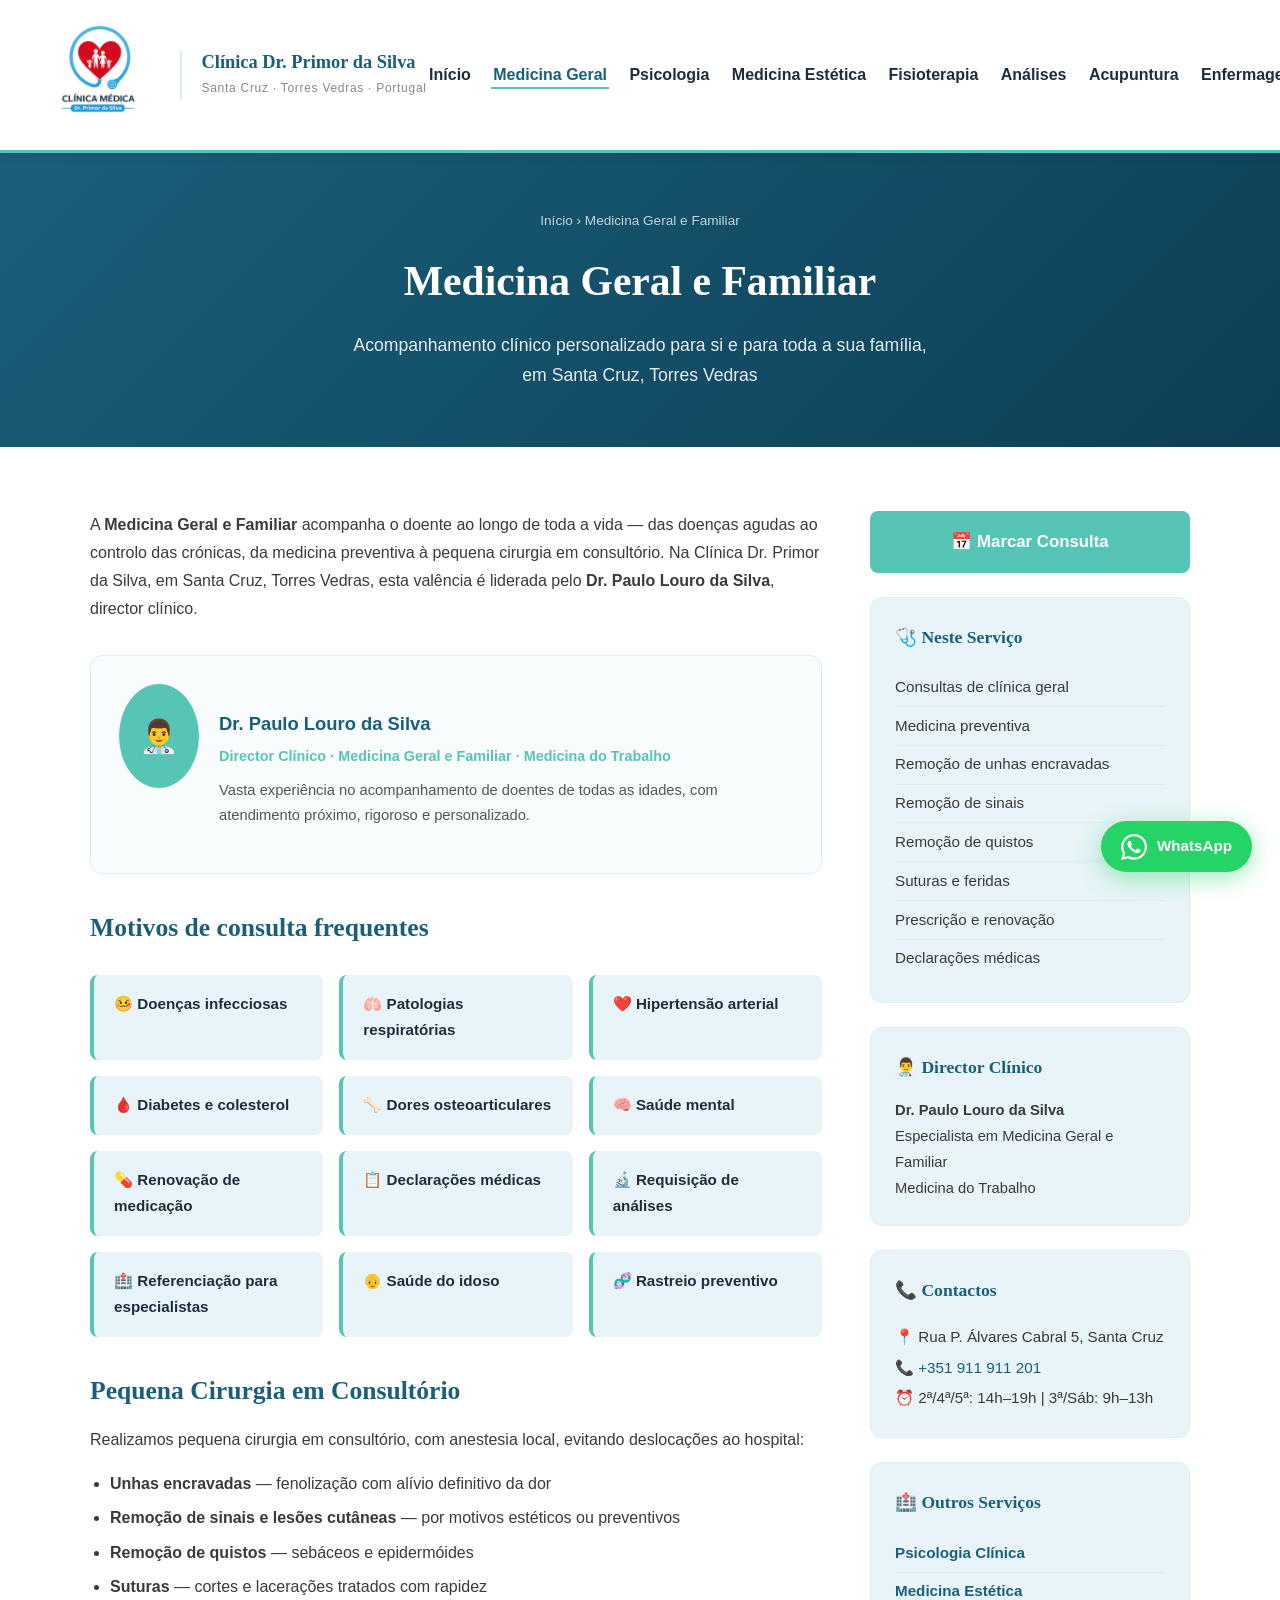
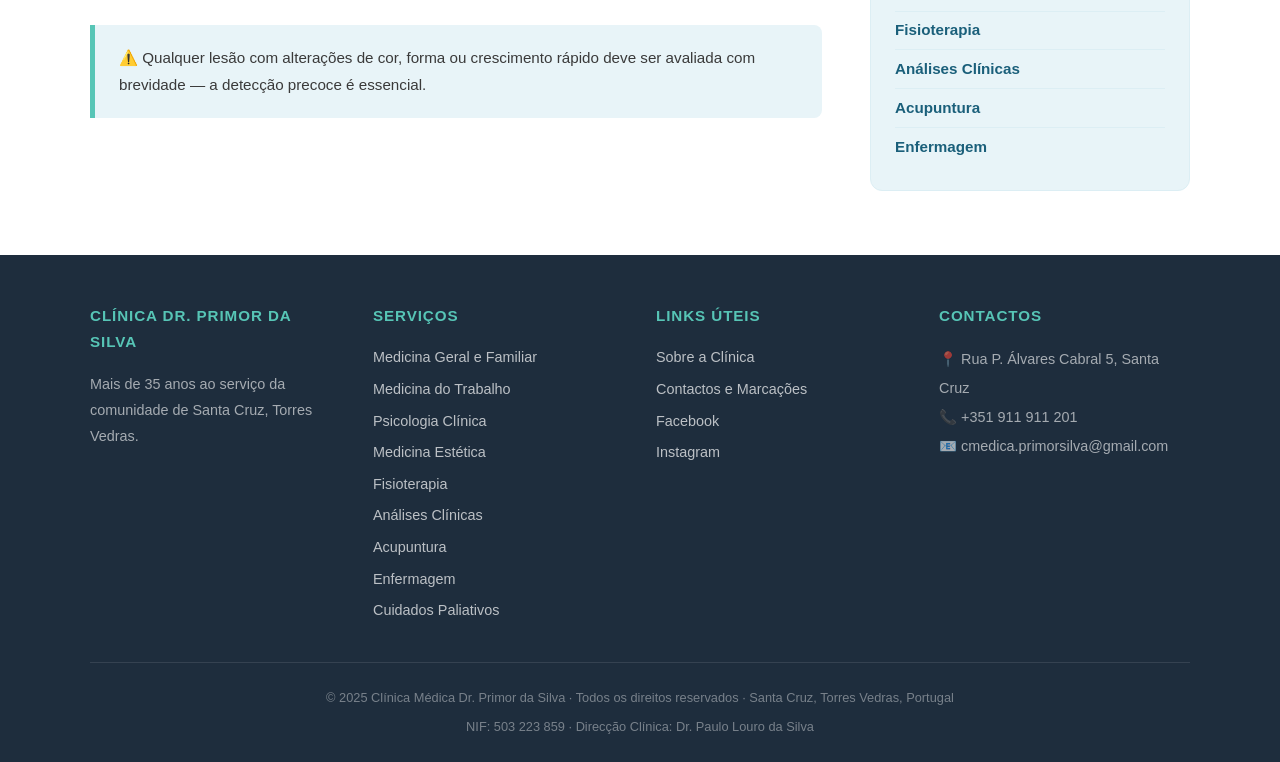
<file: pages/medicina-geral.html>
<!DOCTYPE html>
<html lang="pt-PT">
<head>
  <meta charset="UTF-8" />
  <meta name="viewport" content="width=device-width, initial-scale=1.0" />

  <!-- ═══ SEO META ═══ -->
  <title>Medicina Geral e Familiar em Santa Cruz, Torres Vedras | Clínica Dr. Primor da Silva</title>
  <meta name="description" content="Consultas de Medicina Geral e Familiar em Santa Cruz, Torres Vedras. Dr. Paulo Louro da Silva, director clínico. Pequena cirurgia: unhas encravadas, sinais, quistos e suturas. Marcação online." />
  <meta name="keywords" content="médico de família Santa Cruz, medicina geral Torres Vedras, clínica geral Santa Cruz, remoção sinais Torres Vedras, pequena cirurgia Santa Cruz, Dr. Paulo Louro da Silva" />
  <link rel="canonical" href="https://www.clinicadrprimor.pt/pages/medicina-geral.html" />

  <!-- Open Graph -->
  <meta property="og:type" content="website" />
  <meta property="og:title" content="Medicina Geral e Familiar — Clínica Dr. Primor da Silva" />
  <meta property="og:description" content="Consultas de clínica geral e pequena cirurgia em Santa Cruz, Torres Vedras. Marque a sua consulta com o Dr. Paulo Louro da Silva." />
  <meta property="og:url" content="https://www.clinicadrprimor.pt/pages/medicina-geral.html" />

  <!-- Schema.org -->
  <script type="application/ld+json">
  {
    "@context": "https://schema.org",
    "@type": "MedicalClinic",
    "name": "Clínica Dr. Primor da Silva — Medicina Geral e Familiar",
    "medicalSpecialty": "GeneralPractice",
    "physician": {
      "@type": "Physician",
      "name": "Dr. Paulo Louro da Silva",
      "medicalSpecialty": "GeneralPractice"
    },
    "address": {
      "@type": "PostalAddress",
      "addressLocality": "Santa Cruz",
      "addressRegion": "Torres Vedras",
      "addressCountry": "PT"
    }
  }
  </script>

  <link rel="stylesheet" href="../assets/css/style.css" />
<!-- Google Analytics -->
<script async src="https://www.googletagmanager.com/gtag/js?id=G-RZ1Z798HLC"></script>
<script>
  window.dataLayer = window.dataLayer || [];
  function gtag(){dataLayer.push(arguments);}
  gtag('js', new Date());
  gtag('config', 'G-RZ1Z798HLC');
</script>
</head>
<body>

<!-- HEADER -->
<header>
  <div class="header-inner">
    <a href="../index.html" class="logo" aria-label="Clínica Dr. Primor da Silva — Início">
      <img
        src="../assets/images/logo.png"
        alt="Logótipo Clínica Dr. Primor da Silva"
        class="logo-img"
        width="auto"
        height="130"
      />
      <div class="logo-divider" aria-hidden="true"></div>
      <div class="logo-text">
        <h1>Clínica Dr. Primor da Silva</h1>
        <span>Santa Cruz · Torres Vedras · Portugal</span>
      </div>
    </a>
    <nav aria-label="Navegação principal">
      <ul>
        <li><a href="../index.html">Início</a></li>
        <li><a href="medicina-geral.html" class="active">Medicina Geral</a></li>
        <li><a href="psicologia.html">Psicologia</a></li>
        <li><a href="medicina-estetica.html">Medicina Estética</a></li>
        <li><a href="fisioterapia.html">Fisioterapia</a></li>
        <li><a href="analises.html">Análises</a></li>
        <li><a href="acupuntura.html">Acupuntura</a></li>
        <li><a href="enfermagem.html">Enfermagem</a></li>
      </ul>
    </nav>
    <a href="contactos.html" class="header-cta">📅 Marcar Consulta</a>

    <!-- Hamburger (mobile only) -->
    <button class="nav-toggle" aria-label="Abrir menu de navegação" aria-expanded="false" aria-controls="mobile-nav">
      <span></span>
      <span></span>
      <span></span>
    </button>
  </div>
</header>
<!-- ═══ MOBILE NAV OVERLAY ═══ -->
<div class="nav-overlay" id="mobile-nav" aria-label="Menu de navegação mobile">
  <button class="nav-close" aria-label="Fechar menu">&#x2715;</button>
  <ul>
        <li><a href="../index.html">Início</a></li>
        <li><a href="medicina-geral.html" class="active">Medicina Geral</a></li>
        <li><a href="psicologia.html">Psicologia</a></li>
        <li><a href="medicina-estetica.html">Medicina Estética</a></li>
        <li><a href="fisioterapia.html">Fisioterapia</a></li>
        <li><a href="analises.html">Análises</a></li>
        <li><a href="acupuntura.html">Acupuntura</a></li>
        <li><a href="enfermagem.html">Enfermagem</a></li>
        <li><a href="contactos.html" class="btn-cta">Marcar Consulta</a></li>
      </ul>
</div>

<!-- PAGE HERO -->
<div class="page-hero">
  <div class="container">
    <p class="breadcrumb"><a href="../index.html">Início</a> › Medicina Geral e Familiar</p>
    <h1>Medicina Geral e Familiar</h1>
    <p class="tagline">Acompanhamento clínico personalizado para si e para toda a sua família, em Santa Cruz, Torres Vedras</p>
  </div>
</div>

<!-- CONTEÚDO PRINCIPAL -->
<section>
  <div class="container">
    <div class="content-wrap">

      <!-- MAIN -->
      <main class="main-content">

        <p>A <strong>Medicina Geral e Familiar</strong> acompanha o doente ao longo de toda a vida — das doenças agudas ao controlo das crónicas, da medicina preventiva à pequena cirurgia em consultório. Na Clínica Dr. Primor da Silva, em Santa Cruz, Torres Vedras, esta valência é liderada pelo <strong>Dr. Paulo Louro da Silva</strong>, director clínico.</p>

        <div class="doctor-card">
          <div class="doctor-avatar">👨‍⚕️</div>
          <div class="doctor-info">
            <h3>Dr. Paulo Louro da Silva</h3>
            <p class="title">Director Clínico · Medicina Geral e Familiar · Medicina do Trabalho</p>
            <p>Vasta experiência no acompanhamento de doentes de todas as idades, com atendimento próximo, rigoroso e personalizado.</p>
          </div>
        </div>

        <h2>Motivos de consulta frequentes</h2>

        <div class="treatments-grid">
          <div class="treatment-item">🤒 Doenças infecciosas</div>
          <div class="treatment-item">🫁 Patologias respiratórias</div>
          <div class="treatment-item">❤️ Hipertensão arterial</div>
          <div class="treatment-item">🩸 Diabetes e colesterol</div>
          <div class="treatment-item">🦴 Dores osteoarticulares</div>
          <div class="treatment-item">🧠 Saúde mental</div>
          <div class="treatment-item">💊 Renovação de medicação</div>
          <div class="treatment-item">📋 Declarações médicas</div>
          <div class="treatment-item">🔬 Requisição de análises</div>
          <div class="treatment-item">🏥 Referenciação para especialistas</div>
          <div class="treatment-item">👴 Saúde do idoso</div>
          <div class="treatment-item">🧬 Rastreio preventivo</div>
        </div>

        <h2>Pequena Cirurgia em Consultório</h2>
        <p>Realizamos pequena cirurgia em consultório, com anestesia local, evitando deslocações ao hospital:</p>
        <ul>
          <li><strong>Unhas encravadas</strong> — fenolização com alívio definitivo da dor</li>
          <li><strong>Remoção de sinais e lesões cutâneas</strong> — por motivos estéticos ou preventivos</li>
          <li><strong>Remoção de quistos</strong> — sebáceos e epidermóides</li>
          <li><strong>Suturas</strong> — cortes e lacerações tratados com rapidez</li>
        </ul>

        <div class="info-box">
          <strong>⚠️</strong> Qualquer lesão com alterações de cor, forma ou crescimento rápido deve ser avaliada com brevidade — a detecção precoce é essencial.
        </div>

</main>

      <!-- SIDEBAR -->
      <aside class="sidebar">
        <a href="contactos.html" class="btn-marcacao">📅 Marcar Consulta</a>

        <div class="sidebar-card">
          <h4>🩺 Neste Serviço</h4>
          <ul>
            <li>Consultas de clínica geral</li>
            <li>Medicina preventiva</li>
            <li>Remoção de unhas encravadas</li>
            <li>Remoção de sinais</li>
            <li>Remoção de quistos</li>
            <li>Suturas e feridas</li>
            <li>Prescrição e renovação</li>
            <li>Declarações médicas</li>
          </ul>
        </div>

        <div class="sidebar-card">
          <h4>👨‍⚕️ Director Clínico</h4>
          <p style="font-size:.92rem;"><strong>Dr. Paulo Louro da Silva</strong><br>Especialista em Medicina Geral e Familiar<br>Medicina do Trabalho</p>
        </div>

        <div class="sidebar-card">
          <h4>📞 Contactos</h4>
          <div class="contact-info">
            <p>📍 Rua P. Álvares Cabral 5, Santa Cruz</p>
            <p>📞 <a href="tel:+351911911201">+351 911 911 201</a></p>
            <p>⏰ 2ª/4ª/5ª: 14h–19h | 3ª/Sáb: 9h–13h</p>
          </div>
        </div>

        <div class="sidebar-card">
          <h4>🏥 Outros Serviços</h4>
          <ul>
            <li><a href="psicologia.html">Psicologia Clínica</a></li>
            <li><a href="medicina-estetica.html">Medicina Estética</a></li>
            <li><a href="fisioterapia.html">Fisioterapia</a></li>
            <li><a href="analises.html">Análises Clínicas</a></li>
            <li><a href="acupuntura.html">Acupuntura</a></li>
            <li><a href="enfermagem.html">Enfermagem</a></li>
          </ul>
        </div>
      </aside>

    </div>
  </div>
</section>

<!-- FOOTER -->
<footer>
  <div class="footer-grid">
    <div class="footer-col">
      <h4>Clínica Dr. Primor da Silva</h4>
      <p style="color:rgba(255,255,255,.6); font-size:.9rem; line-height:1.8;">Mais de 35 anos ao serviço da comunidade de Santa Cruz, Torres Vedras.</p>
    </div>
  
  <div class="footer-col">
      <h4>Serviços</h4>
      <ul>
        <li><a href="medicina-geral.html">Medicina Geral e Familiar</a></li>
        <li><a href="medicina-trabalho.html">Medicina do Trabalho</a></li>
        <li><a href="psicologia.html">Psicologia Clínica</a></li>
        <li><a href="medicina-estetica.html">Medicina Estética</a></li>
        <li><a href="fisioterapia.html">Fisioterapia</a></li>
        <li><a href="analises.html">Análises Clínicas</a></li>
        <li><a href="acupuntura.html">Acupuntura</a></li>
        <li><a href="enfermagem.html">Enfermagem</a></li>
        <li><a href="cuidados-paliativos.html">Cuidados Paliativos</a></li>
      </ul>
    </div>
    <div class="footer-col">
      <h4>Links Úteis</h4>
      <ul>
        <li><a href="sobre.html">Sobre a Clínica</a></li>
        <li><a href="contactos.html">Contactos e Marcações</a></li>
        <li><a href="#">Facebook</a></li>
        <li><a href="#">Instagram</a></li>
      </ul>
    </div>
    <div class="footer-col">
      <h4>Contactos</h4>
      <p style="color:rgba(255,255,255,.6); line-height:2; font-size:.9rem;">
        📍 Rua P. Álvares Cabral 5, Santa Cruz<br>
        📞 +351 911 911 201<br>
        📧 cmedica.primorsilva@gmail.com
      </p>
    </div>
  </div>
  <div class="footer-bottom">
    <p>© 2025 Clínica Médica Dr. Primor da Silva · Todos os direitos reservados · Santa Cruz, Torres Vedras, Portugal</p>
    <p style="margin-top:.4rem;">NIF: 503 223 859 · Direcção Clínica: Dr. Paulo Louro da Silva</p>
  </div>
</footer>


<!-- ═══ WHATSAPP FLUTUANTE ═══ -->
<a href="https://wa.me/351911911201?text=Ol%C3%A1%2C%20gostaria%20de%20marcar%20uma%20consulta%20na%20Cl%C3%ADnica%20Dr.%20Primor%20da%20Silva."
   class="whatsapp-float"
   target="_blank"
   rel="noopener"
   aria-label="Enviar mensagem WhatsApp para a clínica">
  <svg viewBox="0 0 24 24" fill="currentColor" xmlns="http://www.w3.org/2000/svg">
    <path d="M17.472 14.382c-.297-.149-1.758-.867-2.03-.967-.273-.099-.471-.148-.67.15-.197.297-.767.966-.94 1.164-.173.199-.347.223-.644.075-.297-.15-1.255-.463-2.39-1.475-.883-.788-1.48-1.761-1.653-2.059-.173-.297-.018-.458.13-.606.134-.133.298-.347.446-.52.149-.174.198-.298.298-.497.099-.198.05-.371-.025-.52-.075-.149-.669-1.612-.916-2.207-.242-.579-.487-.5-.669-.51-.173-.008-.371-.01-.57-.01-.198 0-.52.074-.792.372-.272.297-1.04 1.016-1.04 2.479 0 1.462 1.065 2.875 1.213 3.074.149.198 2.096 3.2 5.077 4.487.709.306 1.262.489 1.694.625.712.227 1.36.195 1.871.118.571-.085 1.758-.719 2.006-1.413.248-.694.248-1.289.173-1.413-.074-.124-.272-.198-.57-.347m-5.421 7.403h-.004a9.87 9.87 0 01-5.031-1.378l-.361-.214-3.741.982.998-3.648-.235-.374a9.86 9.86 0 01-1.51-5.26c.001-5.45 4.436-9.884 9.888-9.884 2.64 0 5.122 1.03 6.988 2.898a9.825 9.825 0 012.893 6.994c-.003 5.45-4.437 9.884-9.885 9.884m8.413-18.297A11.815 11.815 0 0012.05 0C5.495 0 .16 5.335.157 11.892c0 2.096.547 4.142 1.588 5.945L.057 24l6.305-1.654a11.882 11.882 0 005.683 1.448h.005c6.554 0 11.89-5.335 11.893-11.893a11.821 11.821 0 00-3.48-8.413z"/>
  </svg>
  <span>WhatsApp</span>
</a>

<script src="../assets/js/main.js"></script>

</body>
</html>
</file>
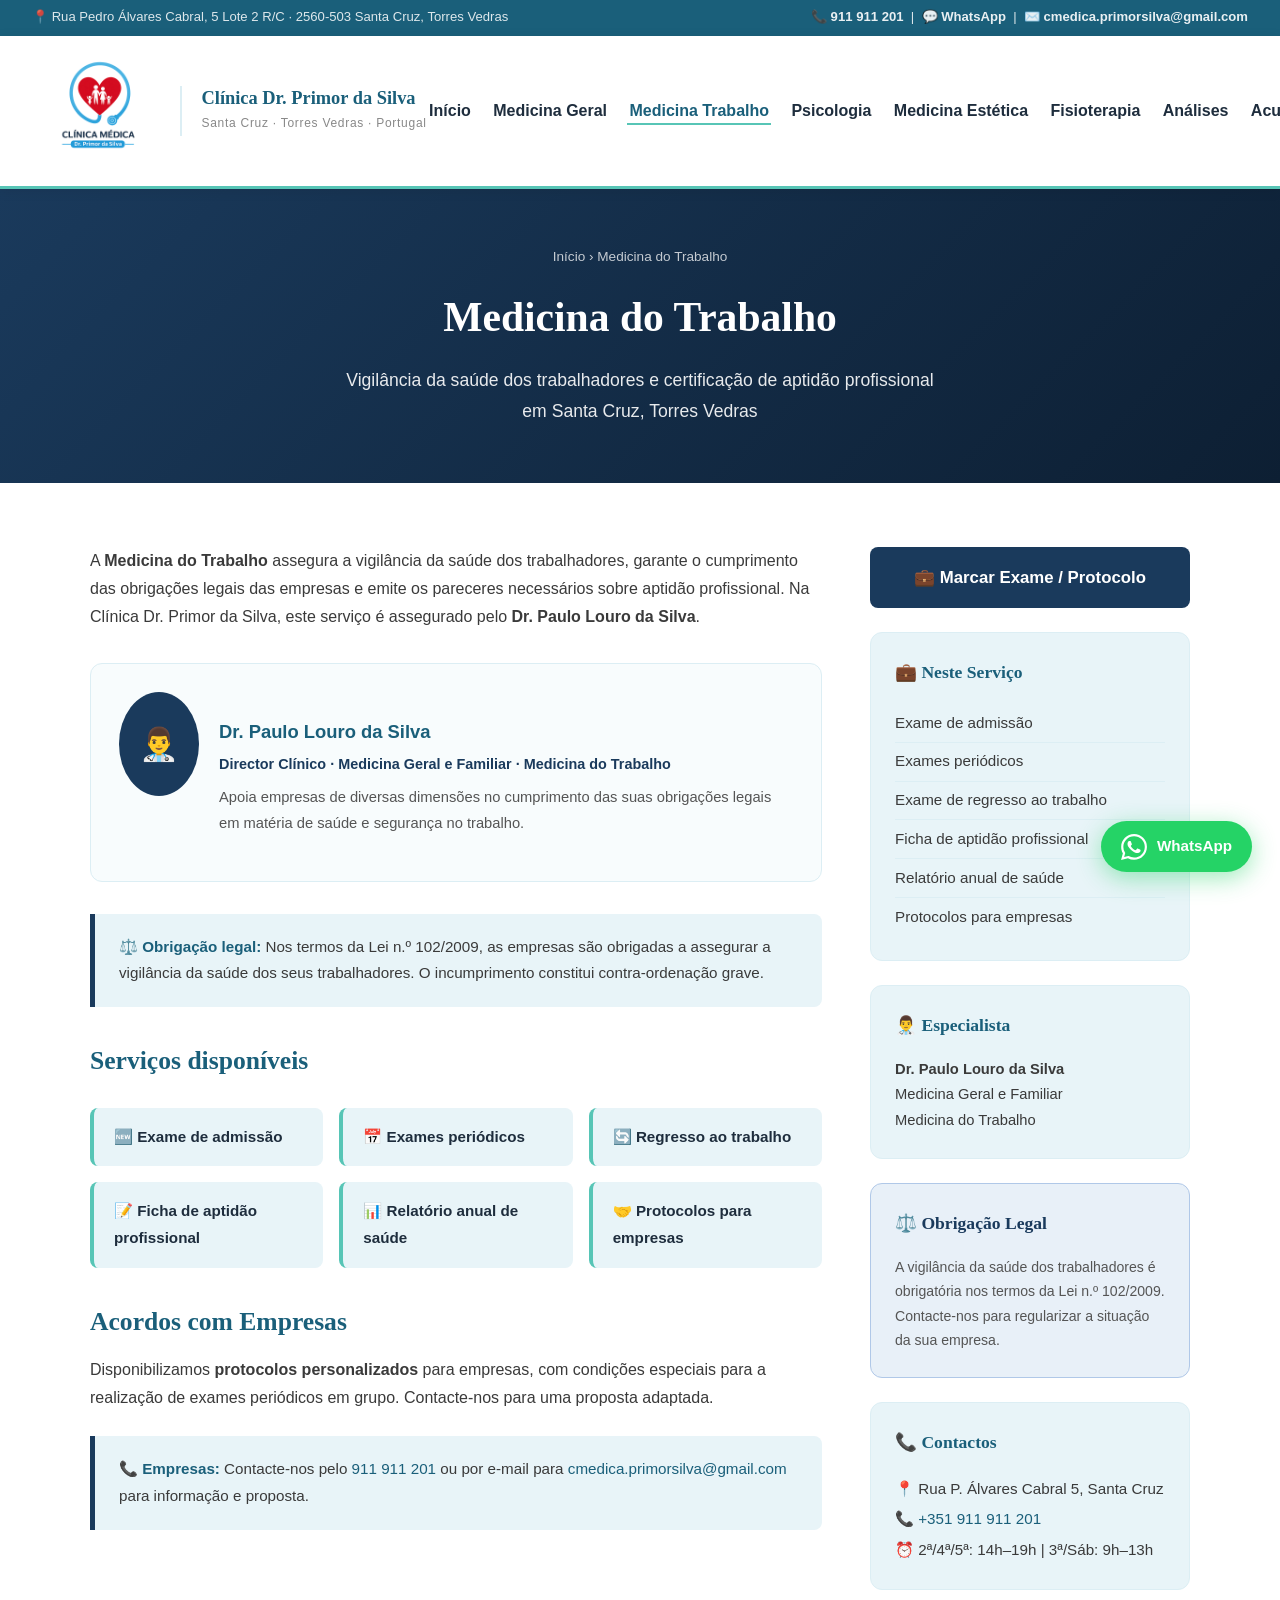
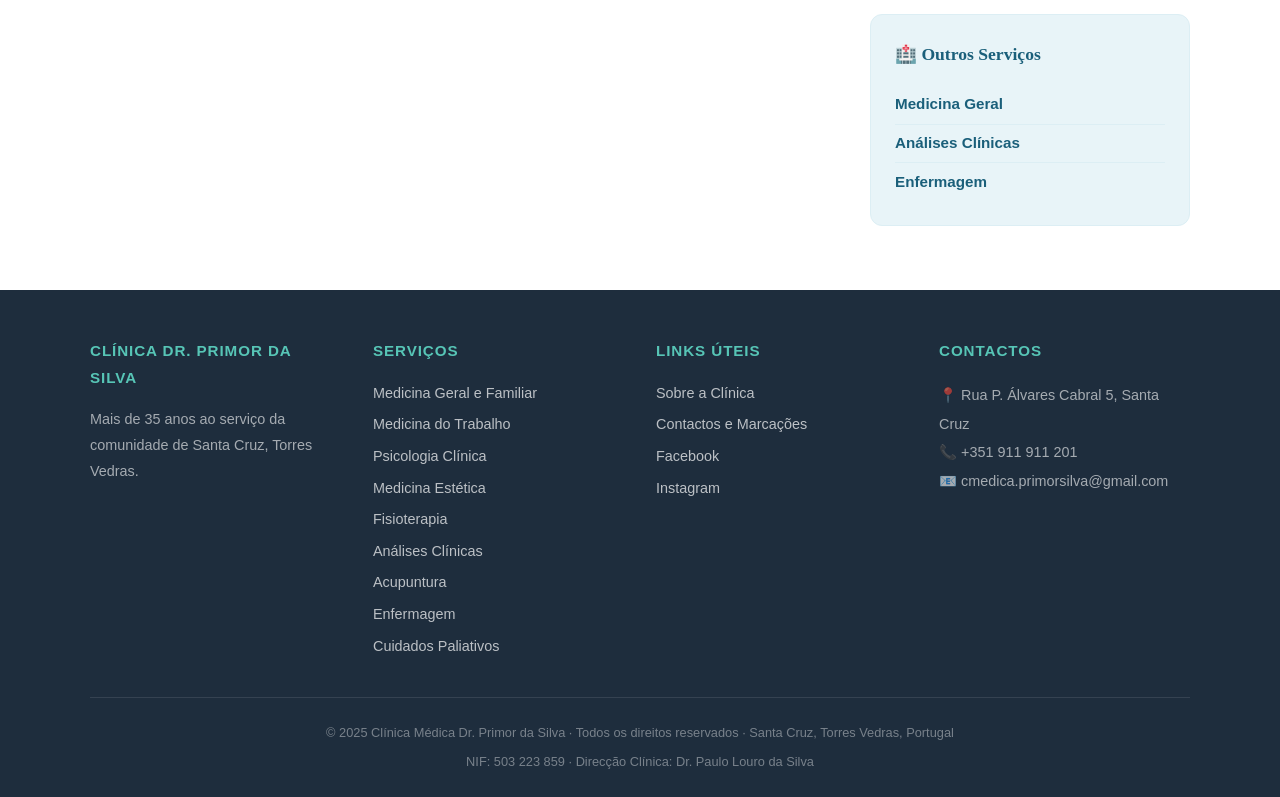
<file: pages/medicina-trabalho.html>
<!DOCTYPE html>
<html lang="pt-PT">
<head>
  <meta charset="UTF-8" />
  <meta name="viewport" content="width=device-width, initial-scale=1.0" />

  <title>Medicina do Trabalho em Santa Cruz, Torres Vedras | Clínica Dr. Primor da Silva</title>
  <meta name="description" content="Medicina do Trabalho em Santa Cruz, Torres Vedras. Exames de admissão, periódicos e de cessação. Aptidão para o trabalho, certificados médicos e vigilância da saúde ocupacional. Dr. Paulo Louro da Silva." />
  <meta name="keywords" content="medicina do trabalho Santa Cruz Torres Vedras, exames médicos trabalho Torres Vedras, saúde ocupacional Santa Cruz, certificado aptidão trabalho Torres Vedras" />
  <link rel="canonical" href="https://www.clinicadrprimor.pt/pages/medicina-trabalho.html" />

  <meta property="og:title" content="Medicina do Trabalho — Clínica Dr. Primor da Silva, Santa Cruz" />
  <meta property="og:description" content="Exames de admissão, periódicos e aptidão para o trabalho em Santa Cruz, Torres Vedras. Dr. Paulo Louro da Silva, especialista em Medicina do Trabalho." />
  <meta property="og:url" content="https://www.clinicadrprimor.pt/pages/medicina-trabalho.html" />

  <link rel="stylesheet" href="../assets/css/style.css" />
<!-- Google Analytics -->
<script async src="https://www.googletagmanager.com/gtag/js?id=G-RZ1Z798HLC"></script>
<script>
  window.dataLayer = window.dataLayer || [];
  function gtag(){dataLayer.push(arguments);}
  gtag('js', new Date());
  gtag('config', 'G-RZ1Z798HLC');
</script>
</head>
<body>

<div class="top-bar">
  <span>📍 Rua Pedro Álvares Cabral, 5 Lote 2 R/C &middot; 2560-503 Santa Cruz, Torres Vedras</span>
  <span>
    <a href="tel:+351911911201">📞 911 911 201</a>
    &nbsp;|&nbsp;
    <a href="https://wa.me/351911911201" target="_blank" rel="noopener">💬 WhatsApp</a>
    &nbsp;|&nbsp;
    <a href="mailto:cmedica.primorsilva@gmail.com">✉️ cmedica.primorsilva@gmail.com</a>
  </span>
</div>

<header>
  <div class="header-inner">
    <a href="../index.html" class="logo" aria-label="Clínica Dr. Primor da Silva — Início">
      <img
        src="../assets/images/logo.png"
        alt="Logótipo Clínica Dr. Primor da Silva"
        class="logo-img"
        width="auto"
        height="130"
      />
      <div class="logo-divider" aria-hidden="true"></div>
      <div class="logo-text">
        <h1>Clínica Dr. Primor da Silva</h1>
        <span>Santa Cruz · Torres Vedras · Portugal</span>
      </div>
    </a>
    <nav aria-label="Navegação principal">
      <ul>
        <li><a href="../index.html">Início</a></li>
        <li><a href="medicina-geral.html">Medicina Geral</a></li>
        <li><a href="medicina-trabalho.html" class="active">Medicina Trabalho</a></li>
        <li><a href="psicologia.html">Psicologia</a></li>
        <li><a href="medicina-estetica.html">Medicina Estética</a></li>
        <li><a href="fisioterapia.html">Fisioterapia</a></li>
        <li><a href="analises.html">Análises</a></li>
        <li><a href="acupuntura.html">Acupuntura</a></li>
        <li><a href="enfermagem.html">Enfermagem</a></li>
      </ul>
    </nav>
    <a href="contactos.html" class="header-cta">📅 Marcar Consulta</a>

    <!-- Hamburger (mobile only) -->
    <button class="nav-toggle" aria-label="Abrir menu de navegação" aria-expanded="false" aria-controls="mobile-nav">
      <span></span>
      <span></span>
      <span></span>
    </button>
  </div>
</header>
<!-- ═══ MOBILE NAV OVERLAY ═══ -->
<div class="nav-overlay" id="mobile-nav" aria-label="Menu de navegação mobile">
  <button class="nav-close" aria-label="Fechar menu">&#x2715;</button>
  <ul>
        <li><a href="../index.html">Início</a></li>
        <li><a href="medicina-geral.html">Medicina Geral</a></li>
        <li><a href="medicina-trabalho.html" class="active">Medicina Trabalho</a></li>
        <li><a href="psicologia.html">Psicologia</a></li>
        <li><a href="medicina-estetica.html">Medicina Estética</a></li>
        <li><a href="fisioterapia.html">Fisioterapia</a></li>
        <li><a href="analises.html">Análises</a></li>
        <li><a href="acupuntura.html">Acupuntura</a></li>
        <li><a href="enfermagem.html">Enfermagem</a></li>
        <li><a href="contactos.html" class="btn-cta">Marcar Consulta</a></li>
      </ul>
</div>

<div class="page-hero" style="background: linear-gradient(135deg, #1a3a5c 0%, #0d1f33 100%);">
  <div class="container">
    <p class="breadcrumb"><a href="../index.html">Início</a> › Medicina do Trabalho</p>
    <h1>Medicina do Trabalho</h1>
    <p class="tagline">Vigilância da saúde dos trabalhadores e certificação de aptidão profissional em Santa Cruz, Torres Vedras</p>
  </div>
</div>

<section>
  <div class="container">
    <div class="content-wrap">
      <main class="main-content">

        <p>A <strong>Medicina do Trabalho</strong> assegura a vigilância da saúde dos trabalhadores, garante o cumprimento das obrigações legais das empresas e emite os pareceres necessários sobre aptidão profissional. Na Clínica Dr. Primor da Silva, este serviço é assegurado pelo <strong>Dr. Paulo Louro da Silva</strong>.</p>

        <div class="doctor-card">
          <div class="doctor-avatar" style="background:#1a3a5c;">👨‍⚕️</div>
          <div class="doctor-info">
            <h3>Dr. Paulo Louro da Silva</h3>
            <p class="title" style="color:#1a3a5c;">Director Clínico · Medicina Geral e Familiar · Medicina do Trabalho</p>
            <p>Apoia empresas de diversas dimensões no cumprimento das suas obrigações legais em matéria de saúde e segurança no trabalho.</p>
          </div>
        </div>

        <div class="info-box" style="border-left-color:#1a3a5c;">
          <strong>⚖️ Obrigação legal:</strong> Nos termos da Lei n.º 102/2009, as empresas são obrigadas a assegurar a vigilância da saúde dos seus trabalhadores. O incumprimento constitui contra-ordenação grave.
        </div>

        <h2>Serviços disponíveis</h2>

        <div class="treatments-grid">
          <div class="treatment-item">🆕 Exame de admissão</div>
          <div class="treatment-item">📅 Exames periódicos</div>
          <div class="treatment-item">🔄 Regresso ao trabalho</div>
          <div class="treatment-item">📝 Ficha de aptidão profissional</div>
          <div class="treatment-item">📊 Relatório anual de saúde</div>
          <div class="treatment-item">🤝 Protocolos para empresas</div>
        </div>

        <h2>Acordos com Empresas</h2>
        <p>Disponibilizamos <strong>protocolos personalizados</strong> para empresas, com condições especiais para a realização de exames periódicos em grupo. Contacte-nos para uma proposta adaptada.</p>

        <div class="info-box" style="border-left-color:#1a3a5c;">
          <strong>📞 Empresas:</strong> Contacte-nos pelo <a href="tel:+351911911201">911 911 201</a> ou por e-mail para <a href="mailto:cmedica.primorsilva@gmail.com">cmedica.primorsilva@gmail.com</a> para informação e proposta.
        </div>

</main>

      <aside class="sidebar">
        <a href="contactos.html" class="btn-marcacao" style="background:#1a3a5c;">💼 Marcar Exame / Protocolo</a>

        <div class="sidebar-card">
          <h4>💼 Neste Serviço</h4>
          <ul>
            <li>Exame de admissão</li>
            <li>Exames periódicos</li>
            <li>Exame de regresso ao trabalho</li>
            <li>Ficha de aptidão profissional</li>
            <li>Relatório anual de saúde</li>
            <li>Protocolos para empresas</li>
          </ul>
        </div>

        <div class="sidebar-card">
          <h4>👨‍⚕️ Especialista</h4>
          <p style="font-size:.92rem;"><strong>Dr. Paulo Louro da Silva</strong><br>Medicina Geral e Familiar<br>Medicina do Trabalho</p>
        </div>

        <div class="sidebar-card" style="background:#e8f0f8; border-color:#b0c8e8;">
          <h4 style="color:#1a3a5c;">⚖️ Obrigação Legal</h4>
          <p style="font-size:.88rem; color:#555;">A vigilância da saúde dos trabalhadores é obrigatória nos termos da Lei n.º 102/2009. Contacte-nos para regularizar a situação da sua empresa.</p>
        </div>

        <div class="sidebar-card">
          <h4>📞 Contactos</h4>
          <div class="contact-info">
            <p>📍 Rua P. Álvares Cabral 5, Santa Cruz</p>
            <p>📞 <a href="tel:+351911911201">+351 911 911 201</a></p>
            <p>⏰ 2ª/4ª/5ª: 14h–19h | 3ª/Sáb: 9h–13h</p>
          </div>
        </div>

        <div class="sidebar-card">
          <h4>🏥 Outros Serviços</h4>
          <ul>
            <li><a href="medicina-geral.html">Medicina Geral</a></li>
            <li><a href="analises.html">Análises Clínicas</a></li>
            <li><a href="enfermagem.html">Enfermagem</a></li>
          </ul>
        </div>
      </aside>
    </div>
  </div>
</section>

<footer>
  <div class="footer-grid">
    <div class="footer-col">
      <h4>Clínica Dr. Primor da Silva</h4>
      <p style="color:rgba(255,255,255,.6); font-size:.9rem; line-height:1.8;">Mais de 35 anos ao serviço da comunidade de Santa Cruz, Torres Vedras.</p>
    </div>
  
  <div class="footer-col">
      <h4>Serviços</h4>
      <ul>
        <li><a href="medicina-geral.html">Medicina Geral e Familiar</a></li>
        <li><a href="medicina-trabalho.html">Medicina do Trabalho</a></li>
        <li><a href="psicologia.html">Psicologia Clínica</a></li>
        <li><a href="medicina-estetica.html">Medicina Estética</a></li>
        <li><a href="fisioterapia.html">Fisioterapia</a></li>
        <li><a href="analises.html">Análises Clínicas</a></li>
        <li><a href="acupuntura.html">Acupuntura</a></li>
        <li><a href="enfermagem.html">Enfermagem</a></li>
        <li><a href="cuidados-paliativos.html">Cuidados Paliativos</a></li>
      </ul>
    </div>
    <div class="footer-col">
      <h4>Links Úteis</h4>
      <ul>
        <li><a href="sobre.html">Sobre a Clínica</a></li>
        <li><a href="contactos.html">Contactos e Marcações</a></li>
        <li><a href="#">Facebook</a></li>
        <li><a href="#">Instagram</a></li>
      </ul>
    </div>
    <div class="footer-col">
      <h4>Contactos</h4>
      <p style="color:rgba(255,255,255,.6); line-height:2; font-size:.9rem;">
        📍 Rua P. Álvares Cabral 5, Santa Cruz<br>
        📞 +351 911 911 201<br>
        📧 cmedica.primorsilva@gmail.com
      </p>
    </div>
  </div>
  <div class="footer-bottom">
    <p>© 2025 Clínica Médica Dr. Primor da Silva · Todos os direitos reservados · Santa Cruz, Torres Vedras, Portugal</p>
    <p style="margin-top:.4rem;">NIF: 503 223 859 · Direcção Clínica: Dr. Paulo Louro da Silva</p>
  </div>
</footer>

<!-- ═══ WHATSAPP FLUTUANTE ═══ -->
<a href="https://wa.me/351911911201?text=Ol%C3%A1%2C%20gostaria%20de%20marcar%20uma%20consulta%20na%20Cl%C3%ADnica%20Dr.%20Primor%20da%20Silva."
   class="whatsapp-float" target="_blank" rel="noopener"
   aria-label="Enviar mensagem WhatsApp para a clínica">
  <svg viewBox="0 0 24 24" fill="currentColor" xmlns="http://www.w3.org/2000/svg">
    <path d="M17.472 14.382c-.297-.149-1.758-.867-2.03-.967-.273-.099-.471-.148-.67.15-.197.297-.767.966-.94 1.164-.173.199-.347.223-.644.075-.297-.15-1.255-.463-2.39-1.475-.883-.788-1.48-1.761-1.653-2.059-.173-.297-.018-.458.13-.606.134-.133.298-.347.446-.52.149-.174.198-.298.298-.497.099-.198.05-.371-.025-.52-.075-.149-.669-1.612-.916-2.207-.242-.579-.487-.5-.669-.51-.173-.008-.371-.01-.57-.01-.198 0-.52.074-.792.372-.272.297-1.04 1.016-1.04 2.479 0 1.462 1.065 2.875 1.213 3.074.149.198 2.096 3.2 5.077 4.487.709.306 1.262.489 1.694.625.712.227 1.36.195 1.871.118.571-.085 1.758-.719 2.006-1.413.248-.694.248-1.289.173-1.413-.074-.124-.272-.198-.57-.347m-5.421 7.403h-.004a9.87 9.87 0 01-5.031-1.378l-.361-.214-3.741.982.998-3.648-.235-.374a9.86 9.86 0 01-1.51-5.26c.001-5.45 4.436-9.884 9.888-9.884 2.64 0 5.122 1.03 6.988 2.898a9.825 9.825 0 012.893 6.994c-.003 5.45-4.437 9.884-9.885 9.884m8.413-18.297A11.815 11.815 0 0012.05 0C5.495 0 .16 5.335.157 11.892c0 2.096.547 4.142 1.588 5.945L.057 24l6.305-1.654a11.882 11.882 0 005.683 1.448h.005c6.554 0 11.89-5.335 11.893-11.893a11.821 11.821 0 00-3.48-8.413z"/>
  </svg>
  <span>WhatsApp</span>
</a>

<script src="../assets/js/main.js"></script>

</body>
</html>
</file>
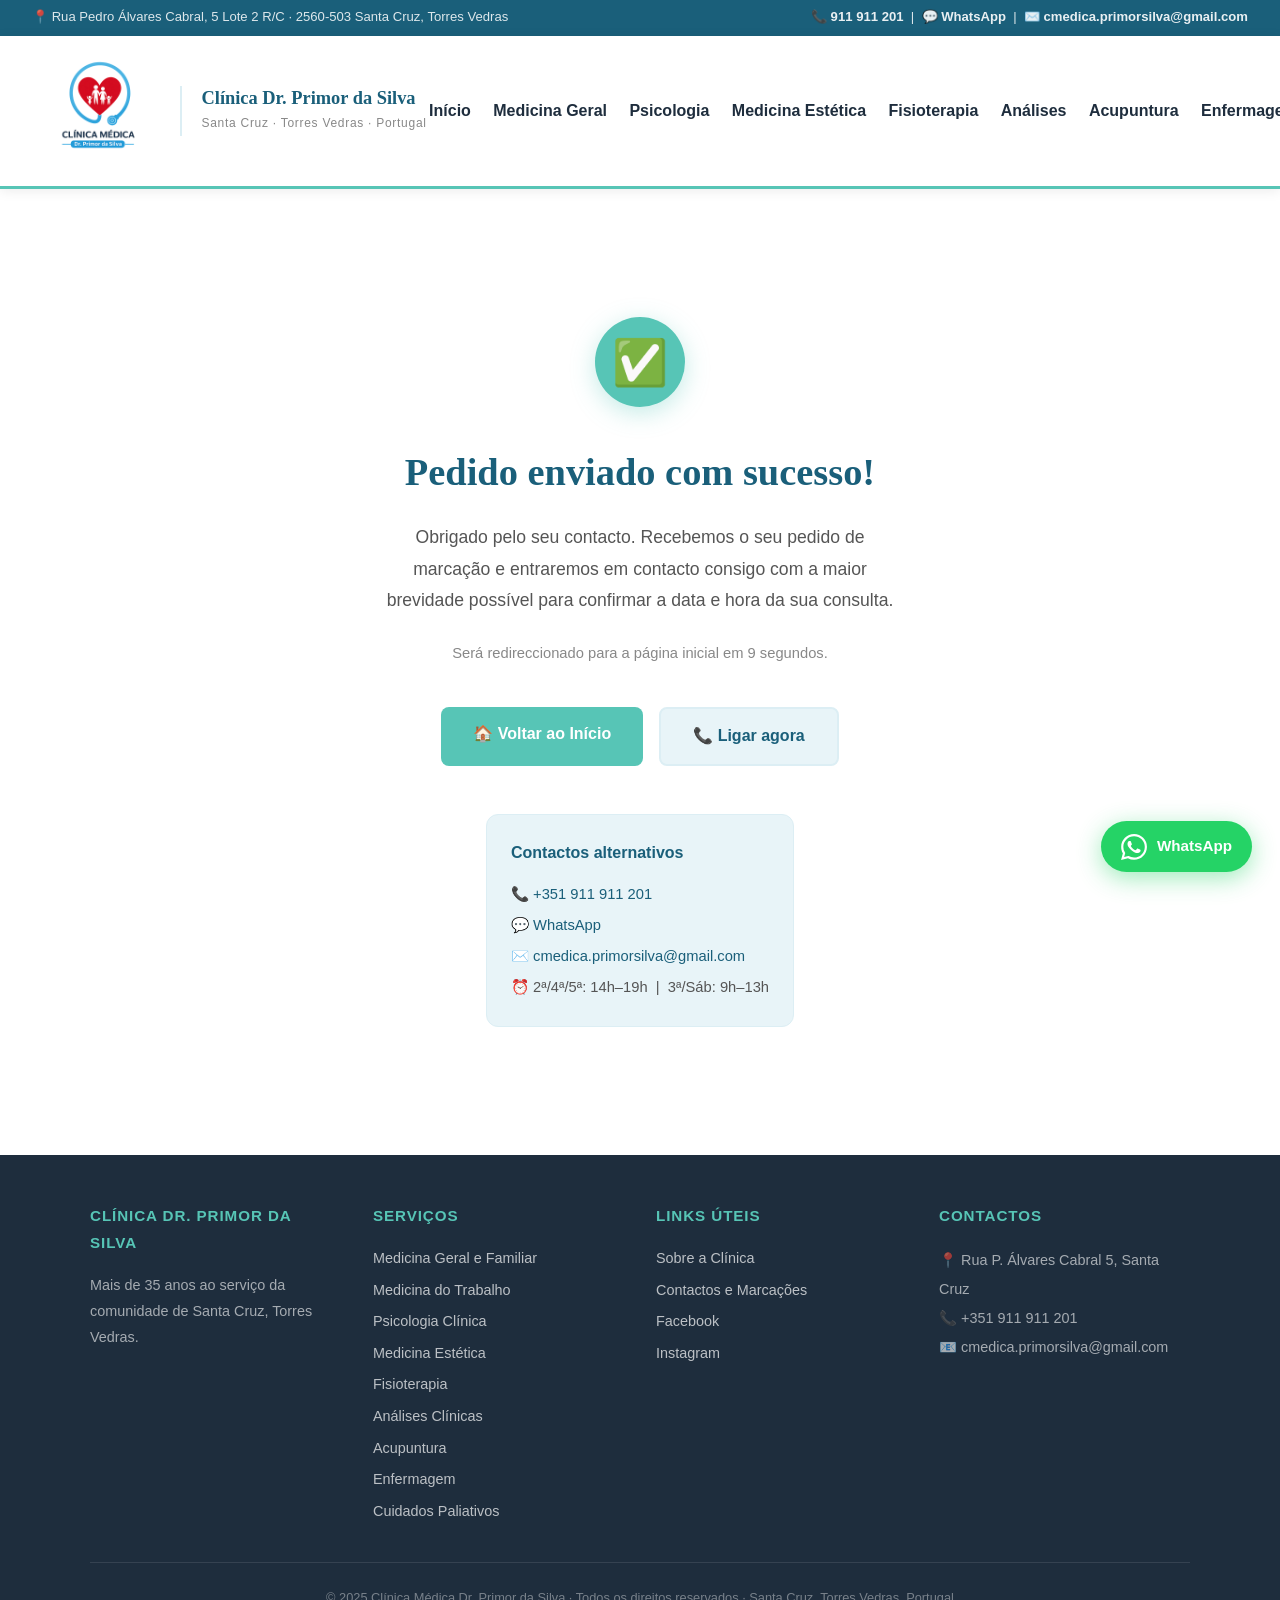
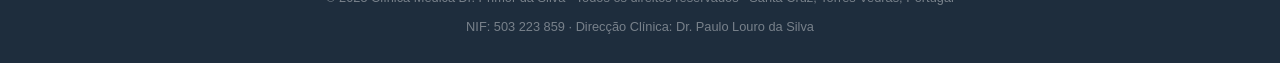
<file: pages/obrigado.html>
<!DOCTYPE html>
<html lang="pt-PT">
<head>
  <meta charset="UTF-8" />
  <meta name="viewport" content="width=device-width, initial-scale=1.0" />
  <title>Pedido enviado com sucesso | Clínica Dr. Primor da Silva</title>
  <meta name="robots" content="noindex, nofollow" />
  <link rel="canonical" href="https://www.clinicadrprimor.pt/pages/obrigado.html" />
  <link rel="stylesheet" href="../assets/css/style.css" />

  <!-- Auto-redirect para homepage após 10 segundos -->
  <meta http-equiv="refresh" content="10;url=../index.html" />
</head>
<body>

<!-- TOP BAR -->
<div class="top-bar">
  <span>📍 Rua Pedro Álvares Cabral, 5 Lote 2 R/C &middot; 2560-503 Santa Cruz, Torres Vedras</span>
  <span>
    <a href="tel:+351911911201">📞 911 911 201</a>
    &nbsp;|&nbsp;
    <a href="https://wa.me/351911911201" target="_blank" rel="noopener">💬 WhatsApp</a>
    &nbsp;|&nbsp;
    <a href="mailto:cmedica.primorsilva@gmail.com">✉️ cmedica.primorsilva@gmail.com</a>
  </span>
</div>

<header>
  <div class="header-inner">
    <a href="../index.html" class="logo" aria-label="Clínica Dr. Primor da Silva — Início">
      <img
        src="../assets/images/logo.png"
        alt="Logótipo Clínica Dr. Primor da Silva"
        class="logo-img"
        width="auto"
        height="130"
      />
      <div class="logo-divider" aria-hidden="true"></div>
      <div class="logo-text">
        <h1>Clínica Dr. Primor da Silva</h1>
        <span>Santa Cruz · Torres Vedras · Portugal</span>
      </div>
    </a>
    <nav aria-label="Navegação principal">
      <ul>
        <li><a href="../index.html">Início</a></li>
        <li><a href="medicina-geral.html">Medicina Geral</a></li>
        <li><a href="psicologia.html">Psicologia</a></li>
        <li><a href="medicina-estetica.html">Medicina Estética</a></li>
        <li><a href="fisioterapia.html">Fisioterapia</a></li>
        <li><a href="analises.html">Análises</a></li>
        <li><a href="acupuntura.html">Acupuntura</a></li>
        <li><a href="enfermagem.html">Enfermagem</a></li>
      </ul>
    </nav>
    <a href="contactos.html" class="header-cta">📅 Marcar Consulta</a>

    <!-- Hamburger (mobile only) -->
    <button class="nav-toggle" aria-label="Abrir menu de navegação" aria-expanded="false" aria-controls="mobile-nav">
      <span></span>
      <span></span>
      <span></span>
    </button>
  </div>
</header>

<!-- MOBILE NAV OVERLAY -->
<div class="nav-overlay" id="mobile-nav" aria-label="Menu de navegação mobile">
  <button class="nav-close" aria-label="Fechar menu">&#x2715;</button>
  <ul>
    <li><a href="../index.html">Início</a></li>
    <li><a href="medicina-geral.html">Medicina Geral</a></li>
    <li><a href="psicologia.html">Psicologia</a></li>
    <li><a href="medicina-estetica.html">Medicina Estética</a></li>
    <li><a href="fisioterapia.html">Fisioterapia</a></li>
    <li><a href="analises.html">Análises</a></li>
    <li><a href="acupuntura.html">Acupuntura</a></li>
    <li><a href="enfermagem.html">Enfermagem</a></li>
    <li><a href="contactos.html" class="btn-cta">Marcar Consulta</a></li>
  </ul>
</div>

<!-- CONTEÚDO -->
<section style="min-height: 60vh; display:flex; align-items:center;">
  <div class="container" style="text-align:center; padding: 4rem 1.5rem;">

    <!-- Ícone de sucesso -->
    <div style="
      width: 90px; height: 90px;
      background: var(--secondary);
      border-radius: 50%;
      display: flex; align-items: center; justify-content: center;
      margin: 0 auto 2rem;
      font-size: 2.8rem;
      box-shadow: 0 6px 24px rgba(87,197,182,.35);
    ">✅</div>

    <h1 style="font-family:var(--font-head); color:var(--primary); font-size:clamp(1.6rem,3vw,2.4rem); margin-bottom:1rem;">
      Pedido enviado com sucesso!
    </h1>

    <p style="font-size:1.1rem; color:#555; max-width:520px; margin:0 auto 1.5rem; line-height:1.8;">
      Obrigado pelo seu contacto. Recebemos o seu pedido de marcação e entraremos em contacto consigo
      com a maior brevidade possível para confirmar a data e hora da sua consulta.
    </p>

    <p style="color:#888; font-size:.92rem; margin-bottom:2.5rem;">
      Será redireccionado para a página inicial em <span id="countdown">10</span> segundos.
    </p>

    <div style="display:flex; gap:1rem; justify-content:center; flex-wrap:wrap;">
      <a href="../index.html" class="btn-primary">🏠 Voltar ao Início</a>
      <a href="tel:+351911911201"
         style="display:inline-block; background:var(--accent); color:var(--primary); padding:.85rem 2rem; border-radius:8px; font-weight:700; font-size:1rem; border:2px solid var(--border);">
        📞 Ligar agora
      </a>
    </div>

    <!-- Informação de contacto alternativo -->
    <div style="margin-top:3rem; padding:1.5rem; background:var(--accent); border-radius:12px; display:inline-block; text-align:left; border:1px solid var(--border); min-width:280px;">
      <p style="font-weight:700; color:var(--primary); margin-bottom:.75rem;">Contactos alternativos</p>
      <p style="font-size:.92rem; line-height:2.1; color:#555;">
        📞 <a href="tel:+351911911201">+351 911 911 201</a><br>
        💬 <a href="https://wa.me/351911911201" target="_blank" rel="noopener">WhatsApp</a><br>
        ✉️ <a href="mailto:cmedica.primorsilva@gmail.com">cmedica.primorsilva@gmail.com</a><br>
        ⏰ 2ª/4ª/5ª: 14h–19h &nbsp;|&nbsp; 3ª/Sáb: 9h–13h
      </p>
    </div>

  </div>
</section>

<!-- FOOTER -->
<footer>
  <div class="footer-grid">
    <div class="footer-col">
      <h4>Clínica Dr. Primor da Silva</h4>
      <p style="color:rgba(255,255,255,.6); font-size:.9rem; line-height:1.8;">Mais de 35 anos ao serviço da comunidade de Santa Cruz, Torres Vedras.</p>
    </div>
    <div class="footer-col">
      <h4>Serviços</h4>
      <ul>
        <li><a href="medicina-geral.html">Medicina Geral e Familiar</a></li>
        <li><a href="medicina-trabalho.html">Medicina do Trabalho</a></li>
        <li><a href="psicologia.html">Psicologia Clínica</a></li>
        <li><a href="medicina-estetica.html">Medicina Estética</a></li>
        <li><a href="fisioterapia.html">Fisioterapia</a></li>
        <li><a href="analises.html">Análises Clínicas</a></li>
        <li><a href="acupuntura.html">Acupuntura</a></li>
        <li><a href="enfermagem.html">Enfermagem</a></li>
        <li><a href="cuidados-paliativos.html">Cuidados Paliativos</a></li>
      </ul>
    </div>
    <div class="footer-col">
      <h4>Links Úteis</h4>
      <ul>
        <li><a href="sobre.html">Sobre a Clínica</a></li>
        <li><a href="contactos.html">Contactos e Marcações</a></li>
        <li><a href="#">Facebook</a></li>
        <li><a href="#">Instagram</a></li>
      </ul>
    </div>
    <div class="footer-col">
      <h4>Contactos</h4>
      <p style="color:rgba(255,255,255,.6); line-height:2; font-size:.9rem;">
        📍 Rua P. Álvares Cabral 5, Santa Cruz<br>
        📞 +351 911 911 201<br>
        📧 cmedica.primorsilva@gmail.com
      </p>
    </div>
  </div>
  <div class="footer-bottom">
    <p>© 2025 Clínica Médica Dr. Primor da Silva · Todos os direitos reservados · Santa Cruz, Torres Vedras, Portugal</p>
    <p style="margin-top:.4rem;">NIF: 503 223 859 · Direcção Clínica: Dr. Paulo Louro da Silva</p>
  </div>
</footer>

<!-- ═══ WHATSAPP FLUTUANTE ═══ -->
<a href="https://wa.me/351911911201?text=Ol%C3%A1%2C%20gostaria%20de%20marcar%20uma%20consulta%20na%20Cl%C3%ADnica%20Dr.%20Primor%20da%20Silva."
   class="whatsapp-float" target="_blank" rel="noopener"
   aria-label="Enviar mensagem WhatsApp para a clínica">
  <svg viewBox="0 0 24 24" fill="currentColor" xmlns="http://www.w3.org/2000/svg">
    <path d="M17.472 14.382c-.297-.149-1.758-.867-2.03-.967-.273-.099-.471-.148-.67.15-.197.297-.767.966-.94 1.164-.173.199-.347.223-.644.075-.297-.15-1.255-.463-2.39-1.475-.883-.788-1.48-1.761-1.653-2.059-.173-.297-.018-.458.13-.606.134-.133.298-.347.446-.52.149-.174.198-.298.298-.497.099-.198.05-.371-.025-.52-.075-.149-.669-1.612-.916-2.207-.242-.579-.487-.5-.669-.51-.173-.008-.371-.01-.57-.01-.198 0-.52.074-.792.372-.272.297-1.04 1.016-1.04 2.479 0 1.462 1.065 2.875 1.213 3.074.149.198 2.096 3.2 5.077 4.487.709.306 1.262.489 1.694.625.712.227 1.36.195 1.871.118.571-.085 1.758-.719 2.006-1.413.248-.694.248-1.289.173-1.413-.074-.124-.272-.198-.57-.347m-5.421 7.403h-.004a9.87 9.87 0 01-5.031-1.378l-.361-.214-3.741.982.998-3.648-.235-.374a9.86 9.86 0 01-1.51-5.26c.001-5.45 4.436-9.884 9.888-9.884 2.64 0 5.122 1.03 6.988 2.898a9.825 9.825 0 012.893 6.994c-.003 5.45-4.437 9.884-9.885 9.884m8.413-18.297A11.815 11.815 0 0012.05 0C5.495 0 .16 5.335.157 11.892c0 2.096.547 4.142 1.588 5.945L.057 24l6.305-1.654a11.882 11.882 0 005.683 1.448h.005c6.554 0 11.89-5.335 11.893-11.893a11.821 11.821 0 00-3.48-8.413z"/>
  </svg>
  <span>WhatsApp</span>
</a>

<script src="../assets/js/main.js"></script>

<!-- Countdown de redirecionamento -->
<script>
  (function () {
    var el = document.getElementById('countdown');
    if (!el) return;
    var n = 10;
    var t = setInterval(function () {
      n--;
      el.textContent = n;
      if (n <= 0) {
        clearInterval(t);
        window.location.href = '../index.html';
      }
    }, 1000);
  })();
</script>

</body>
</html>
</file>
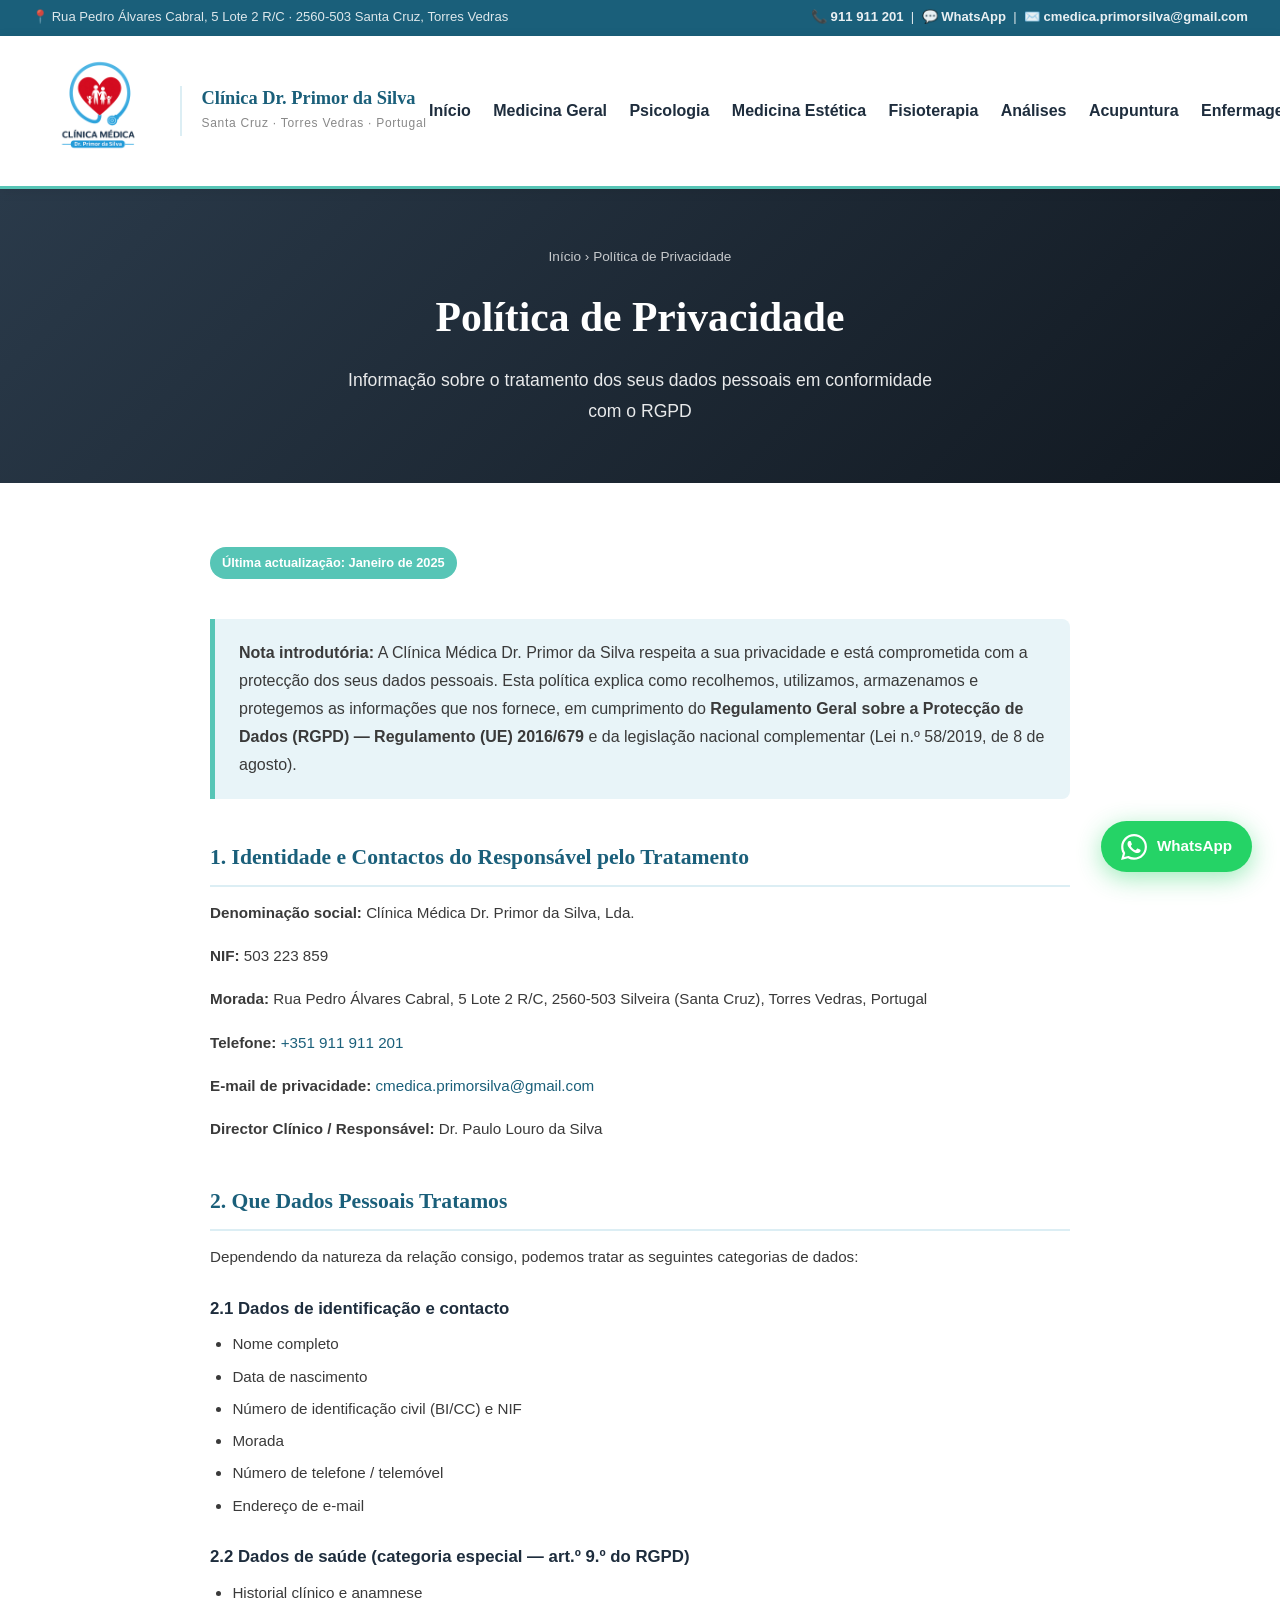
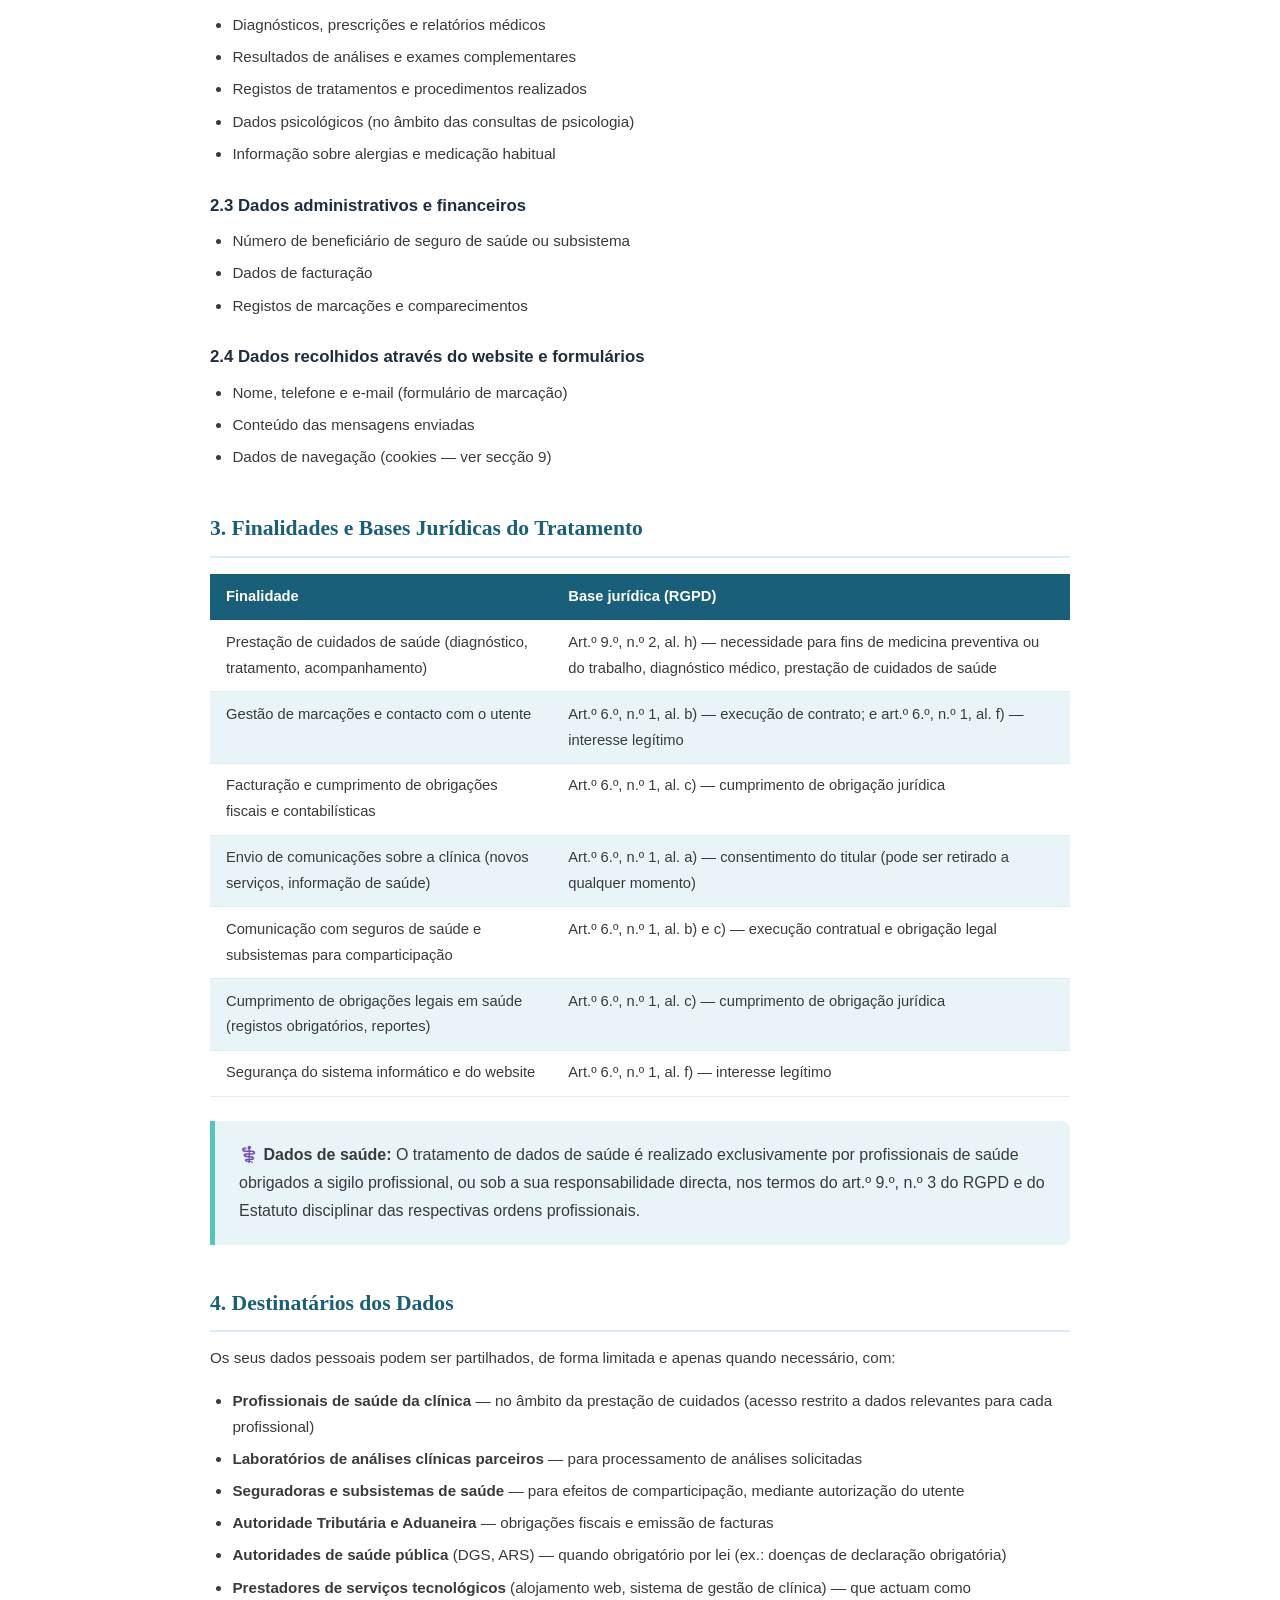
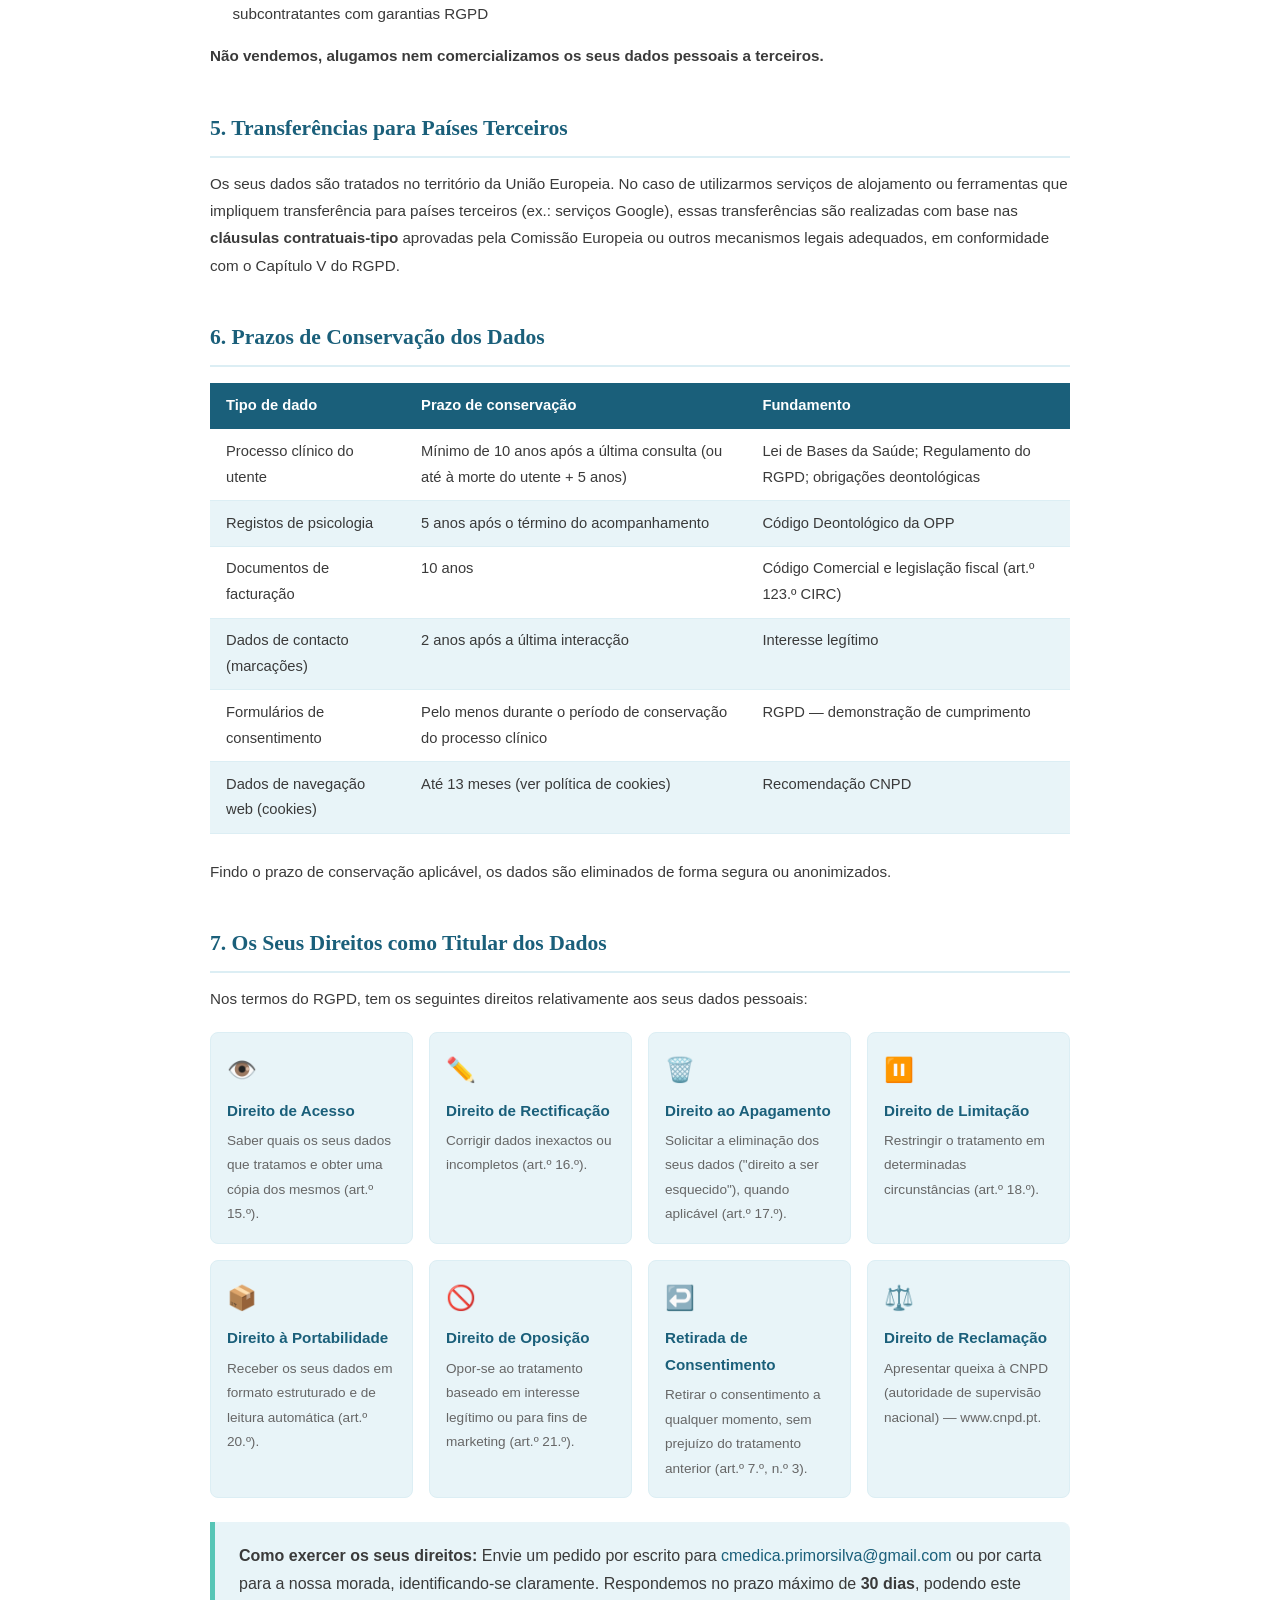
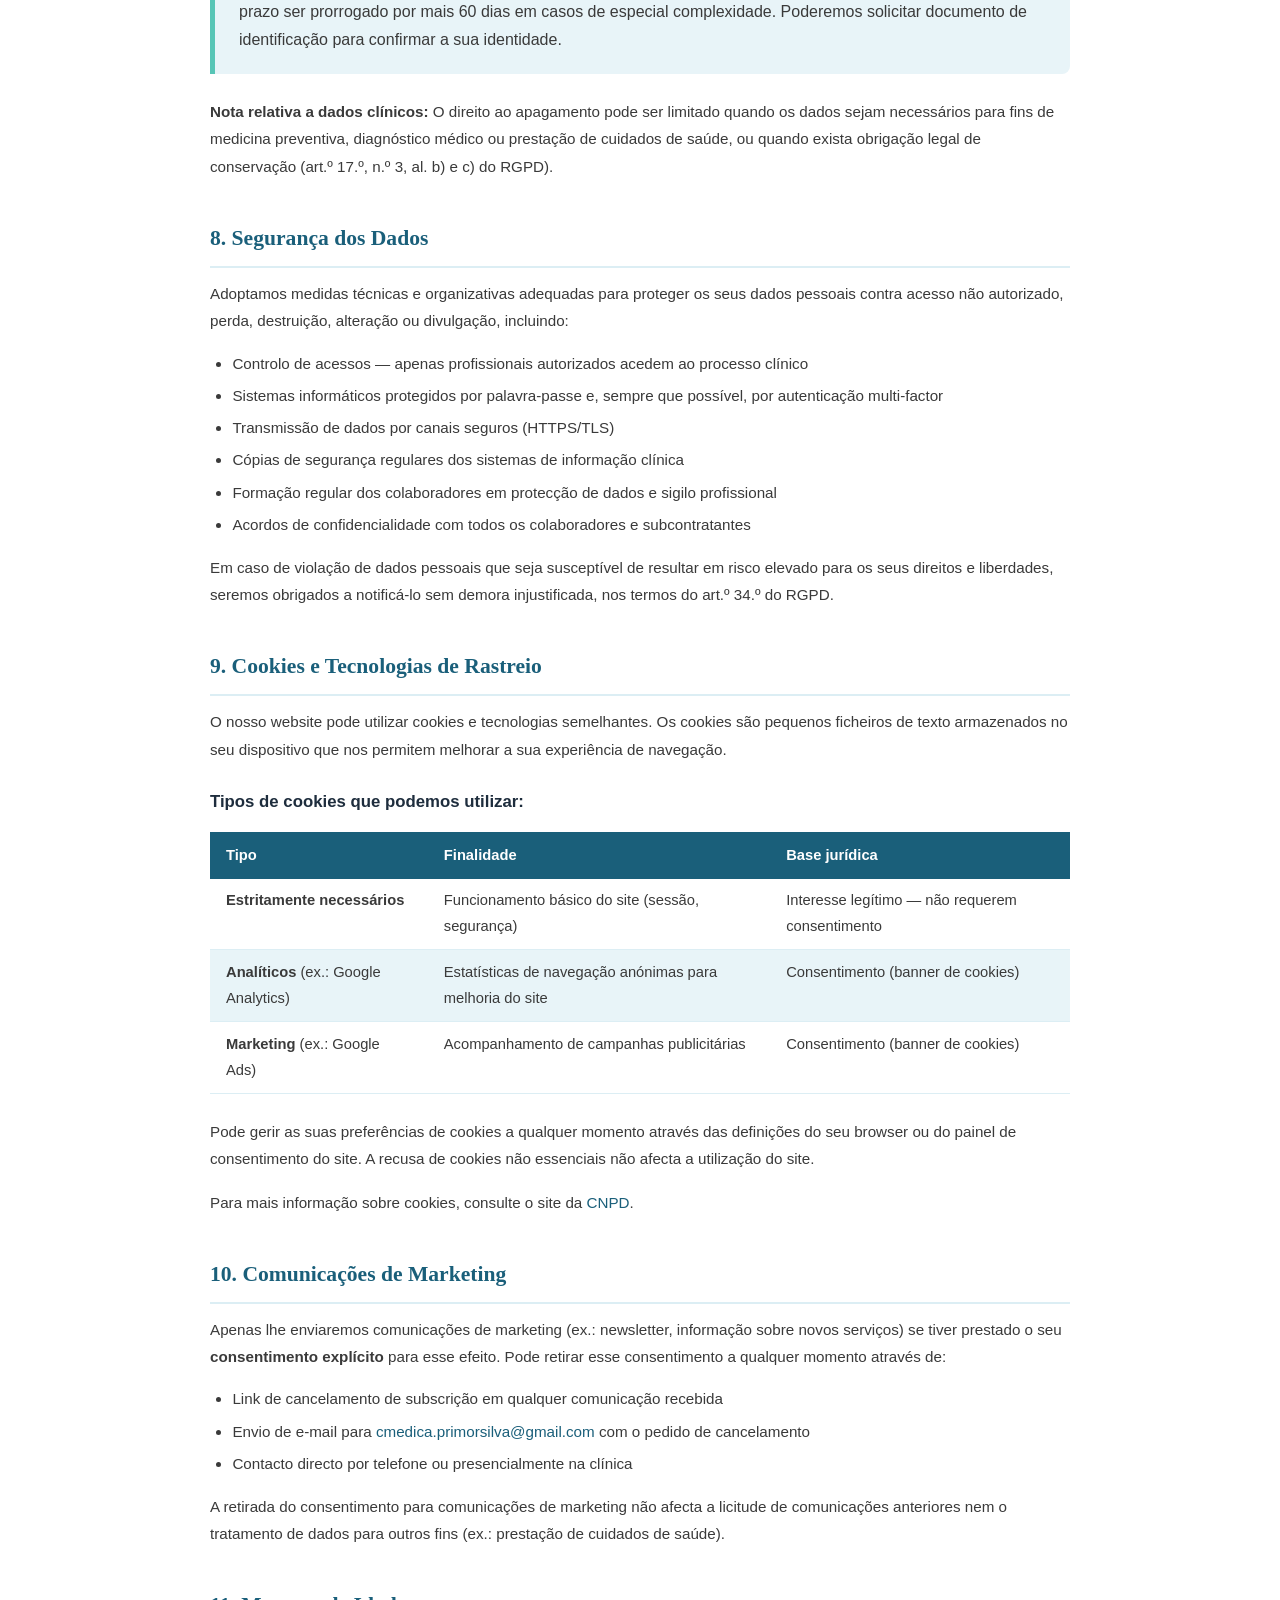
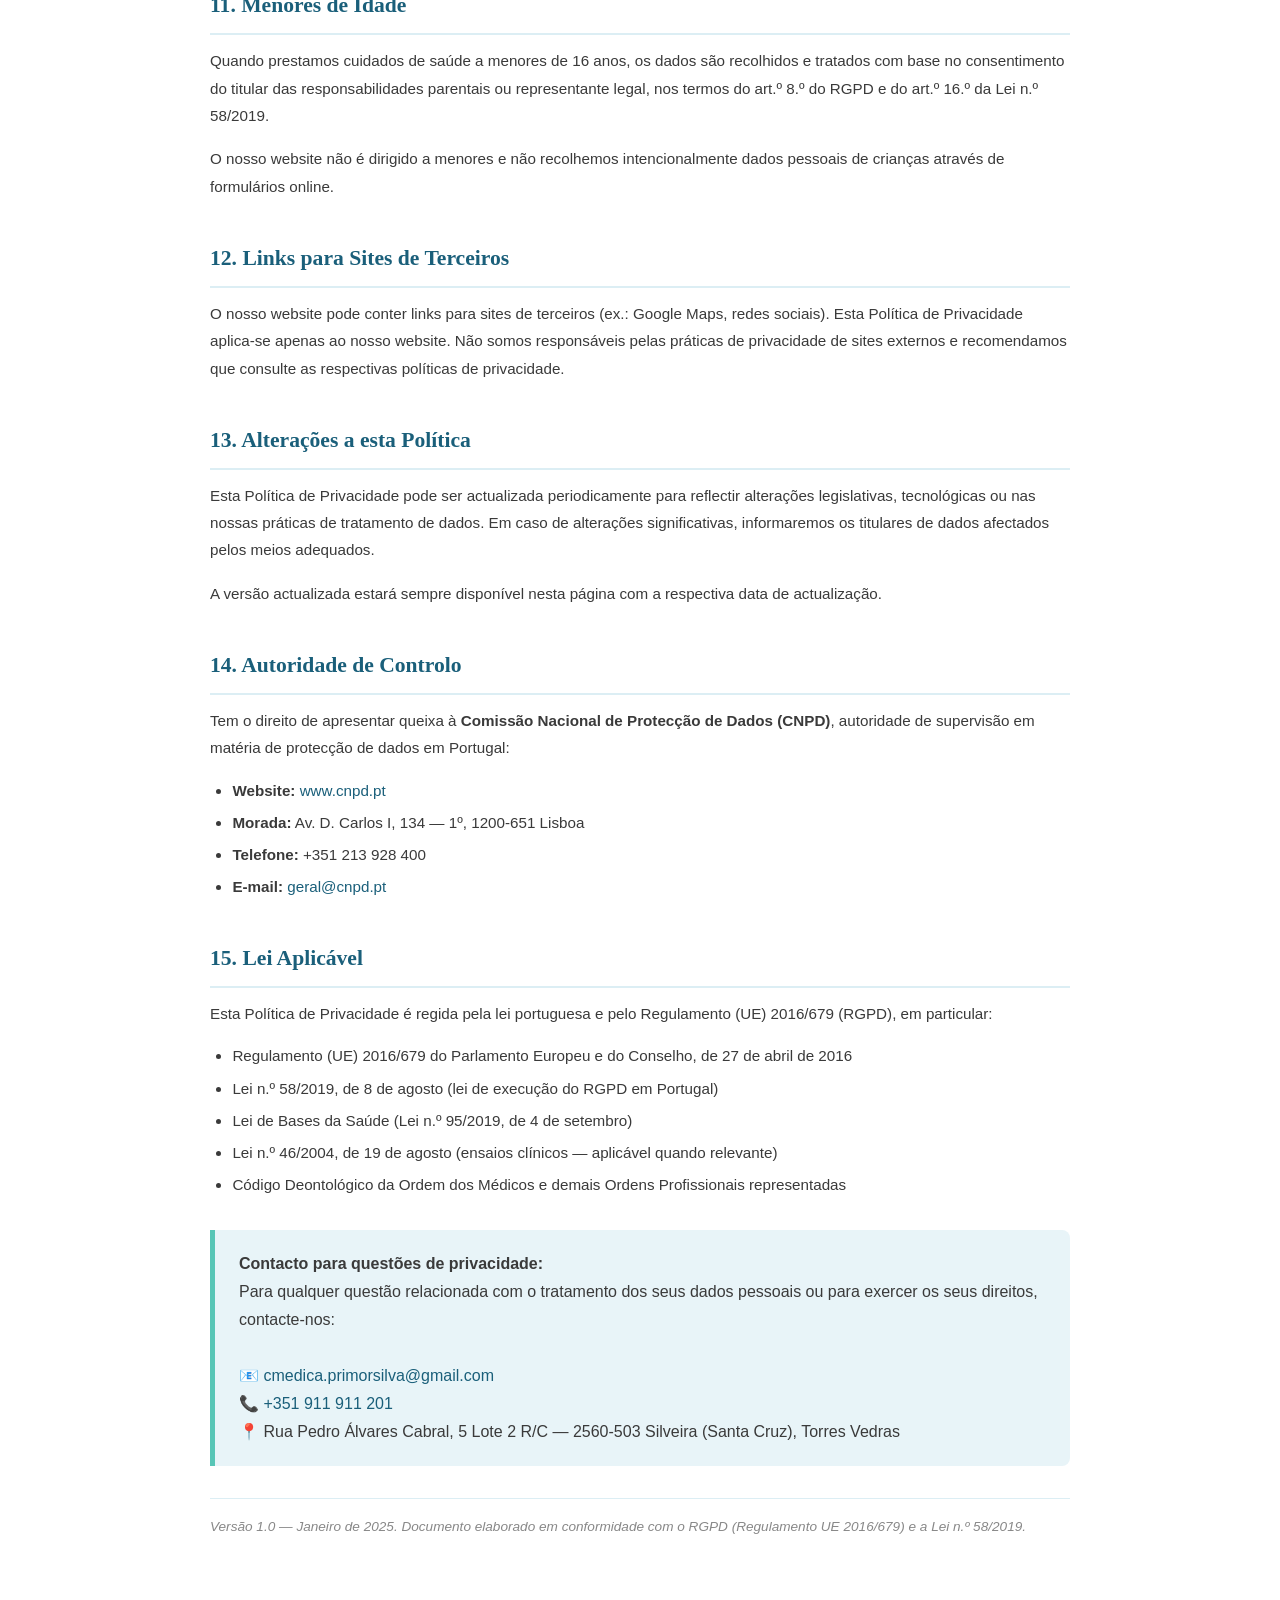
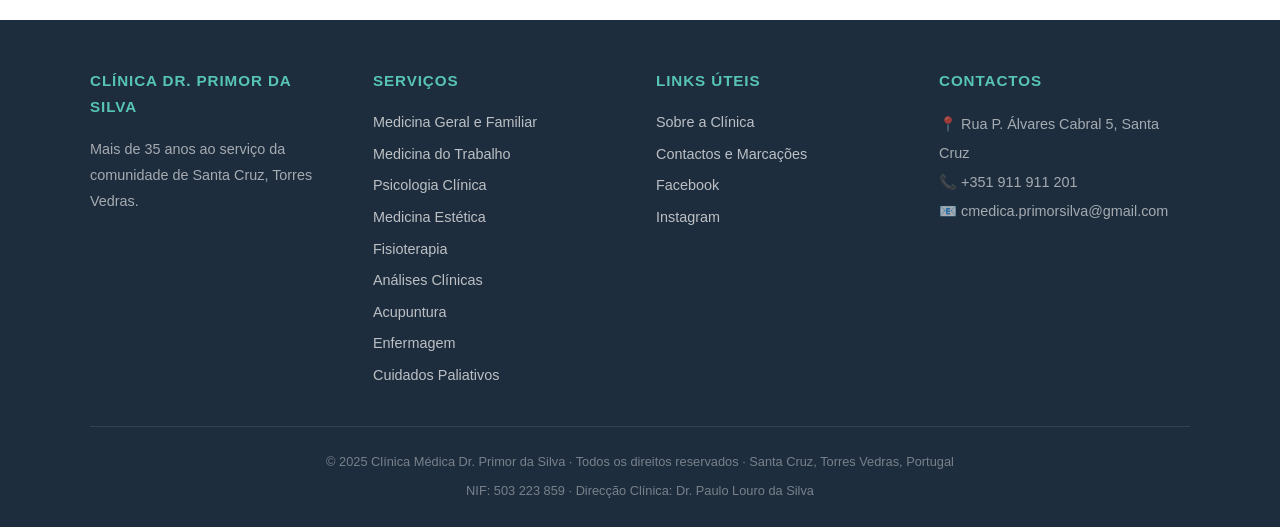
<file: pages/privacidade.html>
<!DOCTYPE html>
<html lang="pt-PT">
<head>
  <meta charset="UTF-8" />
  <meta name="viewport" content="width=device-width, initial-scale=1.0" />

  <title>Política de Privacidade | Clínica Dr. Primor da Silva</title>
  <meta name="description" content="Política de Privacidade da Clínica Médica Dr. Primor da Silva. Tratamento de dados pessoais em conformidade com o RGPD e a legislação portuguesa." />
  <meta name="robots" content="noindex, follow" />
  <link rel="canonical" href="https://www.clinicadrprimor.pt/pages/privacidade.html" />

  <link rel="stylesheet" href="../assets/css/style.css" />
  <style>
    .privacy-content h2 { font-family: var(--font-head); color: var(--primary); font-size: 1.35rem; margin: 2.5rem 0 .75rem; border-bottom: 2px solid var(--border); padding-bottom: .5rem; }
    .privacy-content h3 { color: var(--dark); font-size: 1.05rem; margin: 1.5rem 0 .5rem; }
    .privacy-content p { margin-bottom: 1rem; font-size: .95rem; line-height: 1.8; }
    .privacy-content ul { padding-left: 1.4rem; margin-bottom: 1rem; }
    .privacy-content ul li { margin-bottom: .4rem; font-size: .95rem; line-height: 1.7; }
    .privacy-content table { width: 100%; border-collapse: collapse; margin: 1rem 0 1.5rem; font-size: .92rem; }
    .privacy-content table th { background: var(--primary); color: #fff; padding: .65rem 1rem; text-align: left; }
    .privacy-content table td { padding: .6rem 1rem; border-bottom: 1px solid var(--border); vertical-align: top; }
    .privacy-content table tr:nth-child(even) td { background: var(--accent); }
    .highlight-box { background: var(--accent); border-left: 5px solid var(--secondary); border-radius: 0 8px 8px 0; padding: 1.25rem 1.5rem; margin: 1.5rem 0; }
    .update-badge { display: inline-block; background: var(--secondary); color: #fff; font-size: .8rem; font-weight: 700; padding: .3rem .75rem; border-radius: 20px; margin-bottom: 1rem; }
    .rights-grid { display: grid; grid-template-columns: repeat(auto-fit, minmax(200px, 1fr)); gap: 1rem; margin: 1.25rem 0; }
    .right-item { background: var(--accent); border-radius: 8px; padding: 1rem; border: 1px solid var(--border); }
    .right-item .right-icon { font-size: 1.5rem; margin-bottom: .4rem; }
    .right-item h4 { color: var(--primary); font-size: .95rem; margin-bottom: .3rem; }
    .right-item p { font-size: .85rem; color: #666; margin: 0; }
  </style>
<!-- Google Analytics -->
<script async src="https://www.googletagmanager.com/gtag/js?id=G-RZ1Z798HLC"></script>
<script>
  window.dataLayer = window.dataLayer || [];
  function gtag(){dataLayer.push(arguments);}
  gtag('js', new Date());
  gtag('config', 'G-RZ1Z798HLC');
</script>
</head>
<body>

<!-- TOP BAR -->
<div class="top-bar">
  <span>📍 Rua Pedro Álvares Cabral, 5 Lote 2 R/C &middot; 2560-503 Santa Cruz, Torres Vedras</span>
  <span>
    <a href="tel:+351911911201">📞 911 911 201</a>
    &nbsp;|&nbsp;
    <a href="https://wa.me/351911911201" target="_blank" rel="noopener">💬 WhatsApp</a>
    &nbsp;|&nbsp;
    <a href="mailto:cmedica.primorsilva@gmail.com">✉️ cmedica.primorsilva@gmail.com</a>
  </span>
</div>

<header>
  <div class="header-inner">
    <a href="../index.html" class="logo" aria-label="Clínica Dr. Primor da Silva — Início">
      <img
        src="../assets/images/logo.png"
        alt="Logótipo Clínica Dr. Primor da Silva"
        class="logo-img"
        width="auto"
        height="130"
      />
      <div class="logo-divider" aria-hidden="true"></div>
      <div class="logo-text">
        <h1>Clínica Dr. Primor da Silva</h1>
        <span>Santa Cruz · Torres Vedras · Portugal</span>
      </div>
    </a>
    <nav aria-label="Navegação principal">
      <ul>
        <li><a href="../index.html">Início</a></li>
        <li><a href="medicina-geral.html">Medicina Geral</a></li>
        <li><a href="psicologia.html">Psicologia</a></li>
        <li><a href="medicina-estetica.html">Medicina Estética</a></li>
        <li><a href="fisioterapia.html">Fisioterapia</a></li>
        <li><a href="analises.html">Análises</a></li>
        <li><a href="acupuntura.html">Acupuntura</a></li>
        <li><a href="enfermagem.html">Enfermagem</a></li>
      </ul>
    </nav>
    <a href="contactos.html" class="header-cta">📅 Marcar Consulta</a>

    <!-- Hamburger (mobile only) -->
    <button class="nav-toggle" aria-label="Abrir menu de navegação" aria-expanded="false" aria-controls="mobile-nav">
      <span></span>
      <span></span>
      <span></span>
    </button>
  </div>
</header>
<!-- ═══ MOBILE NAV OVERLAY ═══ -->
<div class="nav-overlay" id="mobile-nav" aria-label="Menu de navegação mobile">
  <button class="nav-close" aria-label="Fechar menu">&#x2715;</button>
  <ul>
        <li><a href="../index.html">Início</a></li>
        <li><a href="medicina-geral.html">Medicina Geral</a></li>
        <li><a href="psicologia.html">Psicologia</a></li>
        <li><a href="medicina-estetica.html">Medicina Estética</a></li>
        <li><a href="fisioterapia.html">Fisioterapia</a></li>
        <li><a href="analises.html">Análises</a></li>
        <li><a href="acupuntura.html">Acupuntura</a></li>
        <li><a href="enfermagem.html">Enfermagem</a></li>
        <li><a href="contactos.html" class="btn-cta">Marcar Consulta</a></li>
      </ul>
</div>

<div class="page-hero" style="background: linear-gradient(135deg, #2a3a4a 0%, #111820 100%);">
  <div class="container">
    <p class="breadcrumb"><a href="../index.html">Início</a> › Política de Privacidade</p>
    <h1>Política de Privacidade</h1>
    <p class="tagline">Informação sobre o tratamento dos seus dados pessoais em conformidade com o RGPD</p>
  </div>
</div>

<section>
  <div class="container" style="max-width:860px;">
    <div class="privacy-content">

      <span class="update-badge">Última actualização: Janeiro de 2025</span>

      <div class="highlight-box">
        <strong>Nota introdutória:</strong> A Clínica Médica Dr. Primor da Silva respeita a sua privacidade e está comprometida com a protecção dos seus dados pessoais. Esta política explica como recolhemos, utilizamos, armazenamos e protegemos as informações que nos fornece, em cumprimento do <strong>Regulamento Geral sobre a Protecção de Dados (RGPD) — Regulamento (UE) 2016/679</strong> e da legislação nacional complementar (Lei n.º 58/2019, de 8 de agosto).
      </div>

      <!-- 1 -->
      <h2>1. Identidade e Contactos do Responsável pelo Tratamento</h2>
      <p><strong>Denominação social:</strong> Clínica Médica Dr. Primor da Silva, Lda.</p>
      <p><strong>NIF:</strong> 503 223 859</p>
      <p><strong>Morada:</strong> Rua Pedro Álvares Cabral, 5 Lote 2 R/C, 2560-503 Silveira (Santa Cruz), Torres Vedras, Portugal</p>
      <p><strong>Telefone:</strong> <a href="tel:+351911911201">+351 911 911 201</a></p>
      <p><strong>E-mail de privacidade:</strong> <a href="mailto:cmedica.primorsilva@gmail.com">cmedica.primorsilva@gmail.com</a></p>
      <p><strong>Director Clínico / Responsável:</strong> Dr. Paulo Louro da Silva</p>

      <!-- 2 -->
      <h2>2. Que Dados Pessoais Tratamos</h2>
      <p>Dependendo da natureza da relação consigo, podemos tratar as seguintes categorias de dados:</p>

      <h3>2.1 Dados de identificação e contacto</h3>
      <ul>
        <li>Nome completo</li>
        <li>Data de nascimento</li>
        <li>Número de identificação civil (BI/CC) e NIF</li>
        <li>Morada</li>
        <li>Número de telefone / telemóvel</li>
        <li>Endereço de e-mail</li>
      </ul>

      <h3>2.2 Dados de saúde (categoria especial — art.º 9.º do RGPD)</h3>
      <ul>
        <li>Historial clínico e anamnese</li>
        <li>Diagnósticos, prescrições e relatórios médicos</li>
        <li>Resultados de análises e exames complementares</li>
        <li>Registos de tratamentos e procedimentos realizados</li>
        <li>Dados psicológicos (no âmbito das consultas de psicologia)</li>
        <li>Informação sobre alergias e medicação habitual</li>
      </ul>

      <h3>2.3 Dados administrativos e financeiros</h3>
      <ul>
        <li>Número de beneficiário de seguro de saúde ou subsistema</li>
        <li>Dados de facturação</li>
        <li>Registos de marcações e comparecimentos</li>
      </ul>

      <h3>2.4 Dados recolhidos através do website e formulários</h3>
      <ul>
        <li>Nome, telefone e e-mail (formulário de marcação)</li>
        <li>Conteúdo das mensagens enviadas</li>
        <li>Dados de navegação (cookies — ver secção 9)</li>
      </ul>

      <!-- 3 -->
      <h2>3. Finalidades e Bases Jurídicas do Tratamento</h2>
      <table>
        <thead>
          <tr><th>Finalidade</th><th>Base jurídica (RGPD)</th></tr>
        </thead>
        <tbody>
          <tr>
            <td>Prestação de cuidados de saúde (diagnóstico, tratamento, acompanhamento)</td>
            <td>Art.º 9.º, n.º 2, al. h) — necessidade para fins de medicina preventiva ou do trabalho, diagnóstico médico, prestação de cuidados de saúde</td>
          </tr>
          <tr>
            <td>Gestão de marcações e contacto com o utente</td>
            <td>Art.º 6.º, n.º 1, al. b) — execução de contrato; e art.º 6.º, n.º 1, al. f) — interesse legítimo</td>
          </tr>
          <tr>
            <td>Facturação e cumprimento de obrigações fiscais e contabilísticas</td>
            <td>Art.º 6.º, n.º 1, al. c) — cumprimento de obrigação jurídica</td>
          </tr>
          <tr>
            <td>Envio de comunicações sobre a clínica (novos serviços, informação de saúde)</td>
            <td>Art.º 6.º, n.º 1, al. a) — consentimento do titular (pode ser retirado a qualquer momento)</td>
          </tr>
          <tr>
            <td>Comunicação com seguros de saúde e subsistemas para comparticipação</td>
            <td>Art.º 6.º, n.º 1, al. b) e c) — execução contratual e obrigação legal</td>
          </tr>
          <tr>
            <td>Cumprimento de obrigações legais em saúde (registos obrigatórios, reportes)</td>
            <td>Art.º 6.º, n.º 1, al. c) — cumprimento de obrigação jurídica</td>
          </tr>
          <tr>
            <td>Segurança do sistema informático e do website</td>
            <td>Art.º 6.º, n.º 1, al. f) — interesse legítimo</td>
          </tr>
        </tbody>
      </table>

      <div class="highlight-box">
        <strong>⚕️ Dados de saúde:</strong> O tratamento de dados de saúde é realizado exclusivamente por profissionais de saúde obrigados a sigilo profissional, ou sob a sua responsabilidade directa, nos termos do art.º 9.º, n.º 3 do RGPD e do Estatuto disciplinar das respectivas ordens profissionais.
      </div>

      <!-- 4 -->
      <h2>4. Destinatários dos Dados</h2>
      <p>Os seus dados pessoais podem ser partilhados, de forma limitada e apenas quando necessário, com:</p>
      <ul>
        <li><strong>Profissionais de saúde da clínica</strong> — no âmbito da prestação de cuidados (acesso restrito a dados relevantes para cada profissional)</li>
        <li><strong>Laboratórios de análises clínicas parceiros</strong> — para processamento de análises solicitadas</li>
        <li><strong>Seguradoras e subsistemas de saúde</strong> — para efeitos de comparticipação, mediante autorização do utente</li>
        <li><strong>Autoridade Tributária e Aduaneira</strong> — obrigações fiscais e emissão de facturas</li>
        <li><strong>Autoridades de saúde pública</strong> (DGS, ARS) — quando obrigatório por lei (ex.: doenças de declaração obrigatória)</li>
        <li><strong>Prestadores de serviços tecnológicos</strong> (alojamento web, sistema de gestão de clínica) — que actuam como subcontratantes com garantias RGPD</li>
      </ul>
      <p><strong>Não vendemos, alugamos nem comercializamos os seus dados pessoais a terceiros.</strong></p>

      <!-- 5 -->
      <h2>5. Transferências para Países Terceiros</h2>
      <p>Os seus dados são tratados no território da União Europeia. No caso de utilizarmos serviços de alojamento ou ferramentas que impliquem transferência para países terceiros (ex.: serviços Google), essas transferências são realizadas com base nas <strong>cláusulas contratuais-tipo</strong> aprovadas pela Comissão Europeia ou outros mecanismos legais adequados, em conformidade com o Capítulo V do RGPD.</p>

      <!-- 6 -->
      <h2>6. Prazos de Conservação dos Dados</h2>
      <table>
        <thead>
          <tr><th>Tipo de dado</th><th>Prazo de conservação</th><th>Fundamento</th></tr>
        </thead>
        <tbody>
          <tr>
            <td>Processo clínico do utente</td>
            <td>Mínimo de 10 anos após a última consulta (ou até à morte do utente + 5 anos)</td>
            <td>Lei de Bases da Saúde; Regulamento do RGPD; obrigações deontológicas</td>
          </tr>
          <tr>
            <td>Registos de psicologia</td>
            <td>5 anos após o término do acompanhamento</td>
            <td>Código Deontológico da OPP</td>
          </tr>
          <tr>
            <td>Documentos de facturação</td>
            <td>10 anos</td>
            <td>Código Comercial e legislação fiscal (art.º 123.º CIRC)</td>
          </tr>
          <tr>
            <td>Dados de contacto (marcações)</td>
            <td>2 anos após a última interacção</td>
            <td>Interesse legítimo</td>
          </tr>
          <tr>
            <td>Formulários de consentimento</td>
            <td>Pelo menos durante o período de conservação do processo clínico</td>
            <td>RGPD — demonstração de cumprimento</td>
          </tr>
          <tr>
            <td>Dados de navegação web (cookies)</td>
            <td>Até 13 meses (ver política de cookies)</td>
            <td>Recomendação CNPD</td>
          </tr>
        </tbody>
      </table>
      <p>Findo o prazo de conservação aplicável, os dados são eliminados de forma segura ou anonimizados.</p>

      <!-- 7 -->
      <h2>7. Os Seus Direitos como Titular dos Dados</h2>
      <p>Nos termos do RGPD, tem os seguintes direitos relativamente aos seus dados pessoais:</p>
      <div class="rights-grid">
        <div class="right-item">
          <div class="right-icon">👁️</div>
          <h4>Direito de Acesso</h4>
          <p>Saber quais os seus dados que tratamos e obter uma cópia dos mesmos (art.º 15.º).</p>
        </div>
        <div class="right-item">
          <div class="right-icon">✏️</div>
          <h4>Direito de Rectificação</h4>
          <p>Corrigir dados inexactos ou incompletos (art.º 16.º).</p>
        </div>
        <div class="right-item">
          <div class="right-icon">🗑️</div>
          <h4>Direito ao Apagamento</h4>
          <p>Solicitar a eliminação dos seus dados ("direito a ser esquecido"), quando aplicável (art.º 17.º).</p>
        </div>
        <div class="right-item">
          <div class="right-icon">⏸️</div>
          <h4>Direito de Limitação</h4>
          <p>Restringir o tratamento em determinadas circunstâncias (art.º 18.º).</p>
        </div>
        <div class="right-item">
          <div class="right-icon">📦</div>
          <h4>Direito à Portabilidade</h4>
          <p>Receber os seus dados em formato estruturado e de leitura automática (art.º 20.º).</p>
        </div>
        <div class="right-item">
          <div class="right-icon">🚫</div>
          <h4>Direito de Oposição</h4>
          <p>Opor-se ao tratamento baseado em interesse legítimo ou para fins de marketing (art.º 21.º).</p>
        </div>
        <div class="right-item">
          <div class="right-icon">↩️</div>
          <h4>Retirada de Consentimento</h4>
          <p>Retirar o consentimento a qualquer momento, sem prejuízo do tratamento anterior (art.º 7.º, n.º 3).</p>
        </div>
        <div class="right-item">
          <div class="right-icon">⚖️</div>
          <h4>Direito de Reclamação</h4>
          <p>Apresentar queixa à CNPD (autoridade de supervisão nacional) — www.cnpd.pt.</p>
        </div>
      </div>

      <div class="highlight-box">
        <strong>Como exercer os seus direitos:</strong> Envie um pedido por escrito para <a href="mailto:cmedica.primorsilva@gmail.com">cmedica.primorsilva@gmail.com</a> ou por carta para a nossa morada, identificando-se claramente. Respondemos no prazo máximo de <strong>30 dias</strong>, podendo este prazo ser prorrogado por mais 60 dias em casos de especial complexidade. Poderemos solicitar documento de identificação para confirmar a sua identidade.
      </div>

      <p><strong>Nota relativa a dados clínicos:</strong> O direito ao apagamento pode ser limitado quando os dados sejam necessários para fins de medicina preventiva, diagnóstico médico ou prestação de cuidados de saúde, ou quando exista obrigação legal de conservação (art.º 17.º, n.º 3, al. b) e c) do RGPD).</p>

      <!-- 8 -->
      <h2>8. Segurança dos Dados</h2>
      <p>Adoptamos medidas técnicas e organizativas adequadas para proteger os seus dados pessoais contra acesso não autorizado, perda, destruição, alteração ou divulgação, incluindo:</p>
      <ul>
        <li>Controlo de acessos — apenas profissionais autorizados acedem ao processo clínico</li>
        <li>Sistemas informáticos protegidos por palavra-passe e, sempre que possível, por autenticação multi-factor</li>
        <li>Transmissão de dados por canais seguros (HTTPS/TLS)</li>
        <li>Cópias de segurança regulares dos sistemas de informação clínica</li>
        <li>Formação regular dos colaboradores em protecção de dados e sigilo profissional</li>
        <li>Acordos de confidencialidade com todos os colaboradores e subcontratantes</li>
      </ul>
      <p>Em caso de violação de dados pessoais que seja susceptível de resultar em risco elevado para os seus direitos e liberdades, seremos obrigados a notificá-lo sem demora injustificada, nos termos do art.º 34.º do RGPD.</p>

      <!-- 9 -->
      <h2>9. Cookies e Tecnologias de Rastreio</h2>
      <p>O nosso website pode utilizar cookies e tecnologias semelhantes. Os cookies são pequenos ficheiros de texto armazenados no seu dispositivo que nos permitem melhorar a sua experiência de navegação.</p>

      <h3>Tipos de cookies que podemos utilizar:</h3>
      <table>
        <thead>
          <tr><th>Tipo</th><th>Finalidade</th><th>Base jurídica</th></tr>
        </thead>
        <tbody>
          <tr>
            <td><strong>Estritamente necessários</strong></td>
            <td>Funcionamento básico do site (sessão, segurança)</td>
            <td>Interesse legítimo — não requerem consentimento</td>
          </tr>
          <tr>
            <td><strong>Analíticos</strong> (ex.: Google Analytics)</td>
            <td>Estatísticas de navegação anónimas para melhoria do site</td>
            <td>Consentimento (banner de cookies)</td>
          </tr>
          <tr>
            <td><strong>Marketing</strong> (ex.: Google Ads)</td>
            <td>Acompanhamento de campanhas publicitárias</td>
            <td>Consentimento (banner de cookies)</td>
          </tr>
        </tbody>
      </table>

      <p>Pode gerir as suas preferências de cookies a qualquer momento através das definições do seu browser ou do painel de consentimento do site. A recusa de cookies não essenciais não afecta a utilização do site.</p>
      <p>Para mais informação sobre cookies, consulte o site da <a href="https://www.cnpd.pt" target="_blank" rel="noopener">CNPD</a>.</p>

      <!-- 10 -->
      <h2>10. Comunicações de Marketing</h2>
      <p>Apenas lhe enviaremos comunicações de marketing (ex.: newsletter, informação sobre novos serviços) se tiver prestado o seu <strong>consentimento explícito</strong> para esse efeito. Pode retirar esse consentimento a qualquer momento através de:</p>
      <ul>
        <li>Link de cancelamento de subscrição em qualquer comunicação recebida</li>
        <li>Envio de e-mail para <a href="mailto:cmedica.primorsilva@gmail.com">cmedica.primorsilva@gmail.com</a> com o pedido de cancelamento</li>
        <li>Contacto directo por telefone ou presencialmente na clínica</li>
      </ul>
      <p>A retirada do consentimento para comunicações de marketing não afecta a licitude de comunicações anteriores nem o tratamento de dados para outros fins (ex.: prestação de cuidados de saúde).</p>

      <!-- 11 -->
      <h2>11. Menores de Idade</h2>
      <p>Quando prestamos cuidados de saúde a menores de 16 anos, os dados são recolhidos e tratados com base no consentimento do titular das responsabilidades parentais ou representante legal, nos termos do art.º 8.º do RGPD e do art.º 16.º da Lei n.º 58/2019.</p>
      <p>O nosso website não é dirigido a menores e não recolhemos intencionalmente dados pessoais de crianças através de formulários online.</p>

      <!-- 12 -->
      <h2>12. Links para Sites de Terceiros</h2>
      <p>O nosso website pode conter links para sites de terceiros (ex.: Google Maps, redes sociais). Esta Política de Privacidade aplica-se apenas ao nosso website. Não somos responsáveis pelas práticas de privacidade de sites externos e recomendamos que consulte as respectivas políticas de privacidade.</p>

      <!-- 13 -->
      <h2>13. Alterações a esta Política</h2>
      <p>Esta Política de Privacidade pode ser actualizada periodicamente para reflectir alterações legislativas, tecnológicas ou nas nossas práticas de tratamento de dados. Em caso de alterações significativas, informaremos os titulares de dados afectados pelos meios adequados.</p>
      <p>A versão actualizada estará sempre disponível nesta página com a respectiva data de actualização.</p>

      <!-- 14 -->
      <h2>14. Autoridade de Controlo</h2>
      <p>Tem o direito de apresentar queixa à <strong>Comissão Nacional de Protecção de Dados (CNPD)</strong>, autoridade de supervisão em matéria de protecção de dados em Portugal:</p>
      <ul>
        <li><strong>Website:</strong> <a href="https://www.cnpd.pt" target="_blank" rel="noopener">www.cnpd.pt</a></li>
        <li><strong>Morada:</strong> Av. D. Carlos I, 134 — 1º, 1200-651 Lisboa</li>
        <li><strong>Telefone:</strong> +351 213 928 400</li>
        <li><strong>E-mail:</strong> <a href="mailto:geral@cnpd.pt">geral@cnpd.pt</a></li>
      </ul>

      <!-- 15 -->
      <h2>15. Lei Aplicável</h2>
      <p>Esta Política de Privacidade é regida pela lei portuguesa e pelo Regulamento (UE) 2016/679 (RGPD), em particular:</p>
      <ul>
        <li>Regulamento (UE) 2016/679 do Parlamento Europeu e do Conselho, de 27 de abril de 2016</li>
        <li>Lei n.º 58/2019, de 8 de agosto (lei de execução do RGPD em Portugal)</li>
        <li>Lei de Bases da Saúde (Lei n.º 95/2019, de 4 de setembro)</li>
        <li>Lei n.º 46/2004, de 19 de agosto (ensaios clínicos — aplicável quando relevante)</li>
        <li>Código Deontológico da Ordem dos Médicos e demais Ordens Profissionais representadas</li>
      </ul>

      <div class="highlight-box" style="margin-top:2rem;">
        <strong>Contacto para questões de privacidade:</strong><br>
        Para qualquer questão relacionada com o tratamento dos seus dados pessoais ou para exercer os seus direitos, contacte-nos:<br><br>
        📧 <a href="mailto:cmedica.primorsilva@gmail.com">cmedica.primorsilva@gmail.com</a><br>
        📞 <a href="tel:+351911911201">+351 911 911 201</a><br>
        📍 Rua Pedro Álvares Cabral, 5 Lote 2 R/C — 2560-503 Silveira (Santa Cruz), Torres Vedras
      </div>

      <p style="color:#888; font-size:.85rem; margin-top:2rem; border-top:1px solid var(--border); padding-top:1rem;">
        <em>Versão 1.0 — Janeiro de 2025. Documento elaborado em conformidade com o RGPD (Regulamento UE 2016/679) e a Lei n.º 58/2019.</em>
      </p>

    </div>
  </div>
</section>

<footer>
  <div class="footer-grid">
    <div class="footer-col">
      <h4>Clínica Dr. Primor da Silva</h4>
      <p style="color:rgba(255,255,255,.6); font-size:.9rem; line-height:1.8;">Mais de 35 anos ao serviço da comunidade de Santa Cruz, Torres Vedras.</p>
    </div>
  
  <div class="footer-col">
      <h4>Serviços</h4>
      <ul>
        <li><a href="medicina-geral.html">Medicina Geral e Familiar</a></li>
        <li><a href="medicina-trabalho.html">Medicina do Trabalho</a></li>
        <li><a href="psicologia.html">Psicologia Clínica</a></li>
        <li><a href="medicina-estetica.html">Medicina Estética</a></li>
        <li><a href="fisioterapia.html">Fisioterapia</a></li>
        <li><a href="analises.html">Análises Clínicas</a></li>
        <li><a href="acupuntura.html">Acupuntura</a></li>
        <li><a href="enfermagem.html">Enfermagem</a></li>
        <li><a href="cuidados-paliativos.html">Cuidados Paliativos</a></li>
      </ul>
    </div>
    <div class="footer-col">
      <h4>Links Úteis</h4>
      <ul>
        <li><a href="sobre.html">Sobre a Clínica</a></li>
        <li><a href="contactos.html">Contactos e Marcações</a></li>
        <li><a href="#">Facebook</a></li>
        <li><a href="#">Instagram</a></li>
      </ul>
    </div>
    <div class="footer-col">
      <h4>Contactos</h4>
      <p style="color:rgba(255,255,255,.6); line-height:2; font-size:.9rem;">
        📍 Rua P. Álvares Cabral 5, Santa Cruz<br>
        📞 +351 911 911 201<br>
        📧 cmedica.primorsilva@gmail.com
      </p>
    </div>
  </div>
  <div class="footer-bottom">
    <p>© 2025 Clínica Médica Dr. Primor da Silva · Todos os direitos reservados · Santa Cruz, Torres Vedras, Portugal</p>
    <p style="margin-top:.4rem;">NIF: 503 223 859 · Direcção Clínica: Dr. Paulo Louro da Silva</p>
  </div>
</footer>

<!-- ═══ WHATSAPP FLUTUANTE ═══ -->
<a href="https://wa.me/351911911201?text=Ol%C3%A1%2C%20gostaria%20de%20marcar%20uma%20consulta%20na%20Cl%C3%ADnica%20Dr.%20Primor%20da%20Silva."
   class="whatsapp-float"
   target="_blank"
   rel="noopener"
   aria-label="Enviar mensagem WhatsApp para a clínica">
  <svg viewBox="0 0 24 24" fill="currentColor" xmlns="http://www.w3.org/2000/svg">
    <path d="M17.472 14.382c-.297-.149-1.758-.867-2.03-.967-.273-.099-.471-.148-.67.15-.197.297-.767.966-.94 1.164-.173.199-.347.223-.644.075-.297-.15-1.255-.463-2.39-1.475-.883-.788-1.48-1.761-1.653-2.059-.173-.297-.018-.458.13-.606.134-.133.298-.347.446-.52.149-.174.198-.298.298-.497.099-.198.05-.371-.025-.52-.075-.149-.669-1.612-.916-2.207-.242-.579-.487-.5-.669-.51-.173-.008-.371-.01-.57-.01-.198 0-.52.074-.792.372-.272.297-1.04 1.016-1.04 2.479 0 1.462 1.065 2.875 1.213 3.074.149.198 2.096 3.2 5.077 4.487.709.306 1.262.489 1.694.625.712.227 1.36.195 1.871.118.571-.085 1.758-.719 2.006-1.413.248-.694.248-1.289.173-1.413-.074-.124-.272-.198-.57-.347m-5.421 7.403h-.004a9.87 9.87 0 01-5.031-1.378l-.361-.214-3.741.982.998-3.648-.235-.374a9.86 9.86 0 01-1.51-5.26c.001-5.45 4.436-9.884 9.888-9.884 2.64 0 5.122 1.03 6.988 2.898a9.825 9.825 0 012.893 6.994c-.003 5.45-4.437 9.884-9.885 9.884m8.413-18.297A11.815 11.815 0 0012.05 0C5.495 0 .16 5.335.157 11.892c0 2.096.547 4.142 1.588 5.945L.057 24l6.305-1.654a11.882 11.882 0 005.683 1.448h.005c6.554 0 11.89-5.335 11.893-11.893a11.821 11.821 0 00-3.48-8.413z"/>
  </svg>
  <span>WhatsApp</span>
</a>

<script src="../assets/js/main.js"></script>

</body>
</html>
</file>
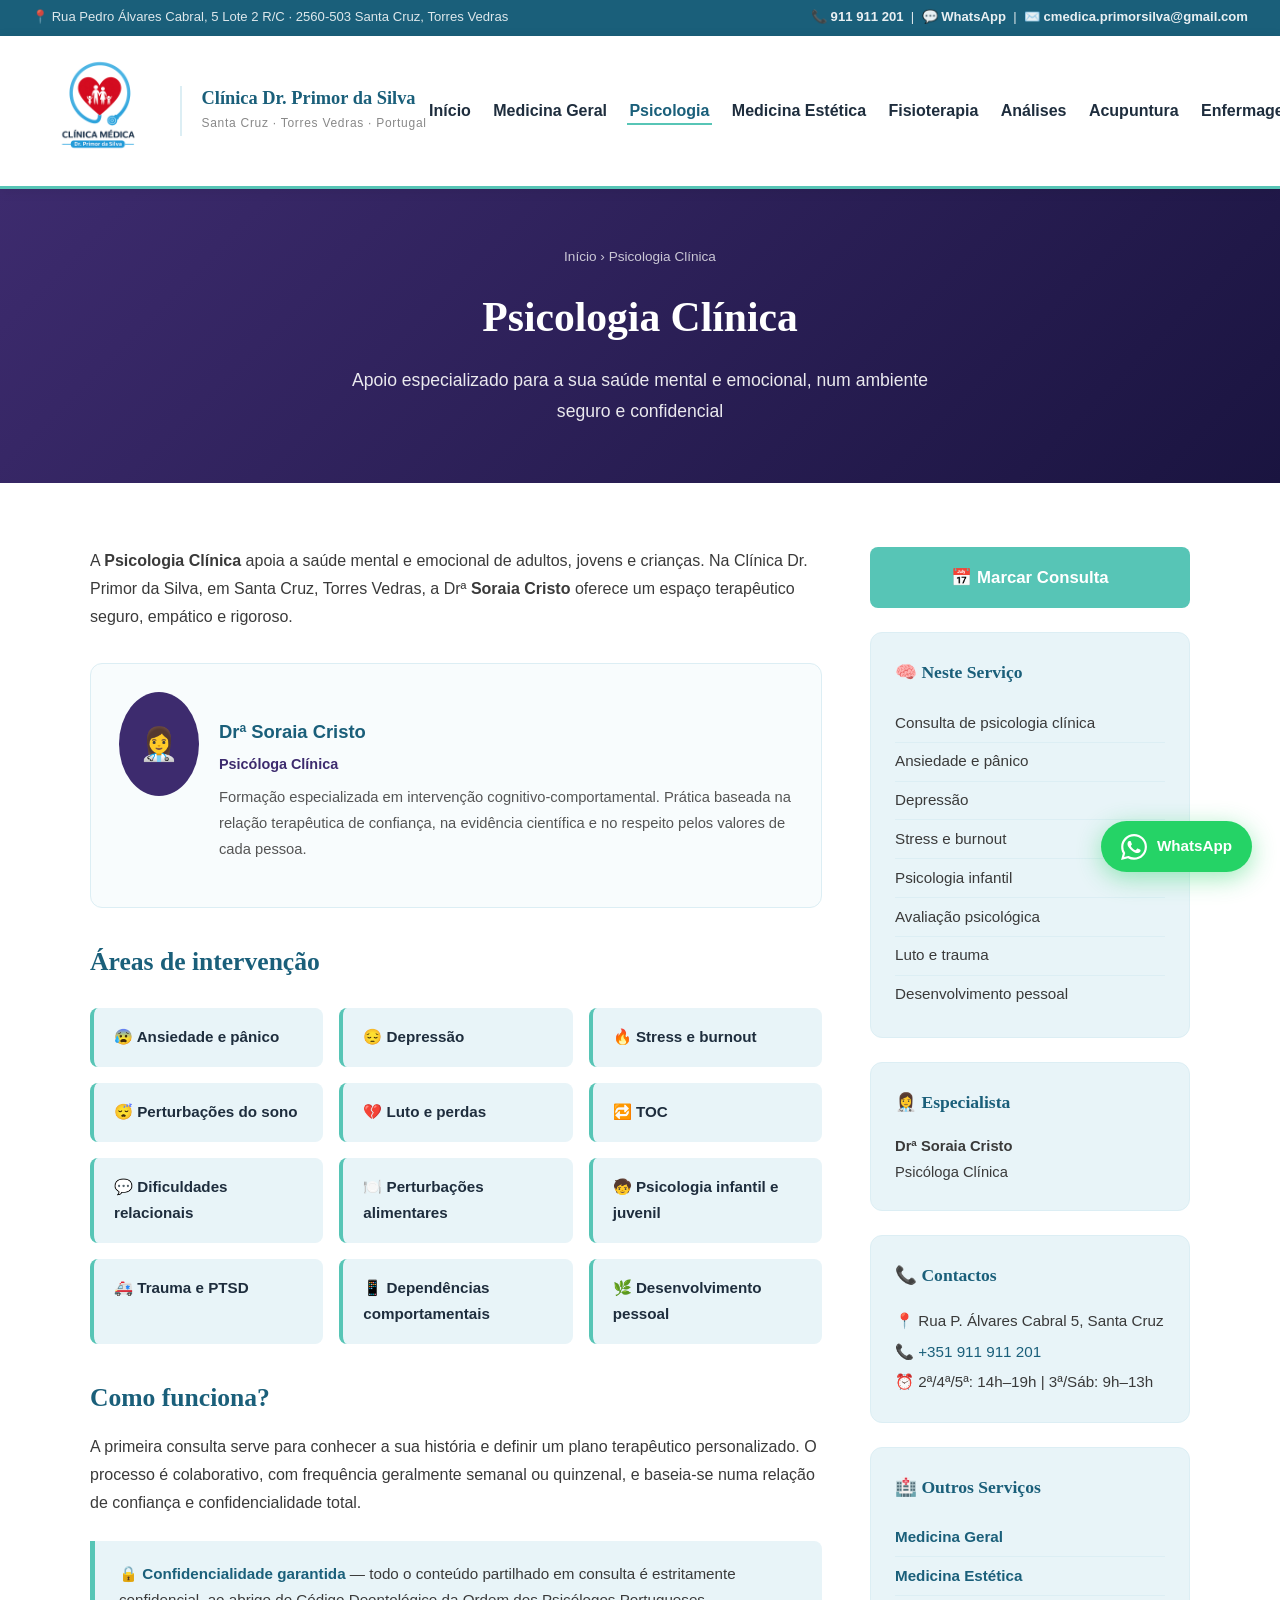
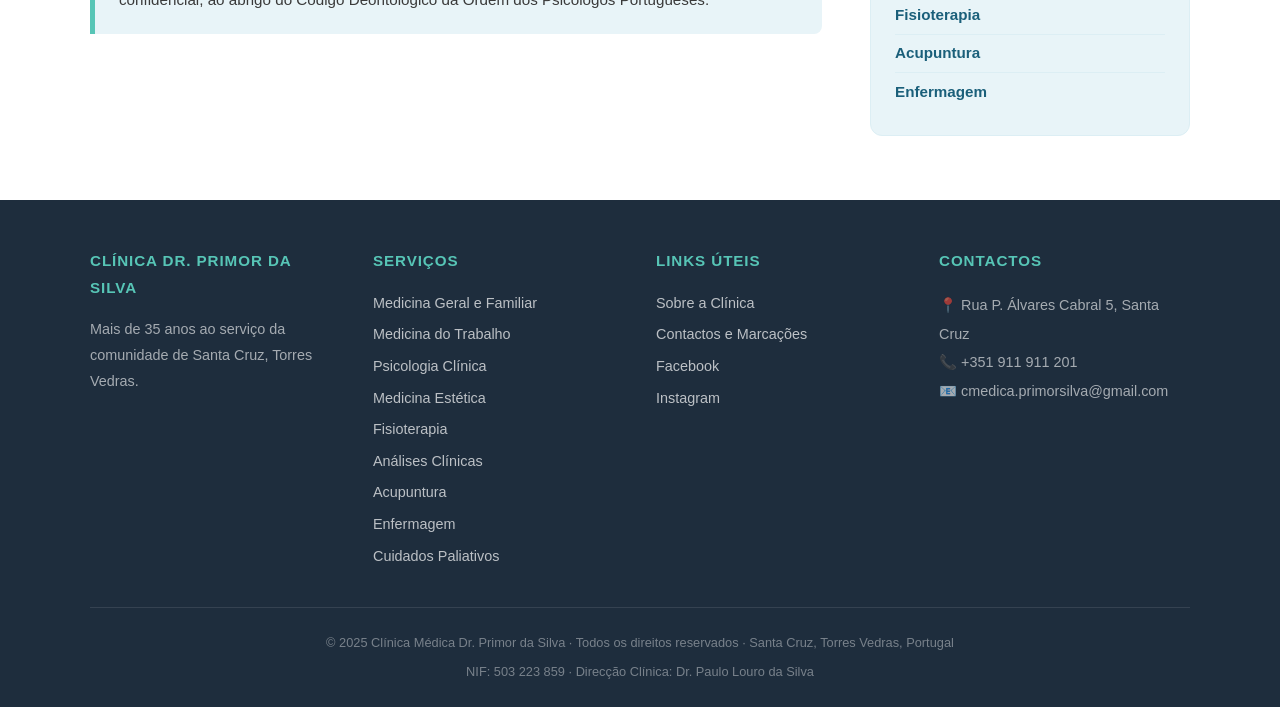
<file: pages/psicologia.html>
<!DOCTYPE html>
<html lang="pt-PT">
<head>
  <meta charset="UTF-8" />
  <meta name="viewport" content="width=device-width, initial-scale=1.0" />

  <!-- ═══ SEO META ═══ -->
  <title>Psicologia Clínica em Santa Cruz, Torres Vedras | Clínica Dr. Primor da Silva</title>
  <meta name="description" content="Consultas de Psicologia Clínica em Santa Cruz, Torres Vedras. Drª Soraia Cristo. Apoio em ansiedade, depressão, stress, perturbações emocionais e saúde mental. Marque já a sua consulta." />
  <meta name="keywords" content="psicólogo Santa Cruz Torres Vedras, consulta psicologia Torres Vedras, ansiedade depressão Santa Cruz, saúde mental Torres Vedras, Drª Soraia Cristo psicóloga" />
  <link rel="canonical" href="https://www.clinicadrprimor.pt/pages/psicologia.html" />

  <meta property="og:type" content="website" />
  <meta property="og:title" content="Psicologia Clínica — Clínica Dr. Primor da Silva, Santa Cruz" />
  <meta property="og:description" content="Apoio psicológico profissional em Santa Cruz, Torres Vedras. Ansiedade, depressão, stress e muito mais. Drª Soraia Cristo." />
  <meta property="og:url" content="https://www.clinicadrprimor.pt/pages/psicologia.html" />

  <script type="application/ld+json">
  {
    "@context": "https://schema.org",
    "@type": "MedicalClinic",
    "name": "Clínica Dr. Primor da Silva — Psicologia Clínica",
    "medicalSpecialty": "Psychology",
    "physician": {
      "@type": "Physician",
      "name": "Drª Soraia Cristo",
      "medicalSpecialty": "Psychology"
    },
    "address": {
      "@type": "PostalAddress",
      "addressLocality": "Santa Cruz",
      "addressRegion": "Torres Vedras",
      "addressCountry": "PT"
    }
  }
  </script>

  <link rel="stylesheet" href="../assets/css/style.css" />
<!-- Google Analytics -->
<script async src="https://www.googletagmanager.com/gtag/js?id=G-RZ1Z798HLC"></script>
<script>
  window.dataLayer = window.dataLayer || [];
  function gtag(){dataLayer.push(arguments);}
  gtag('js', new Date());
  gtag('config', 'G-RZ1Z798HLC');
</script>
</head>
<body>

<!-- ═══ TOP BAR ═══ -->
<div class="top-bar">
  <span>📍 Rua Pedro Álvares Cabral, 5 Lote 2 R/C &middot; 2560-503 Santa Cruz, Torres Vedras</span>
  <span>
    <a href="tel:+351911911201">📞 911 911 201</a>
    &nbsp;|&nbsp;
    <a href="https://wa.me/351911911201" target="_blank" rel="noopener">💬 WhatsApp</a>
    &nbsp;|&nbsp;
    <a href="mailto:cmedica.primorsilva@gmail.com">✉️ cmedica.primorsilva@gmail.com</a>
  </span>
</div>

<header>
  <div class="header-inner">
    <a href="../index.html" class="logo" aria-label="Clínica Dr. Primor da Silva — Início">
      <img
        src="../assets/images/logo.png"
        alt="Logótipo Clínica Dr. Primor da Silva"
        class="logo-img"
        width="auto"
        height="130"
      />
      <div class="logo-divider" aria-hidden="true"></div>
      <div class="logo-text">
        <h1>Clínica Dr. Primor da Silva</h1>
        <span>Santa Cruz · Torres Vedras · Portugal</span>
      </div>
    </a>
    <nav aria-label="Navegação principal">
      <ul>
        <li><a href="../index.html">Início</a></li>
        <li><a href="medicina-geral.html">Medicina Geral</a></li>
        <li><a href="psicologia.html" class="active">Psicologia</a></li>
        <li><a href="medicina-estetica.html">Medicina Estética</a></li>
        <li><a href="fisioterapia.html">Fisioterapia</a></li>
        <li><a href="analises.html">Análises</a></li>
        <li><a href="acupuntura.html">Acupuntura</a></li>
        <li><a href="enfermagem.html">Enfermagem</a></li>
      </ul>
    </nav>
    <a href="contactos.html" class="header-cta">📅 Marcar Consulta</a>

    <!-- Hamburger (mobile only) -->
    <button class="nav-toggle" aria-label="Abrir menu de navegação" aria-expanded="false" aria-controls="mobile-nav">
      <span></span>
      <span></span>
      <span></span>
    </button>
  </div>
</header>
<!-- ═══ MOBILE NAV OVERLAY ═══ -->
<div class="nav-overlay" id="mobile-nav" aria-label="Menu de navegação mobile">
  <button class="nav-close" aria-label="Fechar menu">&#x2715;</button>
  <ul>
        <li><a href="../index.html">Início</a></li>
        <li><a href="medicina-geral.html">Medicina Geral</a></li>
        <li><a href="psicologia.html" class="active">Psicologia</a></li>
        <li><a href="medicina-estetica.html">Medicina Estética</a></li>
        <li><a href="fisioterapia.html">Fisioterapia</a></li>
        <li><a href="analises.html">Análises</a></li>
        <li><a href="acupuntura.html">Acupuntura</a></li>
        <li><a href="enfermagem.html">Enfermagem</a></li>
        <li><a href="contactos.html" class="btn-cta">Marcar Consulta</a></li>
      </ul>
</div>

<div class="page-hero" style="background: linear-gradient(135deg, #3d2b6e 0%, #1a1440 100%);">
  <div class="container">
    <p class="breadcrumb"><a href="../index.html">Início</a> › Psicologia Clínica</p>
    <h1>Psicologia Clínica</h1>
    <p class="tagline">Apoio especializado para a sua saúde mental e emocional, num ambiente seguro e confidencial</p>
  </div>
</div>

<section>
  <div class="container">
    <div class="content-wrap">
      <main class="main-content">

        <p>A <strong>Psicologia Clínica</strong> apoia a saúde mental e emocional de adultos, jovens e crianças. Na Clínica Dr. Primor da Silva, em Santa Cruz, Torres Vedras, a Drª <strong>Soraia Cristo</strong> oferece um espaço terapêutico seguro, empático e rigoroso.</p>

        <div class="doctor-card">
          <div class="doctor-avatar" style="background:#3d2b6e;">👩‍⚕️</div>
          <div class="doctor-info">
            <h3>Drª Soraia Cristo</h3>
            <p class="title" style="color:#3d2b6e;">Psicóloga Clínica</p>
            <p>Formação especializada em intervenção cognitivo-comportamental. Prática baseada na relação terapêutica de confiança, na evidência científica e no respeito pelos valores de cada pessoa.</p>
          </div>
        </div>

        <h2>Áreas de intervenção</h2>

        <div class="treatments-grid">
          <div class="treatment-item">😰 Ansiedade e pânico</div>
          <div class="treatment-item">😔 Depressão</div>
          <div class="treatment-item">🔥 Stress e burnout</div>
          <div class="treatment-item">😴 Perturbações do sono</div>
          <div class="treatment-item">💔 Luto e perdas</div>
          <div class="treatment-item">🔁 TOC</div>
          <div class="treatment-item">💬 Dificuldades relacionais</div>
          <div class="treatment-item">🍽️ Perturbações alimentares</div>
          <div class="treatment-item">🧒 Psicologia infantil e juvenil</div>
          <div class="treatment-item">🚑 Trauma e PTSD</div>
          <div class="treatment-item">📱 Dependências comportamentais</div>
          <div class="treatment-item">🌿 Desenvolvimento pessoal</div>
        </div>

        <h2>Como funciona?</h2>
        <p>A primeira consulta serve para conhecer a sua história e definir um plano terapêutico personalizado. O processo é colaborativo, com frequência geralmente semanal ou quinzenal, e baseia-se numa relação de confiança e confidencialidade total.</p>

        <div class="info-box">
          <strong>🔒 Confidencialidade garantida</strong> — todo o conteúdo partilhado em consulta é estritamente confidencial, ao abrigo do Código Deontológico da Ordem dos Psicólogos Portugueses.
        </div>

</main>

      <aside class="sidebar">
        <a href="contactos.html" class="btn-marcacao">📅 Marcar Consulta</a>

        <div class="sidebar-card">
          <h4>🧠 Neste Serviço</h4>
          <ul>
            <li>Consulta de psicologia clínica</li>
            <li>Ansiedade e pânico</li>
            <li>Depressão</li>
            <li>Stress e burnout</li>
            <li>Psicologia infantil</li>
            <li>Avaliação psicológica</li>
            <li>Luto e trauma</li>
            <li>Desenvolvimento pessoal</li>
          </ul>
        </div>

        <div class="sidebar-card">
          <h4>👩‍⚕️ Especialista</h4>
          <p style="font-size:.92rem;"><strong>Drª Soraia Cristo</strong><br>Psicóloga Clínica</p>
        </div>

        <div class="sidebar-card">
          <h4>📞 Contactos</h4>
          <div class="contact-info">
            <p>📍 Rua P. Álvares Cabral 5, Santa Cruz</p>
            <p>📞 <a href="tel:+351911911201">+351 911 911 201</a></p>
            <p>⏰ 2ª/4ª/5ª: 14h–19h | 3ª/Sáb: 9h–13h</p>
          </div>
        </div>

        <div class="sidebar-card">
          <h4>🏥 Outros Serviços</h4>
          <ul>
            <li><a href="medicina-geral.html">Medicina Geral</a></li>
            <li><a href="medicina-estetica.html">Medicina Estética</a></li>
            <li><a href="fisioterapia.html">Fisioterapia</a></li>
            <li><a href="acupuntura.html">Acupuntura</a></li>
            <li><a href="enfermagem.html">Enfermagem</a></li>
          </ul>
        </div>
      </aside>
    </div>
  </div>
</section>

<footer>
  <div class="footer-grid">
    <div class="footer-col">
      <h4>Clínica Dr. Primor da Silva</h4>
      <p style="color:rgba(255,255,255,.6); font-size:.9rem; line-height:1.8;">Mais de 35 anos ao serviço da comunidade de Santa Cruz, Torres Vedras.</p>
    </div>
  
  <div class="footer-col">
      <h4>Serviços</h4>
      <ul>
        <li><a href="medicina-geral.html">Medicina Geral e Familiar</a></li>
        <li><a href="medicina-trabalho.html">Medicina do Trabalho</a></li>
        <li><a href="psicologia.html">Psicologia Clínica</a></li>
        <li><a href="medicina-estetica.html">Medicina Estética</a></li>
        <li><a href="fisioterapia.html">Fisioterapia</a></li>
        <li><a href="analises.html">Análises Clínicas</a></li>
        <li><a href="acupuntura.html">Acupuntura</a></li>
        <li><a href="enfermagem.html">Enfermagem</a></li>
        <li><a href="cuidados-paliativos.html">Cuidados Paliativos</a></li>
      </ul>
    </div>
    <div class="footer-col">
      <h4>Links Úteis</h4>
      <ul>
        <li><a href="sobre.html">Sobre a Clínica</a></li>
        <li><a href="contactos.html">Contactos e Marcações</a></li>
        <li><a href="#">Facebook</a></li>
        <li><a href="#">Instagram</a></li>
      </ul>
    </div>
    <div class="footer-col">
      <h4>Contactos</h4>
      <p style="color:rgba(255,255,255,.6); line-height:2; font-size:.9rem;">
        📍 Rua P. Álvares Cabral 5, Santa Cruz<br>
        📞 +351 911 911 201<br>
        📧 cmedica.primorsilva@gmail.com
      </p>
    </div>
  </div>
  <div class="footer-bottom">
    <p>© 2025 Clínica Médica Dr. Primor da Silva · Todos os direitos reservados · Santa Cruz, Torres Vedras, Portugal</p>
    <p style="margin-top:.4rem;">NIF: 503 223 859 · Direcção Clínica: Dr. Paulo Louro da Silva</p>
  </div>
</footer>


<!-- ═══ WHATSAPP FLUTUANTE ═══ -->
<a href="https://wa.me/351911911201?text=Ol%C3%A1%2C%20gostaria%20de%20marcar%20uma%20consulta%20na%20Cl%C3%ADnica%20Dr.%20Primor%20da%20Silva."
   class="whatsapp-float"
   target="_blank"
   rel="noopener"
   aria-label="Enviar mensagem WhatsApp para a clínica">
  <svg viewBox="0 0 24 24" fill="currentColor" xmlns="http://www.w3.org/2000/svg">
    <path d="M17.472 14.382c-.297-.149-1.758-.867-2.03-.967-.273-.099-.471-.148-.67.15-.197.297-.767.966-.94 1.164-.173.199-.347.223-.644.075-.297-.15-1.255-.463-2.39-1.475-.883-.788-1.48-1.761-1.653-2.059-.173-.297-.018-.458.13-.606.134-.133.298-.347.446-.52.149-.174.198-.298.298-.497.099-.198.05-.371-.025-.52-.075-.149-.669-1.612-.916-2.207-.242-.579-.487-.5-.669-.51-.173-.008-.371-.01-.57-.01-.198 0-.52.074-.792.372-.272.297-1.04 1.016-1.04 2.479 0 1.462 1.065 2.875 1.213 3.074.149.198 2.096 3.2 5.077 4.487.709.306 1.262.489 1.694.625.712.227 1.36.195 1.871.118.571-.085 1.758-.719 2.006-1.413.248-.694.248-1.289.173-1.413-.074-.124-.272-.198-.57-.347m-5.421 7.403h-.004a9.87 9.87 0 01-5.031-1.378l-.361-.214-3.741.982.998-3.648-.235-.374a9.86 9.86 0 01-1.51-5.26c.001-5.45 4.436-9.884 9.888-9.884 2.64 0 5.122 1.03 6.988 2.898a9.825 9.825 0 012.893 6.994c-.003 5.45-4.437 9.884-9.885 9.884m8.413-18.297A11.815 11.815 0 0012.05 0C5.495 0 .16 5.335.157 11.892c0 2.096.547 4.142 1.588 5.945L.057 24l6.305-1.654a11.882 11.882 0 005.683 1.448h.005c6.554 0 11.89-5.335 11.893-11.893a11.821 11.821 0 00-3.48-8.413z"/>
  </svg>
  <span>WhatsApp</span>
</a>

<script src="../assets/js/main.js"></script>

</body>
</html>
</file>
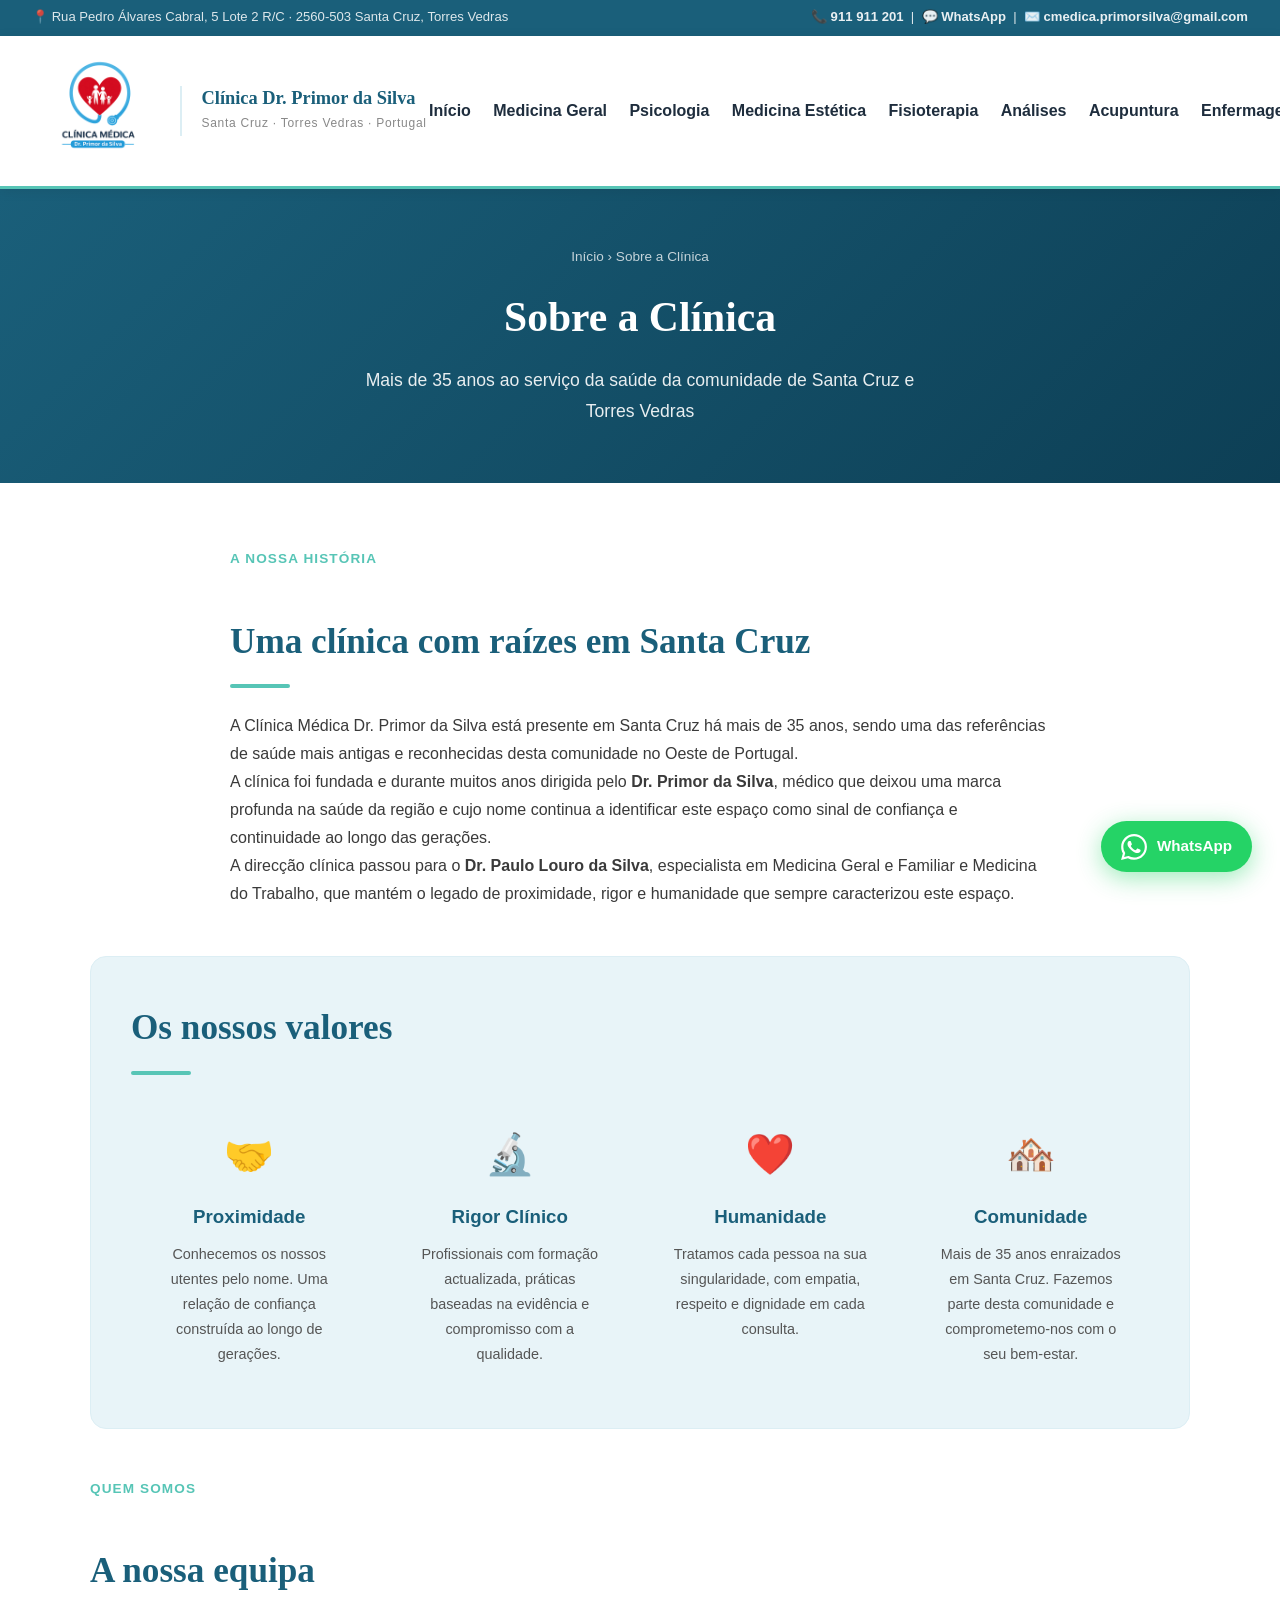
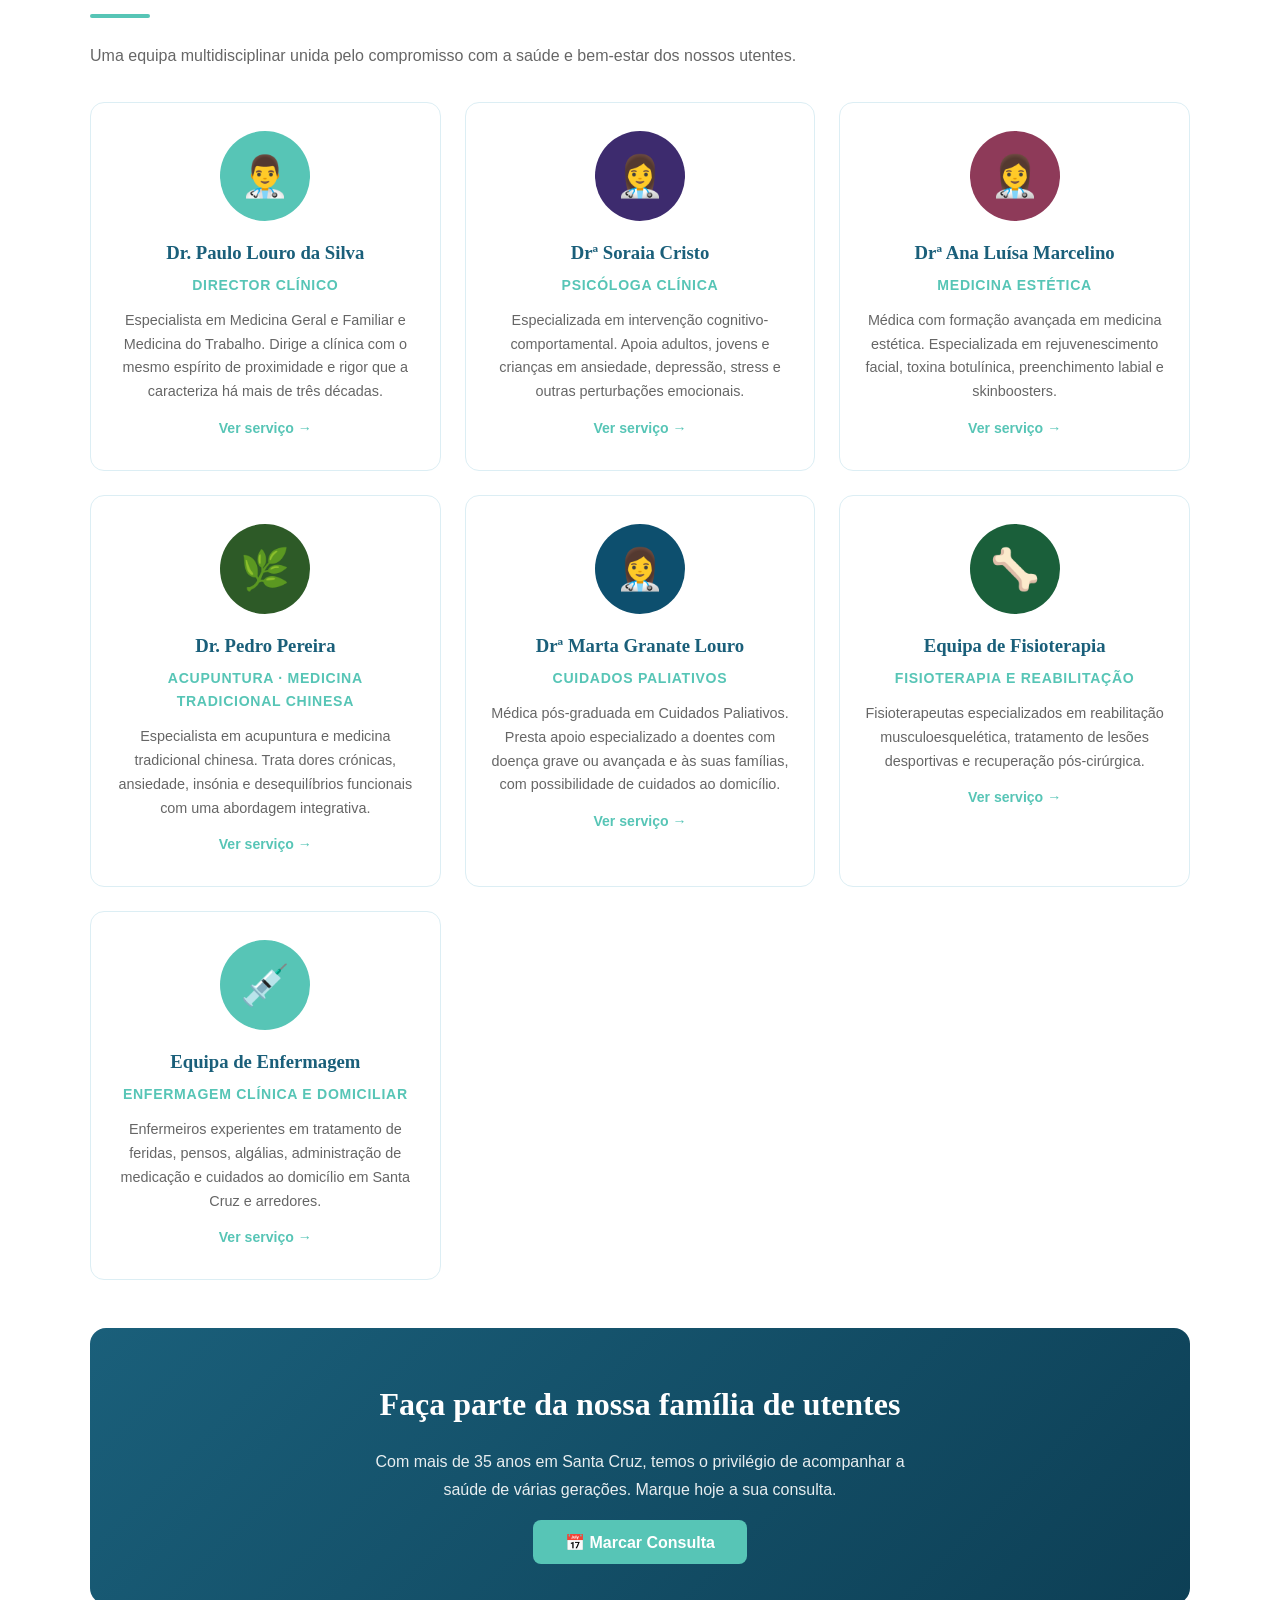
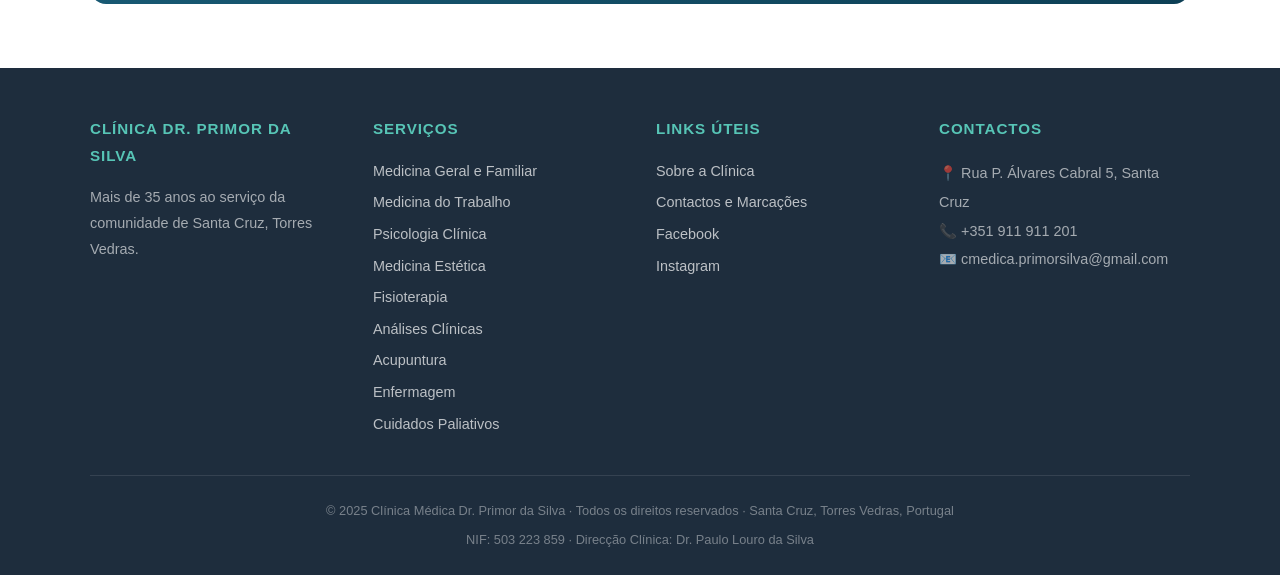
<file: pages/sobre.html>
<!DOCTYPE html>
<html lang="pt-PT">
<head>
  <meta charset="UTF-8" />
  <meta name="viewport" content="width=device-width, initial-scale=1.0" />

  <!-- ═══ SEO META ═══ -->
  <title>Sobre a Clínica | Clínica Dr. Primor da Silva — 35 Anos em Santa Cruz</title>
  <meta name="description" content="Conheça a história da Clínica Médica Dr. Primor da Silva, com mais de 35 anos em Santa Cruz, Torres Vedras. Uma clínica multidisciplinar fundada pelo Dr. Primor da Silva e hoje liderada pelo Dr. Paulo Louro da Silva." />
  <link rel="canonical" href="https://www.clinicadrprimor.pt/pages/sobre.html" />
  <meta property="og:title" content="Sobre a Clínica Dr. Primor da Silva — 35 Anos em Santa Cruz" />
  <meta property="og:description" content="Mais de 35 anos ao serviço da comunidade de Santa Cruz, Torres Vedras. Conheça a nossa história e equipa." />
  <meta property="og:url" content="https://www.clinicadrprimor.pt/pages/sobre.html" />

  <link rel="stylesheet" href="../assets/css/style.css" />
  <style>
    .team-grid {
      display: grid;
      grid-template-columns: repeat(auto-fit, minmax(280px, 1fr));
      gap: 1.5rem;
      margin-top: 2rem;
    }
    .team-card {
      background: var(--white);
      border: 1px solid var(--border);
      border-radius: 14px;
      padding: 1.75rem 1.5rem;
      text-align: center;
      transition: transform .25s, box-shadow .25s;
    }
    .team-card:hover { transform: translateY(-5px); box-shadow: 0 14px 36px rgba(0,0,0,.09); }
    .team-avatar {
      width: 90px; height: 90px;
      border-radius: 50%;
      background: var(--secondary);
      display: flex; align-items: center; justify-content: center;
      font-size: 2.5rem;
      margin: 0 auto 1rem;
    }
    .team-card h3 { color: var(--primary); font-family: var(--font-head); margin-bottom: .25rem; }
    .team-card .role { color: var(--secondary); font-size: .88rem; font-weight: 700; margin-bottom: .75rem; text-transform: uppercase; letter-spacing: .05em; }
    .team-card p { font-size: .9rem; color: #666; line-height: 1.65; }
    .timeline { border-left: 3px solid var(--secondary); padding-left: 2rem; margin: 2rem 0; }
    .timeline-item { margin-bottom: 2rem; position: relative; }
    .timeline-item::before {
      content: '';
      position: absolute;
      left: -2.45rem;
      top: .3rem;
      width: 14px; height: 14px;
      background: var(--secondary);
      border-radius: 50%;
      border: 3px solid var(--white);
      box-shadow: 0 0 0 2px var(--secondary);
    }
    .timeline-item .year { font-weight: 700; color: var(--secondary); font-size: .9rem; margin-bottom: .3rem; }
    .timeline-item h3 { color: var(--primary); margin-bottom: .4rem; font-size: 1.05rem; }
    .timeline-item p { font-size: .92rem; color: #555; }
  </style>
<!-- Google Analytics -->
<script async src="https://www.googletagmanager.com/gtag/js?id=G-RZ1Z798HLC"></script>
<script>
  window.dataLayer = window.dataLayer || [];
  function gtag(){dataLayer.push(arguments);}
  gtag('js', new Date());
  gtag('config', 'G-RZ1Z798HLC');
</script>
</head>
<body>

<!-- TOP BAR -->
<div class="top-bar">
  <span>📍 Rua Pedro Álvares Cabral, 5 Lote 2 R/C &middot; 2560-503 Santa Cruz, Torres Vedras</span>
  <span>
    <a href="tel:+351911911201">📞 911 911 201</a>
    &nbsp;|&nbsp;
    <a href="https://wa.me/351911911201" target="_blank" rel="noopener">💬 WhatsApp</a>
    &nbsp;|&nbsp;
    <a href="mailto:cmedica.primorsilva@gmail.com">✉️ cmedica.primorsilva@gmail.com</a>
  </span>
</div>

<header>
  <div class="header-inner">
    <a href="../index.html" class="logo" aria-label="Clínica Dr. Primor da Silva — Início">
      <img
        src="../assets/images/logo.png"
        alt="Logótipo Clínica Dr. Primor da Silva"
        class="logo-img"
        width="auto"
        height="130"
      />
      <div class="logo-divider" aria-hidden="true"></div>
      <div class="logo-text">
        <h1>Clínica Dr. Primor da Silva</h1>
        <span>Santa Cruz · Torres Vedras · Portugal</span>
      </div>
    </a>
    <nav aria-label="Navegação principal">
      <ul>
        <li><a href="../index.html">Início</a></li>
        <li><a href="medicina-geral.html">Medicina Geral</a></li>
        <li><a href="psicologia.html">Psicologia</a></li>
        <li><a href="medicina-estetica.html">Medicina Estética</a></li>
        <li><a href="fisioterapia.html">Fisioterapia</a></li>
        <li><a href="analises.html">Análises</a></li>
        <li><a href="acupuntura.html">Acupuntura</a></li>
        <li><a href="enfermagem.html">Enfermagem</a></li>
      </ul>
    </nav>
    <a href="contactos.html" class="header-cta">📅 Marcar Consulta</a>

    <!-- Hamburger (mobile only) -->
    <button class="nav-toggle" aria-label="Abrir menu de navegação" aria-expanded="false" aria-controls="mobile-nav">
      <span></span>
      <span></span>
      <span></span>
    </button>
  </div>
</header>
<!-- ═══ MOBILE NAV OVERLAY ═══ -->
<div class="nav-overlay" id="mobile-nav" aria-label="Menu de navegação mobile">
  <button class="nav-close" aria-label="Fechar menu">&#x2715;</button>
  <ul>
        <li><a href="../index.html">Início</a></li>
        <li><a href="medicina-geral.html">Medicina Geral</a></li>
        <li><a href="psicologia.html">Psicologia</a></li>
        <li><a href="medicina-estetica.html">Medicina Estética</a></li>
        <li><a href="fisioterapia.html">Fisioterapia</a></li>
        <li><a href="analises.html">Análises</a></li>
        <li><a href="acupuntura.html">Acupuntura</a></li>
        <li><a href="enfermagem.html">Enfermagem</a></li>
        <li><a href="contactos.html" class="btn-cta">Marcar Consulta</a></li>
      </ul>
</div>

<div class="page-hero">
  <div class="container">
    <p class="breadcrumb"><a href="../index.html">Início</a> › Sobre a Clínica</p>
    <h1>Sobre a Clínica</h1>
    <p class="tagline">Mais de 35 anos ao serviço da saúde da comunidade de Santa Cruz e Torres Vedras</p>
  </div>
</div>

<section>
  <div class="container">

    <!-- HISTÓRIA -->
    <div style="max-width:820px; margin:0 auto 3rem;">

      <p class="section-sub" style="color:var(--secondary); font-weight:700; text-transform:uppercase; letter-spacing:.08em; font-size:.85rem;">A nossa história</p>
      <h2 class="section-title">Uma clínica com raízes em Santa Cruz</h2>
      <div class="divider"></div>

      <p>A Clínica Médica Dr. Primor da Silva está presente em Santa Cruz há mais de 35 anos, sendo uma das referências de saúde mais antigas e reconhecidas desta comunidade no Oeste de Portugal.</p>

      <p>A clínica foi fundada e durante muitos anos dirigida pelo <strong>Dr. Primor da Silva</strong>, médico que deixou uma marca profunda na saúde da região e cujo nome continua a identificar este espaço como sinal de confiança e continuidade ao longo das gerações.</p>

      <p>A direcção clínica passou para o <strong>Dr. Paulo Louro da Silva</strong>, especialista em Medicina Geral e Familiar e Medicina do Trabalho, que mantém o legado de proximidade, rigor e humanidade que sempre caracterizou este espaço.</p>
    </div>

    <!-- VALORES -->
    <section style="background:var(--accent); border-radius:16px; padding:2.5rem; margin-bottom:3rem; border:1px solid var(--border);">
      <h2 class="section-title">Os nossos valores</h2>
      <div class="divider"></div>
      <div style="display:grid; grid-template-columns:repeat(auto-fit, minmax(220px,1fr)); gap:1.5rem; margin-top:1.5rem;">
        <div style="text-align:center; padding:1.25rem;">
          <div style="font-size:2.5rem; margin-bottom:.75rem;">🤝</div>
          <h3 style="color:var(--primary); margin-bottom:.5rem;">Proximidade</h3>
          <p style="font-size:.9rem; color:#555;">Conhecemos os nossos utentes pelo nome. Uma relação de confiança construída ao longo de gerações.</p>
        </div>
        <div style="text-align:center; padding:1.25rem;">
          <div style="font-size:2.5rem; margin-bottom:.75rem;">🔬</div>
          <h3 style="color:var(--primary); margin-bottom:.5rem;">Rigor Clínico</h3>
          <p style="font-size:.9rem; color:#555;">Profissionais com formação actualizada, práticas baseadas na evidência e compromisso com a qualidade.</p>
        </div>
        <div style="text-align:center; padding:1.25rem;">
          <div style="font-size:2.5rem; margin-bottom:.75rem;">❤️</div>
          <h3 style="color:var(--primary); margin-bottom:.5rem;">Humanidade</h3>
          <p style="font-size:.9rem; color:#555;">Tratamos cada pessoa na sua singularidade, com empatia, respeito e dignidade em cada consulta.</p>
        </div>
        <div style="text-align:center; padding:1.25rem;">
          <div style="font-size:2.5rem; margin-bottom:.75rem;">🏘️</div>
          <h3 style="color:var(--primary); margin-bottom:.5rem;">Comunidade</h3>
          <p style="font-size:.9rem; color:#555;">Mais de 35 anos enraizados em Santa Cruz. Fazemos parte desta comunidade e comprometemo-nos com o seu bem-estar.</p>
        </div>
      </div>
    </section>

    <!-- EQUIPA -->
    <p class="section-sub" style="color:var(--secondary); font-weight:700; text-transform:uppercase; letter-spacing:.08em; font-size:.85rem;">Quem somos</p>
    <h2 class="section-title">A nossa equipa</h2>
    <div class="divider"></div>
    <p style="color:#666; margin-bottom:2rem;">Uma equipa multidisciplinar unida pelo compromisso com a saúde e bem-estar dos nossos utentes.</p>

    <div class="team-grid">

      <div class="team-card">
        <div class="team-avatar">👨‍⚕️</div>
        <h3>Dr. Paulo Louro da Silva</h3>
        <p class="role">Director Clínico</p>
        <p>Especialista em Medicina Geral e Familiar e Medicina do Trabalho. Dirige a clínica com o mesmo espírito de proximidade e rigor que a caracteriza há mais de três décadas.</p>
        <a href="medicina-geral.html" style="display:inline-block; margin-top:.75rem; font-size:.88rem; font-weight:700; color:var(--secondary);">Ver serviço →</a>
      </div>

      <div class="team-card">
        <div class="team-avatar" style="background:#3d2b6e;">👩‍⚕️</div>
        <h3>Drª Soraia Cristo</h3>
        <p class="role">Psicóloga Clínica</p>
        <p>Especializada em intervenção cognitivo-comportamental. Apoia adultos, jovens e crianças em ansiedade, depressão, stress e outras perturbações emocionais.</p>
        <a href="psicologia.html" style="display:inline-block; margin-top:.75rem; font-size:.88rem; font-weight:700; color:var(--secondary);">Ver serviço →</a>
      </div>

      <div class="team-card">
        <div class="team-avatar" style="background:#8e3a59;">👩‍⚕️</div>
        <h3>Drª Ana Luísa Marcelino</h3>
        <p class="role">Medicina Estética</p>
        <p>Médica com formação avançada em medicina estética. Especializada em rejuvenescimento facial, toxina botulínica, preenchimento labial e skinboosters.</p>
        <a href="medicina-estetica.html" style="display:inline-block; margin-top:.75rem; font-size:.88rem; font-weight:700; color:var(--secondary);">Ver serviço →</a>
      </div>

      <div class="team-card">
        <div class="team-avatar" style="background:#2d5a27;">🌿</div>
        <h3>Dr. Pedro Pereira</h3>
        <p class="role">Acupuntura · Medicina Tradicional Chinesa</p>
        <p>Especialista em acupuntura e medicina tradicional chinesa. Trata dores crónicas, ansiedade, insónia e desequilíbrios funcionais com uma abordagem integrativa.</p>
        <a href="acupuntura.html" style="display:inline-block; margin-top:.75rem; font-size:.88rem; font-weight:700; color:var(--secondary);">Ver serviço →</a>
      </div>

      <div class="team-card">
        <div class="team-avatar" style="background:#0d4f6e;">👩‍⚕️</div>
        <h3>Drª Marta Granate Louro</h3>
        <p class="role">Cuidados Paliativos</p>
        <p>Médica pós-graduada em Cuidados Paliativos. Presta apoio especializado a doentes com doença grave ou avançada e às suas famílias, com possibilidade de cuidados ao domicílio.</p>
        <a href="enfermagem.html#paliativos" style="display:inline-block; margin-top:.75rem; font-size:.88rem; font-weight:700; color:var(--secondary);">Ver serviço →</a>
      </div>

      <div class="team-card">
        <div class="team-avatar" style="background:#1a5f3a;">🦴</div>
        <h3>Equipa de Fisioterapia</h3>
        <p class="role">Fisioterapia e Reabilitação</p>
        <p>Fisioterapeutas especializados em reabilitação musculoesquelética, tratamento de lesões desportivas e recuperação pós-cirúrgica.</p>
        <a href="fisioterapia.html" style="display:inline-block; margin-top:.75rem; font-size:.88rem; font-weight:700; color:var(--secondary);">Ver serviço →</a>
      </div>

      <div class="team-card">
        <div class="team-avatar">💉</div>
        <h3>Equipa de Enfermagem</h3>
        <p class="role">Enfermagem Clínica e Domiciliar</p>
        <p>Enfermeiros experientes em tratamento de feridas, pensos, algálias, administração de medicação e cuidados ao domicílio em Santa Cruz e arredores.</p>
        <a href="enfermagem.html" style="display:inline-block; margin-top:.75rem; font-size:.88rem; font-weight:700; color:var(--secondary);">Ver serviço →</a>
      </div>

    </div>

    <!-- CTA -->
    <div style="background: linear-gradient(135deg, var(--primary) 0%, #0d3f55 100%); color:#fff; text-align:center; padding:3rem 2rem; border-radius:16px; margin-top:3rem;">
      <h2 style="font-family:var(--font-head); font-size:clamp(1.4rem,2.5vw,2rem); margin-bottom:1rem;">Faça parte da nossa família de utentes</h2>
      <p style="max-width:540px; margin:0 auto 1.5rem; opacity:.9;">Com mais de 35 anos em Santa Cruz, temos o privilégio de acompanhar a saúde de várias gerações. Marque hoje a sua consulta.</p>
      <a href="contactos.html" class="btn-primary">📅 Marcar Consulta</a>
    </div>

  </div>
</section>

<footer>
  <div class="footer-grid">
    <div class="footer-col">
      <h4>Clínica Dr. Primor da Silva</h4>
      <p style="color:rgba(255,255,255,.6); font-size:.9rem; line-height:1.8;">Mais de 35 anos ao serviço da comunidade de Santa Cruz, Torres Vedras.</p>
    </div>
  
  <div class="footer-col">
      <h4>Serviços</h4>
      <ul>
        <li><a href="medicina-geral.html">Medicina Geral e Familiar</a></li>
        <li><a href="medicina-trabalho.html">Medicina do Trabalho</a></li>
        <li><a href="psicologia.html">Psicologia Clínica</a></li>
        <li><a href="medicina-estetica.html">Medicina Estética</a></li>
        <li><a href="fisioterapia.html">Fisioterapia</a></li>
        <li><a href="analises.html">Análises Clínicas</a></li>
        <li><a href="acupuntura.html">Acupuntura</a></li>
        <li><a href="enfermagem.html">Enfermagem</a></li>
        <li><a href="cuidados-paliativos.html">Cuidados Paliativos</a></li>
      </ul>
    </div>
    <div class="footer-col">
      <h4>Links Úteis</h4>
      <ul>
        <li><a href="sobre.html">Sobre a Clínica</a></li>
        <li><a href="contactos.html">Contactos e Marcações</a></li>
        <li><a href="#">Facebook</a></li>
        <li><a href="#">Instagram</a></li>
      </ul>
    </div>
    <div class="footer-col">
      <h4>Contactos</h4>
      <p style="color:rgba(255,255,255,.6); line-height:2; font-size:.9rem;">
        📍 Rua P. Álvares Cabral 5, Santa Cruz<br>
        📞 +351 911 911 201<br>
        📧 cmedica.primorsilva@gmail.com
      </p>
    </div>
  </div>
  <div class="footer-bottom">
    <p>© 2025 Clínica Médica Dr. Primor da Silva · Todos os direitos reservados · Santa Cruz, Torres Vedras, Portugal</p>
    <p style="margin-top:.4rem;">NIF: 503 223 859 · Direcção Clínica: Dr. Paulo Louro da Silva</p>
  </div>
</footer>

<!-- ═══ WHATSAPP FLUTUANTE ═══ -->
<a href="https://wa.me/351911911201?text=Ol%C3%A1%2C%20gostaria%20de%20marcar%20uma%20consulta%20na%20Cl%C3%ADnica%20Dr.%20Primor%20da%20Silva."
   class="whatsapp-float"
   target="_blank"
   rel="noopener"
   aria-label="Enviar mensagem WhatsApp para a clínica">
  <svg viewBox="0 0 24 24" fill="currentColor" xmlns="http://www.w3.org/2000/svg">
    <path d="M17.472 14.382c-.297-.149-1.758-.867-2.03-.967-.273-.099-.471-.148-.67.15-.197.297-.767.966-.94 1.164-.173.199-.347.223-.644.075-.297-.15-1.255-.463-2.39-1.475-.883-.788-1.48-1.761-1.653-2.059-.173-.297-.018-.458.13-.606.134-.133.298-.347.446-.52.149-.174.198-.298.298-.497.099-.198.05-.371-.025-.52-.075-.149-.669-1.612-.916-2.207-.242-.579-.487-.5-.669-.51-.173-.008-.371-.01-.57-.01-.198 0-.52.074-.792.372-.272.297-1.04 1.016-1.04 2.479 0 1.462 1.065 2.875 1.213 3.074.149.198 2.096 3.2 5.077 4.487.709.306 1.262.489 1.694.625.712.227 1.36.195 1.871.118.571-.085 1.758-.719 2.006-1.413.248-.694.248-1.289.173-1.413-.074-.124-.272-.198-.57-.347m-5.421 7.403h-.004a9.87 9.87 0 01-5.031-1.378l-.361-.214-3.741.982.998-3.648-.235-.374a9.86 9.86 0 01-1.51-5.26c.001-5.45 4.436-9.884 9.888-9.884 2.64 0 5.122 1.03 6.988 2.898a9.825 9.825 0 012.893 6.994c-.003 5.45-4.437 9.884-9.885 9.884m8.413-18.297A11.815 11.815 0 0012.05 0C5.495 0 .16 5.335.157 11.892c0 2.096.547 4.142 1.588 5.945L.057 24l6.305-1.654a11.882 11.882 0 005.683 1.448h.005c6.554 0 11.89-5.335 11.893-11.893a11.821 11.821 0 00-3.48-8.413z"/>
  </svg>
  <span>WhatsApp</span>
</a>

<script src="../assets/js/main.js"></script>

</body>
</html>
</file>
<file: assets/css/style.css>
/* ============================================================
   Clínica Dr. Primor da Silva — Folha de Estilos Base
   Torres Vedras · Santa Cruz · Portugal
   ============================================================ */

:root {
  --primary:   #1a5f7a;   /* azul petróleo */
  --secondary: #57c5b6;   /* verde-água */
  --accent:    #e8f4f8;   /* azul muito claro */
  --dark:      #1e2d3d;
  --text:      #3a3a3a;
  --light:     #f8fcfd;
  --white:     #ffffff;
  --border:    #dceef4;
  --font-body: 'Lato', 'Segoe UI', Arial, sans-serif;
  --font-head: 'Playfair Display', Georgia, serif;
}

* { box-sizing: border-box; margin: 0; padding: 0; }

body {
  font-family: var(--font-body);
  color: var(--text);
  background: var(--white);
  line-height: 1.75;
  font-size: 16px;
}

a { color: var(--primary); text-decoration: none; }
a:hover { color: var(--secondary); text-decoration: underline; }

/* ---- HEADER ---- */
header {
  background: var(--white);
  border-bottom: 3px solid var(--secondary);
  padding: 0;
  position: sticky;
  top: 0;
  z-index: 100;
  box-shadow: 0 2px 12px rgba(0,0,0,.08);
}
.header-inner {
  width: 100%;
  display: flex;
  align-items: center;
  justify-content: flex-start;
  height: 150px;
}

/* ---- LOGO ---- */
/* Image left, text right, 2.5rem left margin */
.logo {
  display: flex;
  align-items: center;
  gap: 1rem;
  flex-shrink: 0;
  padding-left: 2.5rem;     /* ~2–3 cm left margin */
  text-decoration: none !important;
}
.logo:hover { text-decoration: none !important; }

/* Logo image */
.logo-img {
  height: 120px;            /* slightly inset so it breathes within the 150px header */
  width: auto;
  display: block;
  object-fit: contain;
  flex-shrink: 0;
}

/* Vertical divider between image and text */
.logo-divider {
  width: 1.5px;
  height: 50px;
  background: var(--border);
  flex-shrink: 0;
  margin: 0 .25rem;
}

/* Logo text */
.logo-text h1 {
  font-family: var(--font-head);
  font-size: 1.15rem;
  color: var(--primary);
  line-height: 1.25;
  white-space: nowrap;
  margin: 0;
}
.logo-text span {
  font-size: .75rem;
  color: #888;
  letter-spacing: .06em;
  white-space: nowrap;
  display: block;
  margin-top: .2rem;
}

/* Nav — centred in the remaining header space */
header nav {
  flex: 1;
  display: flex;
  justify-content: center;
  padding-right: 1.5rem;    /* slight right offset so CTA button doesn't hug the edge */
}

/* ---- HERO COM FOTO ---- */
.hero {
  position: relative;
  min-height: 580px;
  display: flex;
  align-items: center;
  justify-content: center;
  overflow: hidden;
  /* A foto é colocada via background-image inline no HTML */
  background-color: var(--primary); /* fallback se foto não carregar */
  background-size: cover;
  background-position: center center;
  background-repeat: no-repeat;
}

/* Overlay escuro gradiente sobre a foto */
.hero-overlay {
  position: absolute;
  inset: 0;
  background: linear-gradient(
    to bottom,
    rgba(8, 28, 45, 0.60) 0%,
    rgba(8, 28, 45, 0.50) 50%,
    rgba(8, 28, 45, 0.65) 100%
  );
  z-index: 1;
}

/* Conteúdo centrado sobre o overlay */
.hero-content {
  position: relative;
  z-index: 2;
  text-align: center;
  padding: 4rem 2rem;
  width: 100%;
}

/* Logótipo no hero */
.hero-logo-wrap {
  display: flex;
  justify-content: center;
  margin-bottom: 2.5rem;
}
.hero-logo-img {
  max-width: 380px;
  width: 85%;
  height: auto;
  filter: drop-shadow(0 6px 28px rgba(0,0,0,.55));
  transition: transform .3s;
}
.hero-logo-img:hover { transform: scale(1.02); }

/* Fallback texto — quando não há imagem de logo */
.hero-logo-text {
  display: none; /* mostrar apenas se imagem falhar */
  flex-direction: column;
  align-items: center;
  gap: .5rem;
}
.hero-logo-text .hl-pre {
  font-size: .78rem;
  text-transform: uppercase;
  letter-spacing: .18em;
  color: var(--secondary);
  font-weight: 700;
}
.hero-logo-text .hl-name {
  font-family: var(--font-head);
  font-size: clamp(2rem, 5vw, 3.4rem);
  color: #fff;
  line-height: 1.15;
  text-shadow: 0 3px 16px rgba(0,0,0,.5);
}
.hero-logo-text .hl-loc {
  font-size: .9rem;
  color: rgba(255,255,255,.65);
  letter-spacing: .06em;
}

/* Divisor decorativo entre logo e botões */
.hero-divider {
  width: 60px;
  height: 3px;
  background: var(--secondary);
  border-radius: 2px;
  margin: 0 auto 2rem;
  opacity: .8;
}

nav ul { list-style: none; display: flex; gap: 1.1rem; flex-wrap: nowrap; align-items: center; }
nav ul li a {
  font-size: 1rem;
  font-weight: 600;
  color: var(--dark);
  padding: .25rem .15rem;
  border-bottom: 2px solid transparent;
  transition: all .2s;
  white-space: nowrap;
}
nav ul li a:hover, nav ul li a.active {
  color: var(--primary);
  border-bottom-color: var(--secondary);
  text-decoration: none;
}

/* ── "Marcar Consulta" — standalone CTA anchored to the right ── */
.header-cta {
  flex-shrink: 0;
  margin-left: auto;          /* pushes itself to the far right */
  margin-right: 2rem;         /* breathing room from the right edge */
  background: var(--secondary);
  color: var(--white) !important;
  padding: .65rem 1.4rem;
  border-radius: 7px;
  font-weight: 700;
  font-size: .92rem;
  white-space: nowrap;
  text-decoration: none !important;
  transition: background .2s, transform .15s;
  display: inline-block;
  line-height: 1.4;
}
.header-cta:hover {
  background: var(--primary);
  transform: translateY(-1px);
  text-decoration: none !important;
  color: var(--white) !important;
}

/* Keep old .btn-cta for mobile overlay only */
.btn-cta {
  background: var(--secondary);
  color: var(--white) !important;
  padding: .55rem 1.2rem !important;
  border-radius: 6px;
  border: none !important;
  font-weight: 700 !important;
  transition: background .2s !important;
}
.btn-cta:hover { background: var(--primary) !important; }

/* ---- HERO (desktop fallback gradient — overridden by inline bg-image) ---- */
.hero {
  background: linear-gradient(135deg, var(--primary) 0%, #0d3f55 100%);
  color: var(--white);
  text-align: center;
}
.hero h2 {
  font-family: var(--font-head);
  font-size: clamp(1.8rem, 4vw, 3rem);
  margin-bottom: 1rem;
  line-height: 1.25;
}
.hero p { font-size: 1.15rem; max-width: 640px; margin: 0 auto 2rem; opacity: .9; }
.hero-btns { display: flex; gap: 1rem; justify-content: center; flex-wrap: wrap; }
.btn-primary {
  background: var(--secondary);
  color: var(--white);
  padding: .85rem 2rem;
  border-radius: 8px;
  font-weight: 700;
  font-size: 1rem;
  transition: transform .2s, background .2s;
}
.btn-primary:hover { background: #3aada0; transform: translateY(-2px); text-decoration: none; color: #fff; }
.btn-outline {
  border: 2px solid var(--white);
  color: var(--white);
  padding: .85rem 2rem;
  border-radius: 8px;
  font-weight: 700;
  font-size: 1rem;
  transition: background .2s;
}
.btn-outline:hover { background: rgba(255,255,255,.15); text-decoration: none; color: #fff; }

/* ---- SECTIONS ---- */
section { padding: 4rem 2rem; }
.container { max-width: 1100px; margin: auto; }
.section-title {
  font-family: var(--font-head);
  font-size: clamp(1.5rem, 3vw, 2.2rem);
  color: var(--primary);
  margin-bottom: .5rem;
}
.section-sub { color: #666; margin-bottom: 2.5rem; font-size: 1.05rem; }
.divider {
  width: 60px; height: 4px;
  background: var(--secondary);
  border-radius: 2px;
  margin: .75rem 0 1.5rem;
}

/* ---- SERVIÇOS GRID ---- */
.services-grid {
  display: grid;
  grid-template-columns: repeat(auto-fit, minmax(280px, 1fr));
  gap: 1.5rem;
  margin-top: 2rem;
}
.service-card {
  background: var(--white);
  border: 1px solid var(--border);
  border-radius: 12px;
  padding: 2rem 1.5rem;
  transition: transform .25s, box-shadow .25s;
  position: relative;
  overflow: hidden;
}
.service-card::before {
  content: '';
  position: absolute;
  top: 0; left: 0; right: 0;
  height: 4px;
  background: var(--secondary);
}
.service-card:hover { transform: translateY(-6px); box-shadow: 0 16px 40px rgba(0,0,0,.1); }
.service-card .icon { font-size: 2.5rem; margin-bottom: 1rem; }
.service-card h3 { font-family: var(--font-head); color: var(--primary); margin-bottom: .5rem; font-size: 1.2rem; }
.service-card p { font-size: .95rem; color: #555; line-height: 1.65; }
.service-card a.card-link {
  display: inline-block;
  margin-top: 1rem;
  font-size: .9rem;
  font-weight: 700;
  color: var(--secondary);
}

/* ---- PAGE HERO (páginas internas) ---- */
.page-hero {
  background: linear-gradient(135deg, var(--primary) 0%, #0d3f55 100%);
  color: var(--white);
  padding: 3.5rem 2rem;
  text-align: center;
}
.page-hero .breadcrumb { font-size: .85rem; opacity: .75; margin-bottom: .75rem; }
.page-hero .breadcrumb a { color: var(--white); }
.page-hero h1 {
  font-family: var(--font-head);
  font-size: clamp(1.6rem, 3.5vw, 2.6rem);
  margin-bottom: .75rem;
}
.page-hero .tagline { font-size: 1.1rem; opacity: .9; max-width: 600px; margin: auto; }

/* ---- CONTENT LAYOUT ---- */
.content-wrap {
  display: grid;
  grid-template-columns: 1fr 320px;
  gap: 3rem;
  align-items: start;
}
/* (Responsive stacking handled in the media queries below) */
.main-content h2 {
  font-family: var(--font-head);
  color: var(--primary);
  font-size: 1.6rem;
  margin: 2rem 0 .75rem;
}
.main-content h3 {
  color: var(--dark);
  font-size: 1.15rem;
  margin: 1.5rem 0 .5rem;
}
.main-content p { margin-bottom: 1rem; }
.main-content ul {
  padding-left: 1.25rem;
  margin-bottom: 1rem;
}
.main-content ul li { margin-bottom: .4rem; }

/* ---- SIDEBAR ---- */
.sidebar { display: flex; flex-direction: column; gap: 1.5rem; }
.sidebar-card {
  background: var(--accent);
  border-radius: 12px;
  padding: 1.5rem;
  border: 1px solid var(--border);
}
.sidebar-card h4 {
  font-family: var(--font-head);
  color: var(--primary);
  margin-bottom: 1rem;
  font-size: 1.1rem;
}
.sidebar-card ul { list-style: none; }
.sidebar-card ul li {
  padding: .35rem 0;
  border-bottom: 1px solid var(--border);
  font-size: .95rem;
}
.sidebar-card ul li:last-child { border: none; }
.sidebar-card ul li a { color: var(--primary); font-weight: 600; }
.btn-marcacao {
  display: block;
  background: var(--secondary);
  color: var(--white);
  text-align: center;
  padding: 1rem;
  border-radius: 8px;
  font-weight: 700;
  font-size: 1.05rem;
  transition: background .2s;
}
.btn-marcacao:hover { background: var(--primary); text-decoration: none; color: #fff; }
.contact-info { font-size: .95rem; line-height: 2; }

/* ---- MÉDICO CARD ---- */
.doctor-card {
  background: var(--light);
  border-radius: 12px;
  padding: 1.75rem;
  display: flex;
  gap: 1.25rem;
  align-items: flex-start;
  border: 1px solid var(--border);
  margin: 2rem 0;
}
.doctor-avatar {
  width: 80px; height: 104px;
  border-radius: 50%;
  background: var(--secondary);
  display: flex; align-items: center; justify-content: center;
  font-size: 2rem;
  flex-shrink: 0;
}
.doctor-info h3 { color: var(--primary); margin-bottom: .25rem; }
.doctor-info .title { font-size: .9rem; color: var(--secondary); font-weight: 700; margin-bottom: .5rem; }
.doctor-info p { font-size: .92rem; color: #555; }

/* ---- LISTA DE TRATAMENTOS ---- */
.treatments-grid {
  display: grid;
  grid-template-columns: repeat(auto-fit, minmax(220px, 1fr));
  gap: 1rem;
  margin: 1.5rem 0;
}
.treatment-item {
  background: var(--accent);
  border-radius: 8px;
  padding: 1rem 1.25rem;
  border-left: 4px solid var(--secondary);
  font-size: .95rem;
  font-weight: 600;
  color: var(--dark);
}

/* ---- FAQ ---- */
.faq-item {
  border: 1px solid var(--border);
  border-radius: 8px;
  margin-bottom: 1rem;
  overflow: hidden;
}
.faq-q {
  background: var(--accent);
  padding: 1rem 1.25rem;
  font-weight: 700;
  color: var(--primary);
  cursor: pointer;
}
.faq-a {
  padding: 1rem 1.25rem;
  font-size: .95rem;
  color: #555;
}

/* ---- INFO BOXES ---- */
.info-box {
  background: var(--accent);
  border-left: 5px solid var(--secondary);
  border-radius: 0 8px 8px 0;
  padding: 1.25rem 1.5rem;
  margin: 1.5rem 0;
  font-size: .95rem;
}
.info-box strong { color: var(--primary); }

/* ---- FOOTER ---- */
footer {
  background: var(--dark);
  color: rgba(255,255,255,.8);
  padding: 3rem 2rem 1.5rem;
  font-size: .9rem;
}
.footer-grid {
  max-width: 1100px;
  margin: auto;
  display: grid;
  grid-template-columns: repeat(auto-fit, minmax(220px, 1fr));
  gap: 2rem;
  padding-bottom: 2rem;
  border-bottom: 1px solid rgba(255,255,255,.1);
}
.footer-col h4 { color: var(--secondary); margin-bottom: 1rem; font-size: .95rem; text-transform: uppercase; letter-spacing: .06em; }
.footer-col ul { list-style: none; }
.footer-col ul li { margin-bottom: .4rem; }
.footer-col ul li a { color: rgba(255,255,255,.7); }
.footer-col ul li a:hover { color: var(--secondary); }
.footer-bottom {
  max-width: 1100px;
  margin: 1.5rem auto 0;
  text-align: center;
  font-size: .8rem;
  color: rgba(255,255,255,.4);
}

/* ---- WHATSAPP FLOATING BUTTON ---- */
.whatsapp-float {
  position: fixed;
  bottom: 28px;
  right: 28px;
  z-index: 999;
  display: flex;
  align-items: center;
  gap: .6rem;
  background: #25D366;
  color: #fff;
  padding: .75rem 1.25rem;
  border-radius: 50px;
  box-shadow: 0 6px 24px rgba(37,211,102,.45);
  font-weight: 700;
  font-size: .95rem;
  text-decoration: none;
  transition: transform .2s, box-shadow .2s;
  animation: pulse-wa 2.5s infinite;
}
.whatsapp-float:hover {
  transform: translateY(-4px);
  box-shadow: 0 10px 32px rgba(37,211,102,.55);
  text-decoration: none;
  color: #fff;
}
.whatsapp-float svg { width: 26px; height: 26px; flex-shrink: 0; }
@keyframes pulse-wa {
  0%, 100% { box-shadow: 0 6px 24px rgba(37,211,102,.45); }
  50%       { box-shadow: 0 6px 32px rgba(37,211,102,.75); }
}
/* WhatsApp pill → circle on mobile (handled in responsive section below) */

/* ---- TOP BAR ---- */
.top-bar {
  background: var(--primary);
  color: rgba(255,255,255,.85);
  font-size: .82rem;
  padding: .4rem 2rem;
  display: flex;
  justify-content: space-between;
  align-items: center;
  flex-wrap: wrap;
  gap: .5rem;
}
.top-bar a { color: rgba(255,255,255,.9); font-weight: 600; }
.top-bar a:hover { color: var(--secondary); text-decoration: none; }


/* ============================================================
   RESPONSIVE — Mobile & Tablet  (added for full responsiveness)
   Breakpoints: 1024 · 768 · 480 · 360
   ============================================================ */

/* Prevent any horizontal overflow globally */
html { overflow-x: hidden; }
body { overflow-x: hidden; }
* { max-width: 100%; }
img, video, iframe { max-width: 100%; height: auto; }

/* ── HAMBURGER BUTTON (hidden on desktop) ── */
.nav-toggle {
  display: none;
  flex-direction: column;
  justify-content: center;
  align-items: center;
  gap: 5px;
  background: none;
  border: none;
  cursor: pointer;
  padding: .5rem 1rem .5rem .5rem;  /* right padding = hugs right edge */
  width: 54px;
  height: 44px;
  flex-shrink: 0;
  margin-left: auto;                /* pushes hamburger to far right on mobile */
  z-index: 301;
  position: relative;
}
.nav-toggle span {
  display: block;
  width: 24px;
  height: 2.5px;
  background: var(--primary);
  border-radius: 3px;
  transition: transform .3s ease, opacity .3s ease;
  transform-origin: center;
}
/* Animated X when open */
.nav-toggle.is-open span:nth-child(1) { transform: translateY(7.5px) rotate(45deg); }
.nav-toggle.is-open span:nth-child(2) { opacity: 0; transform: scaleX(0); }
.nav-toggle.is-open span:nth-child(3) { transform: translateY(-7.5px) rotate(-45deg); }
/* White spans when overlay is open */
.nav-toggle.is-open span { background: #fff; }

/* ── MOBILE NAV OVERLAY ── */
.nav-overlay {
  display: none;
  position: fixed;
  inset: 0;
  background: var(--primary);
  z-index: 300;
  flex-direction: column;
  align-items: center;
  justify-content: center;
  gap: 0;
  opacity: 0;
  transform: translateX(100%);
  transition: transform .35s cubic-bezier(.4,0,.2,1), opacity .35s;
}
.nav-overlay.is-open {
  opacity: 1;
  transform: translateX(0);
}
.nav-overlay ul {
  list-style: none;
  display: flex !important;
  flex-direction: column;
  align-items: center;
  gap: 0;
  width: 100%;
  padding: 0;
}
.nav-overlay ul li { width: 100%; text-align: center; }
.nav-overlay ul li a {
  display: block;
  padding: 1rem 2rem;
  font-size: 1.15rem;
  font-weight: 600;
  color: rgba(255,255,255,.9) !important;
  border-bottom: 1px solid rgba(255,255,255,.08) !important;
  transition: color .2s, background .2s;
}
.nav-overlay ul li a:hover,
.nav-overlay ul li a.active {
  color: var(--secondary) !important;
  background: rgba(255,255,255,.06);
  border-bottom-color: rgba(255,255,255,.08) !important;
  text-decoration: none;
}
.nav-overlay ul li:last-child a { border-bottom: none !important; }
.nav-overlay .btn-cta {
  margin-top: 1.5rem;
  background: var(--secondary) !important;
  border-radius: 8px !important;
  padding: .9rem 2.5rem !important;
  font-size: 1.1rem !important;
  border: none !important;
  color: #fff !important;
}
/* Close button inside overlay */
.nav-close {
  position: absolute;
  top: 1rem;
  right: 1rem;
  background: none;
  border: none;
  color: rgba(255,255,255,.7);
  font-size: 2rem;
  cursor: pointer;
  line-height: 1;
  padding: .5rem;
  transition: color .2s;
}
.nav-close:hover { color: var(--secondary); }


/* ══════════════════════════════════════════
   TABLET LANDSCAPE  ≤ 1024px
══════════════════════════════════════════ */
@media (max-width: 1024px) {
  /* Tighten nav gap so items fit */
  header { padding: 0 1.25rem; }
  nav ul { gap: .55rem; }
  nav ul li a { font-size: .78rem; }

  /* Content wrap: narrower sidebar */
  .content-wrap {
    grid-template-columns: 1fr 260px;
    gap: 2rem;
  }

  /* Services: 2 columns */
  .services-grid {
    grid-template-columns: repeat(2, 1fr);
  }
}


/* ══════════════════════════════════════════
   TABLET PORTRAIT  ≤ 768px
══════════════════════════════════════════ */
@media (max-width: 768px) {

  /* ─ Top bar ─ */
  .top-bar {
    flex-direction: column;
    gap: .2rem;
    padding: .5rem 1rem;
    text-align: center;
    font-size: .72rem;
  }

  /* ─ Header ─ */
  header { padding: 0; }
  .header-inner { height: 72px; }

  /* Show hamburger, hide desktop nav + desktop CTA */
  .nav-toggle { display: flex; }
  header > .header-inner > nav { display: none; }
  .header-cta { display: none; }   /* CTA lives inside mobile overlay instead */

  /* Logo: compact on tablet — image 48px, text visible */
  .logo { padding-left: 1rem; gap: .65rem; }
  .logo-img { height: 48px; }
  .logo-divider { height: 30px; margin: 0 .1rem; }
  .logo-text h1 { font-size: .88rem; }
  .logo-text span { font-size: .62rem; }

  /* ─ Hero ─ */
  .hero { min-height: 380px; }
  .hero-content { padding: 3rem 1.25rem; }
  .hero-logo-img { max-width: 260px; width: 75%; }
  .hero-btns { flex-direction: column; align-items: center; gap: .75rem; }
  .btn-primary, .btn-outline {
    width: 100%;
    max-width: 300px;
    text-align: center;
    padding: .85rem 1.5rem;
  }

  /* ─ Sections ─ */
  section { padding: 2.5rem 1rem; }
  .container { padding: 0; }

  /* ─ Page hero ─ */
  .page-hero { padding: 2.5rem 1rem; }
  .page-hero h1 { font-size: 1.65rem; }
  .page-hero .tagline { font-size: .95rem; }

  /* ─ Content + Sidebar: stack ─ */
  .content-wrap {
    grid-template-columns: 1fr;
    gap: 2rem;
  }
  /* Sidebar goes below content */
  .sidebar { order: 2; }
  .main-content { order: 1; }

  /* ─ Override inline 2-col grids ─ */
  [style*="grid-template-columns: 1fr 1fr"],
  [style*="grid-template-columns:1fr 1fr"],
  [style*="grid-template-columns: 1fr 280px"],
  [style*="grid-template-columns:1fr 280px"] {
    grid-template-columns: 1fr !important;
    gap: 1.5rem !important;
  }

  /* ─ Services grid: 1 column ─ */
  .services-grid { grid-template-columns: 1fr; }

  /* ─ Treatments grid: 2 col ─ */
  .treatments-grid { grid-template-columns: repeat(2, 1fr); gap: .75rem; }

  /* ─ Doctor card: stack ─ */
  .doctor-card {
    flex-direction: column;
    align-items: center;
    text-align: center;
    gap: 1rem;
    padding: 1.5rem 1rem;
  }
  .doctor-avatar { width: 70px; height: 70px; font-size: 1.75rem; }
  .doctor-info .title { justify-content: center; }

  /* ─ Typography ─ */
  .section-title { font-size: 1.5rem; }
  .main-content h2 { font-size: 1.35rem; }
  .main-content h3 { font-size: 1.05rem; }

  /* ─ Footer ─ */
  .footer-grid { grid-template-columns: repeat(2, 1fr); gap: 1.5rem; }

  /* ─ Form rows ─ */
  .form-row { grid-template-columns: 1fr !important; gap: 0; }

  /* ─ Team grid ─ */
  .team-grid { grid-template-columns: repeat(2, 1fr); }

  /* ─ Rights grid ─ */
  .rights-grid { grid-template-columns: repeat(2, 1fr); }

  /* ─ Info box ─ */
  .info-box { padding: 1rem 1.1rem; }
}


/* ══════════════════════════════════════════
   MOBILE  ≤ 480px
══════════════════════════════════════════ */
@media (max-width: 480px) {

  /* ─ Top bar: show only phone + WA ─ */
  .top-bar span:first-child { display: none; }

  /* ─ Logo: phone — image + name, no subtitle ─ */
  .logo { padding-left: .75rem; gap: .5rem; }
  .logo-img { height: 40px; }
  .logo-divider { display: none; }
  .logo-text h1 { font-size: .82rem; white-space: normal; line-height: 1.2; }
  .logo-text span { display: none; }

  /* ─ Hero ─ */
  .hero { min-height: 320px; }
  .hero-content { padding: 2.5rem 1rem; }
  .hero-logo-img { max-width: 220px; width: 80%; }
  .hero-divider { margin-bottom: 1.5rem; }

  /* ─ Section padding ─ */
  section { padding: 2rem .75rem; }
  .page-hero { padding: 2rem .75rem; }

  /* ─ Treatments grid: single col ─ */
  .treatments-grid { grid-template-columns: 1fr; }

  /* ─ Footer: single col ─ */
  .footer-grid { grid-template-columns: 1fr; gap: 1.25rem; }

  /* ─ Team grid: single col ─ */
  .team-grid { grid-template-columns: 1fr; }

  /* ─ Rights grid (privacidade): single col ─ */
  .rights-grid { grid-template-columns: 1fr; }

  /* ─ Privacy table: scroll ─ */
  .privacy-content table { display: block; overflow-x: auto; }

  /* ─ Buttons ─ */
  .btn-primary, .btn-outline, .btn-marcacao {
    width: 100%;
    display: block;
    text-align: center;
    box-sizing: border-box;
  }
  .hero-btns { gap: .65rem; }

  /* ─ Service cards ─ */
  .service-card { padding: 1.5rem 1.25rem; }
  .service-card .icon { font-size: 2rem; }

  /* ─ Sidebar card padding ─ */
  .sidebar-card { padding: 1.1rem 1rem; }

  /* ─ Section titles ─ */
  .section-title { font-size: 1.3rem; }
  .main-content h2 { font-size: 1.2rem; }

  /* ─ Contact blocks (contactos.html) ─ */
  .contact-block { flex-direction: column; gap: .5rem; }
  .contact-icon { font-size: 1.5rem; }

  /* ─ WhatsApp float position ─ */
  .whatsapp-float { bottom: 16px; right: 16px; }

  /* ─ Inline values/grids override ─ */
  [style*="display:grid"],
  [style*="display: grid"] {
    grid-template-columns: 1fr !important;
    gap: 1.25rem !important;
  }
}


/* ══════════════════════════════════════════
   SMALL MOBILE  ≤ 360px
══════════════════════════════════════════ */
@media (max-width: 360px) {
  .logo-text h1 { font-size: .82rem; }
  body { font-size: 15px; }
  section { padding: 1.75rem .6rem; }
  .hero-logo-img { max-width: 190px; }
}
</file>
